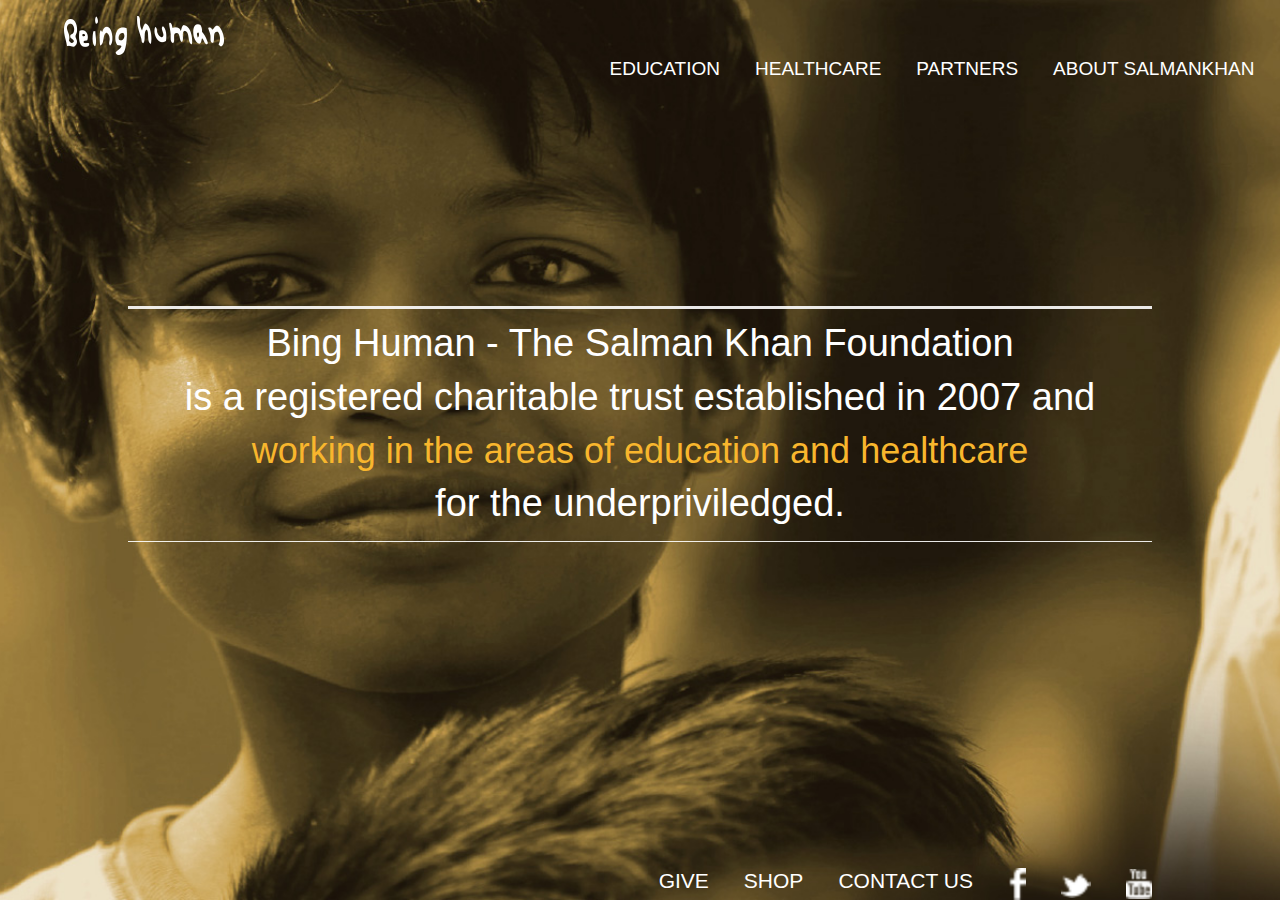
<file: index.html>
<!DOCTYPE html>
<html lang="en">

<head>
  <meta charset="UTF-8">
  <meta http-equiv="X-UA-Compatible" content="IE=edge">
  <meta name="viewport" content="width=device-width, initial-scale=1.0">
  <title>Being Human Foundation</title>
  <!-- link -->
  <link href="https://cdn.jsdelivr.net/npm/bootstrap@5.2.3/dist/css/bootstrap.min.css" rel="stylesheet">

  <!-- Latest compiled JavaScript -->
  <script src="https://cdn.jsdelivr.net/npm/bootstrap@5.2.3/dist/js/bootstrap.bundle.min.js"></script>
  <link rel="stylesheet" href="style.css">
  <link rel="stylesheet" href="stylem.css">
  <link rel="stylesheet" href="style1.css">

  <link rel="stylesheet" href="https://maxcdn.bootstrapcdn.com/bootstrap/3.4.1/css/bootstrap.min.css">

  <link rel="stylesheet" href="https://cdnjs.cloudflare.com/ajax/libs/jquery/3.7.0/jquery.min.js">

</head>

<body>

<!-- navigation -->
  <div class="navigation">
    <!-- logo -->
    <div class="logo">
      <a href="index.html"> <img src="img/logo.png" alt="beinghuman" width="" height="">
      </a>
    </div>

    <div class="nav_icon">


      <img src="img/home_nav.png" type="button bg-" data-bs-toggle="offcanvas" data-bs-target="#demo" alt="" height="24"
        width="22">

    </div>
    <nav class="topnav">
      <a href="education.html" class="link1">EDUCATION</a>
      &nbsp; &nbsp; &nbsp; &nbsp;
      <a href="healthcare.html" class="link1" title="HEALTHCARE">HEALTHCARE</a>
      &nbsp; &nbsp; &nbsp; &nbsp;
      <a href="partners.html" class="link1" title="PARTNERS">PARTNERS</a>
      &nbsp; &nbsp; &nbsp; &nbsp;
      <a href="aboutsalman.html" class="link1" title="ABOUT SALMAN KHAN">ABOUT SALMANKHAN</a>
      <br><br>

    </nav>
    <!-- mobile navigation -->

    <div class="offcanvas offcanvas-top bg-dark  " id="demo">
      <div class="offcanvas-header ">
        <div class="logo ">
          <a href="index.html"> <img src="img/logo.png" alt="beinghuman" width="" height="">
          </a>
        </div>

        <h1 class="offcanvas-title  "></h1>
        <button type="button" class="btn-close bg-white" data-bs-dismiss="offcanvas"></button>
      </div>
      <div class="offcanvas-body ">
        <div class="mobile" style="display: block; ">
          <a href="education.html" class="link4" title="EDUCATION">EDUCATION</a><br>

          <a href="healthcare.html" class="link4" title="HEALTHCARE">HEALTHCARE</a><br>

          <a href="partners.html" class="link4" title="PARTNERS">PARTNERS</a><br>

          <a href="aboutsalman.html" class="link4" title="ABOUT SALMAN KHAN">ABOUT SALMAN KHAN</a><br>
        </div>

        <!--     
        <button class="btn btn-secondary" type="button">A Button</button> -->
      </div>
    </div>
    <footer>
      <a href="give.html" title="GIVE" class="link2">GIVE</a>
      &nbsp; &nbsp; &nbsp; &nbsp;
      <a href=" shop.html" title="SHOP" class="link2">SHOP</a>
      &nbsp; &nbsp; &nbsp; &nbsp;
      <a href="contact.html" title="CONTACT US" class="link2">CONTACT US</a>
      &nbsp; &nbsp; &nbsp; &nbsp;
      <a href="https://www.facebook.com/BeingHumanOnline" target="_blank">
        <img src="img/fb_icon.png" alt="" width="18" height="32">
      </a>
      &nbsp; &nbsp; &nbsp; &nbsp;
      <a href="https://twitter.com/tweetbeinghuman" target="_blank">
        <img src="img/twitter_icon.png" alt="" width="30" height="28">
      </a>
      &nbsp; &nbsp; &nbsp; &nbsp;
      <a href="https://www.youtube.com/channel/UC7eKam6URdsicf2hbmh9dHg" target="_blank">
        <img src="img/yt_icon.png" alt="" width="26" height="30">
      </a>

    </footer>
  </div>
  <!-- section home -->
  <div class="section_home">

    <div class="main_contain">
      <img src="img/divider.png" alt="" width="100%" height="1%">
      <br>
      <span class="text1">
        Bing Human - The Salman Khan Foundation <br> is a registered charitable trust established in 2007 and
      </span>
      <br>
      <span class="text2">
        working in the areas of education and healthcare
      </span>
      <br>
      <span class="text1">
        for the underpriviledged.

      </span>
      <br>
      <img src="img/divider.png" alt="" width="100%" height="1">
    </div>
  </div>



</body>



</html>
</file>
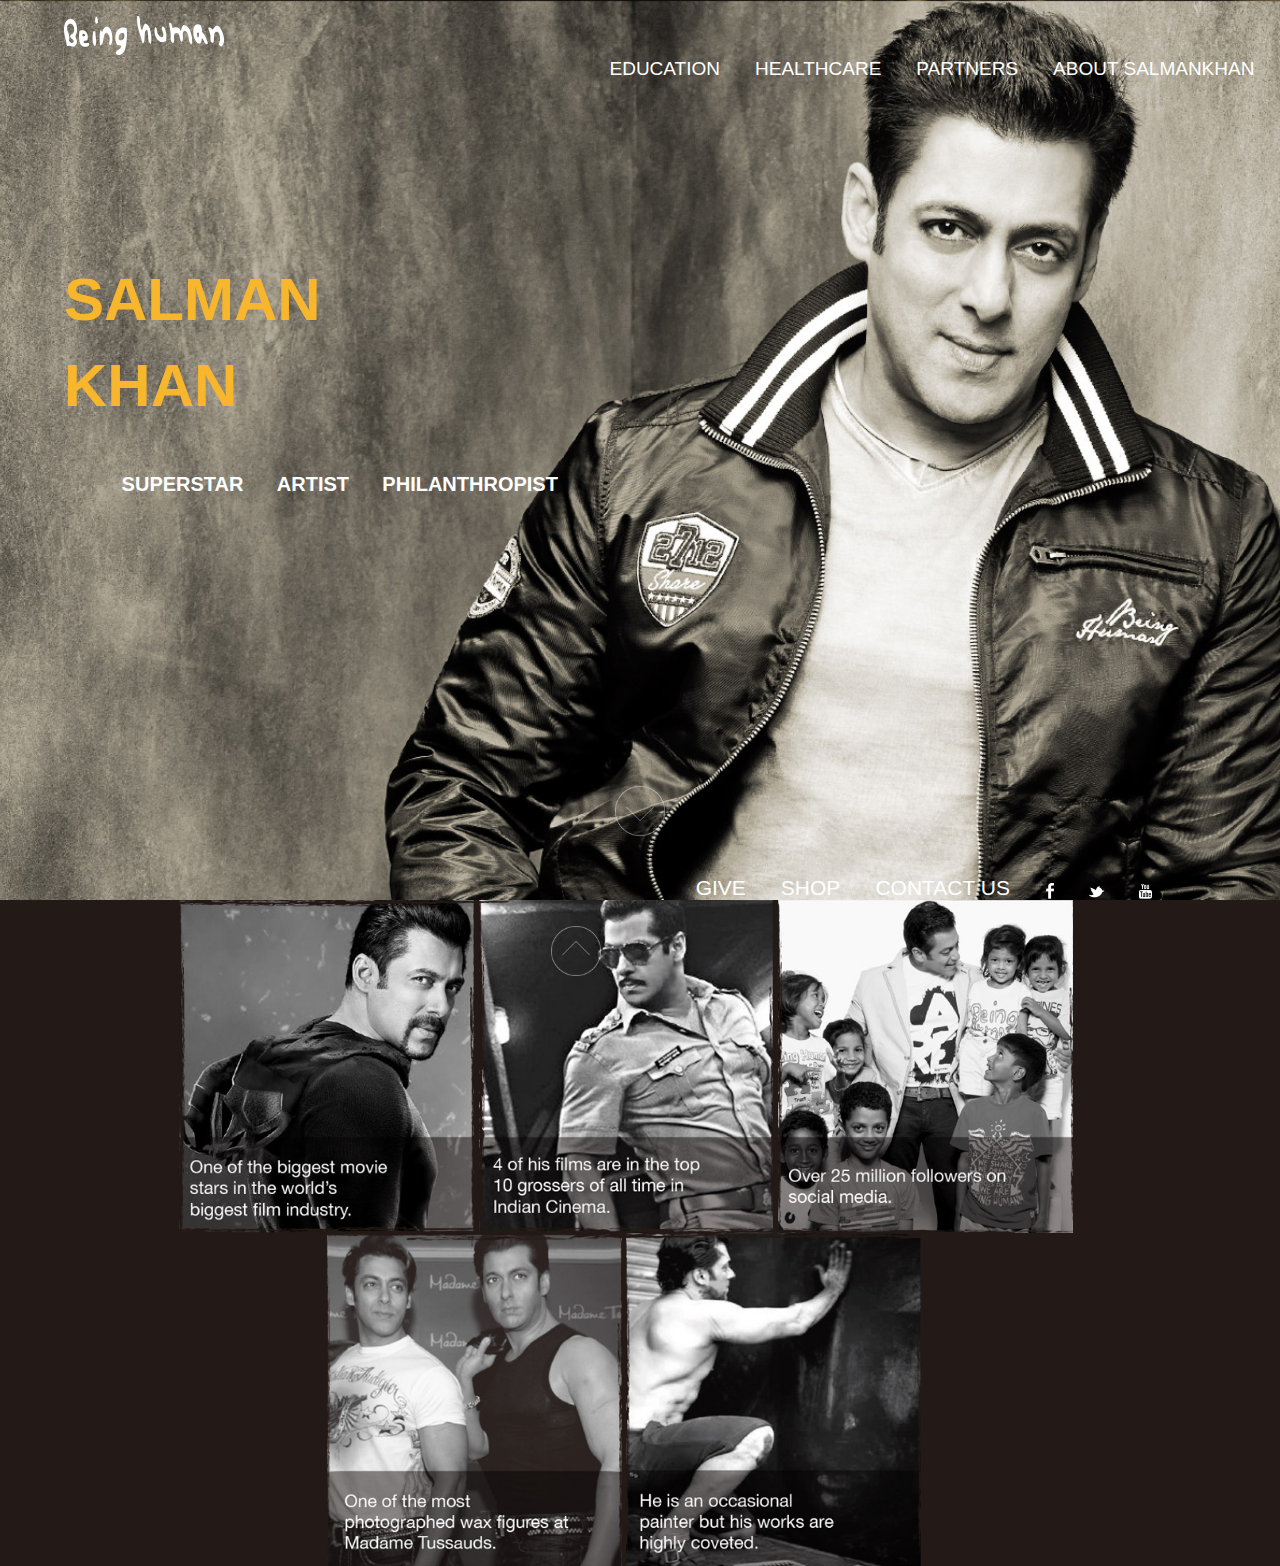
<file: aboutsalman.html>
<!DOCTYPE html>
<html lang="en">

<head>
    <meta charset="UTF-8">
    <meta name="viewport" content="width=device-width, initial-scale=1.0">
    <title>Being Human Foundation</title>
    <!-- link -->
    <link href="https://cdn.jsdelivr.net/npm/bootstrap@5.2.3/dist/css/bootstrap.min.css" rel="stylesheet">

    <!-- Latest compiled JavaScript -->
    <script src="https://cdn.jsdelivr.net/npm/bootstrap@5.2.3/dist/js/bootstrap.bundle.min.js"></script>

    <link rel="stylesheet" href="style.css">
    <link rel="stylesheet" href="stylem.css">
    <link rel="stylesheet" href="style1.css">
    <link rel="stylesheet" href="https://maxcdn.bootstrapcdn.com/bootstrap/3.4.1/css/bootstrap.min.css">

</head>

<body>
<!-- navigation -->
    <div class="navigation">
        <!-- logo -->
        <div class="logo">
            <a href="index.html"> <img src="img/logo.png" alt="beinghuman" width="" height="">
            </a>
        </div>

        <div class="nav_icon">


            <img src="img/home_nav.png" type="button bg-" data-bs-toggle="offcanvas" data-bs-target="#demo" alt=""
                height="24" width="22">

        </div>
        <nav class="topnav">
            <a href="education.html" class="link1">EDUCATION</a>
            &nbsp; &nbsp; &nbsp; &nbsp;
            <a href="healthcare.html" class="link1" title="HEALTHCARE">HEALTHCARE</a>
            &nbsp; &nbsp; &nbsp; &nbsp;
            <a href="partners.html" class="link1" title="PARTNERS">PARTNERS</a>
            &nbsp; &nbsp; &nbsp; &nbsp;
            <a href="aboutsalman.html" class="link1" title="ABOUT SALMAN KHAN">ABOUT SALMANKHAN</a>
            <br><br>

        </nav>

        <!-- mobile navigation -->
        <div class="offcanvas offcanvas-top bg-dark  " id="demo">
            <div class="offcanvas-header ">
                <div class="logo ">
                    <a href="index.html"> <img src="img/logo.png" alt="beinghuman" width="" height="">
                    </a>
                </div>

                <h1 class="offcanvas-title  "></h1>
                <button type="button" class="btn-close bg-white" data-bs-dismiss="offcanvas"></button>
            </div>
            <div class="offcanvas-body ">
                <div class="mobile" style="display: block; ">
                    <a href="education.html" class="link4" title="EDUCATION">EDUCATION</a><br>

                    <a href="healthcare.html" class="link4" title="HEALTHCARE">HEALTHCARE</a><br>

                    <a href="partners.html" class="link4" title="PARTNERS">PARTNERS</a><br>

                    <a href="aboutsalman.html" class="link4" title="ABOUT SALMAN KHAN">ABOUT SALMAN KHAN</a><br>
                </div>

            </div>
        </div>
        <!-- footer -->
        <footer>
            <a href="give.html" title="GIVE" class="link2">GIVE</a>
            &nbsp; &nbsp; &nbsp; &nbsp;
            <a href=" shop.html" title="SHOP" class="link2">SHOP</a>
            &nbsp; &nbsp; &nbsp; &nbsp;
            <a href="contact.html" title="CONTACT US" class="link2">CONTACT US</a>
            &nbsp; &nbsp; &nbsp; &nbsp;
            <a href="https://www.facebook.com/BeingHumanOnline" target="_blank">
                <img src="img/fb_icon.png" alt="" width="9" height="16">
            </a>
            &nbsp; &nbsp; &nbsp; &nbsp;
            <a href="https://twitter.com/tweetbeinghuman" target="_blank">
                <img src="img/twitter_icon.png" alt="" width="15" height="14">
            </a>
            &nbsp; &nbsp; &nbsp; &nbsp;
            <a href="https://www.youtube.com/channel/UC7eKam6URdsicf2hbmh9dHg" target="_blank">
                <img src="img/yt_icon.png" alt="" width="13" height="15">
            </a>

        </footer>
    </div>
    <!-- first section -->
    <div class="section_about" id="about">
        <div class="main_cont_home">
            <div class="text_1about">
                SALMAN <br>
                KHAN <br>
                <span
                    class="small1">SUPERSTAR&nbsp;&nbsp;&nbsp;&nbsp;&nbsp;&nbsp;ARTIST&nbsp;&nbsp;&nbsp;&nbsp;&nbsp;&nbsp;PHILANTHROPIST</span>
            </div>
        </div>
        <div class="down_arrow_1about">
            <a href="#image" onclick="goToByScroll ('2')">
                <img src="img/down_arrow.png" alt="" border="0" height="50" width="50">
            </a>
        </div>
    </div>
    <!-- section2 -->
    <div class="section21" id="image">
        <div class="main_cont1">
            <div class="up_arrow">
                <a href="#about" onclick="goToByScroll ('1')">
                    <img src="img/up_arrow.png" alt="" height="50" width="50">
                </a>
            </div>
            <div class="image_holder6">
                <div class="upper">
                    <div class="img_1"><img src="img/img_1.jpg" alt="" width="100%" height=""></div>
                    <div class="img_1"><img src="img/img_2.jpg" alt="" width="100%"></div>
                    <div class="img_1"><img src="img/img_3.jpg" alt="" width="100%"></div>

                </div>
                <div class="lower">
                    <div class="img_1">
                        <img src="img/img_4.jpg" alt="" width="100%">
                    </div>
                    <div class="img_1"> <img src="img/img_5.jpg" alt="" width="100%"></div>
                </div>
            </div>
        </div>

</body>

</html>
</file>
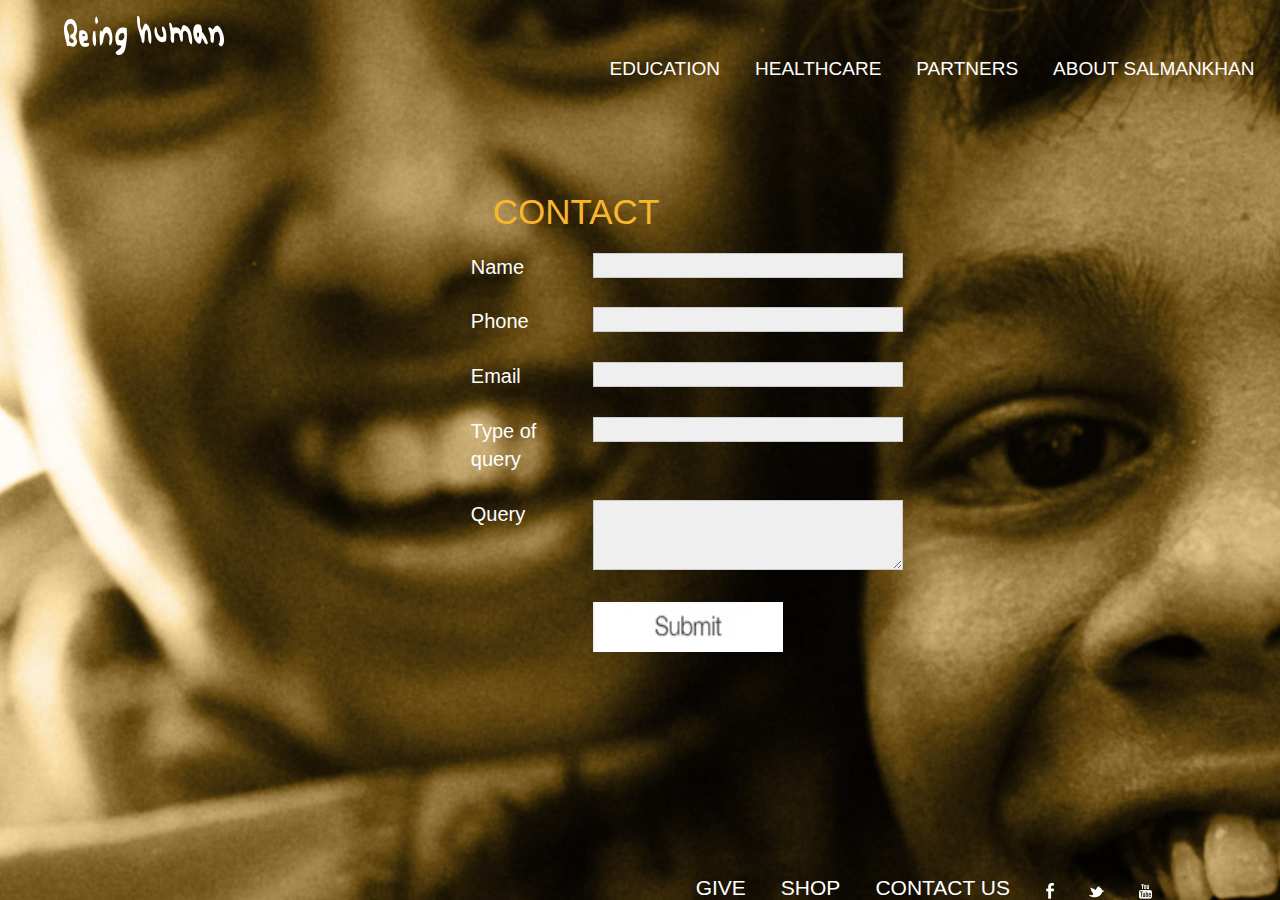
<file: contact.html>
<!DOCTYPE html>
<html lang="en">

<head>
    <meta charset="UTF-8">
    <meta http-equiv="X-UA-Compatible" content="IE=edge">
    <meta name="viewport" content="width=device-width, initial-scale=1.0">
    <title>Being Human Foundation</title>
    <!-- link -->
    <link href="https://cdn.jsdelivr.net/npm/bootstrap@5.2.3/dist/css/bootstrap.min.css" rel="stylesheet">

    <!-- Latest compiled JavaScript -->
    <script src="https://cdn.jsdelivr.net/npm/bootstrap@5.2.3/dist/js/bootstrap.bundle.min.js"></script>
    <link rel="stylesheet" href="style.css">
    <link rel="stylesheet" href="stylem.css">
    <link rel="stylesheet" href="style1.css">
    <link rel="stylesheet" href="https://maxcdn.bootstrapcdn.com/bootstrap/3.4.1/css/bootstrap.min.css">
    <link rel="stylesheet" href="https://cdnjs.cloudflare.com/ajax/libs/jquery/3.7.0/jquery.min.js">

</head>

<body>



    <!-- navigation -->
    <div class="navigation">
        <!-- logo -->
        <div class="logo">
            <a href="index.html"> <img src="img/logo.png" alt="beinghuman" width="" height="">
            </a>
        </div>

        <div class="nav_icon">
            <img src="img/home_nav.png" type="button bg-" data-bs-toggle="offcanvas" data-bs-target="#demo" alt=""
                height="24" width="22">

        </div>
        <nav class="topnav">
            <a href="education.html" class="link1">EDUCATION</a>
            &nbsp; &nbsp; &nbsp; &nbsp;
            <a href="healthcare.html" class="link1" title="HEALTHCARE">HEALTHCARE</a>
            &nbsp; &nbsp; &nbsp; &nbsp;
            <a href="partners.html" class="link1" title="PARTNERS">PARTNERS</a>
            &nbsp; &nbsp; &nbsp; &nbsp;
            <a href="aboutsalman.html" class="link1" title="ABOUT SALMAN KHAN">ABOUT SALMANKHAN</a>
            <br><br>
        </nav>
        <!-- mobile navigation -->
        <div class="offcanvas offcanvas-top bg-dark  " id="demo">
            <div class="offcanvas-header ">
                <div class="logo ">
                    <a href="index.html"> <img src="img/logo.png" alt="beinghuman" width="" height="">
                    </a>
                </div>

                <h1 class="offcanvas-title  "></h1>
                <button type="button" class="btn-close bg-white" data-bs-dismiss="offcanvas"></button>
            </div>
            <div class="offcanvas-body ">
                <div class="mobile" style="display: block; ">
                    <a href="education.html" class="link4" title="EDUCATION">EDUCATION</a><br>

                    <a href="healthcare.html" class="link4" title="HEALTHCARE">HEALTHCARE</a><br>

                    <a href="partners.html" class="link4" title="PARTNERS">PARTNERS</a><br>

                    <a href="aboutsalman.html" class="link4" title="ABOUT SALMAN KHAN">ABOUT SALMAN KHAN</a><br>
                </div>

            </div>
        </div>
        <footer>
            <a href="give.html" title="GIVE" class="link2">GIVE</a>
            &nbsp; &nbsp; &nbsp; &nbsp;
            <a href=" shop.html" title="SHOP" class="link2">SHOP</a>
            &nbsp; &nbsp; &nbsp; &nbsp;
            <a href="contact.html" title="CONTACT US" class="link2">CONTACT US</a>
            &nbsp; &nbsp; &nbsp; &nbsp;
            <a href="https://www.facebook.com/BeingHumanOnline" target="_blank">
                <img src="img/fb_icon.png" alt="" width="9" height="16">
            </a>
            &nbsp; &nbsp; &nbsp; &nbsp;
            <a href="https://twitter.com/tweetbeinghuman" target="_blank">
                <img src="img/twitter_icon.png" alt="" width="15" height="14">
            </a>
            &nbsp; &nbsp; &nbsp; &nbsp;
            <a href="https://www.youtube.com/channel/UC7eKam6URdsicf2hbmh9dHg" target="_blank">
                <img src="img/yt_icon.png" alt="" width="13" height="15">
            </a>

        </footer>
    </div>
    <div class="section_contact" id="1">
        <form method="POST" name="contactform" action="contact-form-handler.php" onsubmit="return ValidData()">
            <div class="maindiv">
                <div class="textc1">CONTACT</div>
                <div class="textc2">
                    <div class="input">
                        <div class="name_txt">Name</div>
                        <div class="inp_txt">
                            <input name="name" class="inp" type="text" id="name">
                        </div>
                    </div>
                    <div class="input">
                        <div class="name_txt">Phone</div>
                        <div class="inp_txt">
                            <input name="phone" class="inp" type="text" id="phone">
                        </div>
                    </div>
                    <div class="input">
                        <div class="name_txt">Email</div>
                        <div class="inp_txt">
                            <input name="email" class="inp" type="text" id="email">
                        </div>
                    </div>
                    <div class="input">
                        <div class="name_txt">Type of query</div>
                        <div class="inp_txt">
                            <input name="" class="inp" type="text" id="query1">
                        </div>
                    </div>
                    <div class="input">
                        <div class="name_txt">Query</div>
                        <div class="inp_txt">
                            <textarea name="message" cols="" rows="" class="inp_are" id="query2"></textarea>
                        </div>
                    </div>
                    <div class="input">
                        <div class="name_txt">&nbsp;</div>
                        <div class="inp_txt">
                            <input src="img/submit_btn.jpg" type="image" name="Submit" id="Submit" value="Submit"
                                width="190" height="50">
                        </div>
                    </div>
                </div>
            </div>
        </form>
    </div>
    <script language="JavaScript">
        function ValidData() {
            var email = document.getElementById('email').value;
            if (email == "") {
                alert("Please Provide your email")
                document.getElementById('email').focus();
                return false;
            }
            var name = document.getElementById('name').value;
            if (name == "") {
                alert("Please Provide your name")
                document.getElementById('name').focus();
                return false;
            }
            var phone = document.getElementById('phone').value;
            if (phone == "") {
                alert("Please Provide your contact number")
                document.getElementById('number').focus();
                return false;
            }
            var query1 = document.getElementById('query1').value;
            if (query1 == "") {
                alert("Please enter your query")
                document.getElementById('query1').focus();
                return false;
            }
            var query2 = document.getElementById('query2').value;
            if (query2 == "") {
                alert("Please enter your query")
                document.getElementById('query2').focus();
                return false;
            }


        }


    </script>
</body>

</html>
</file>
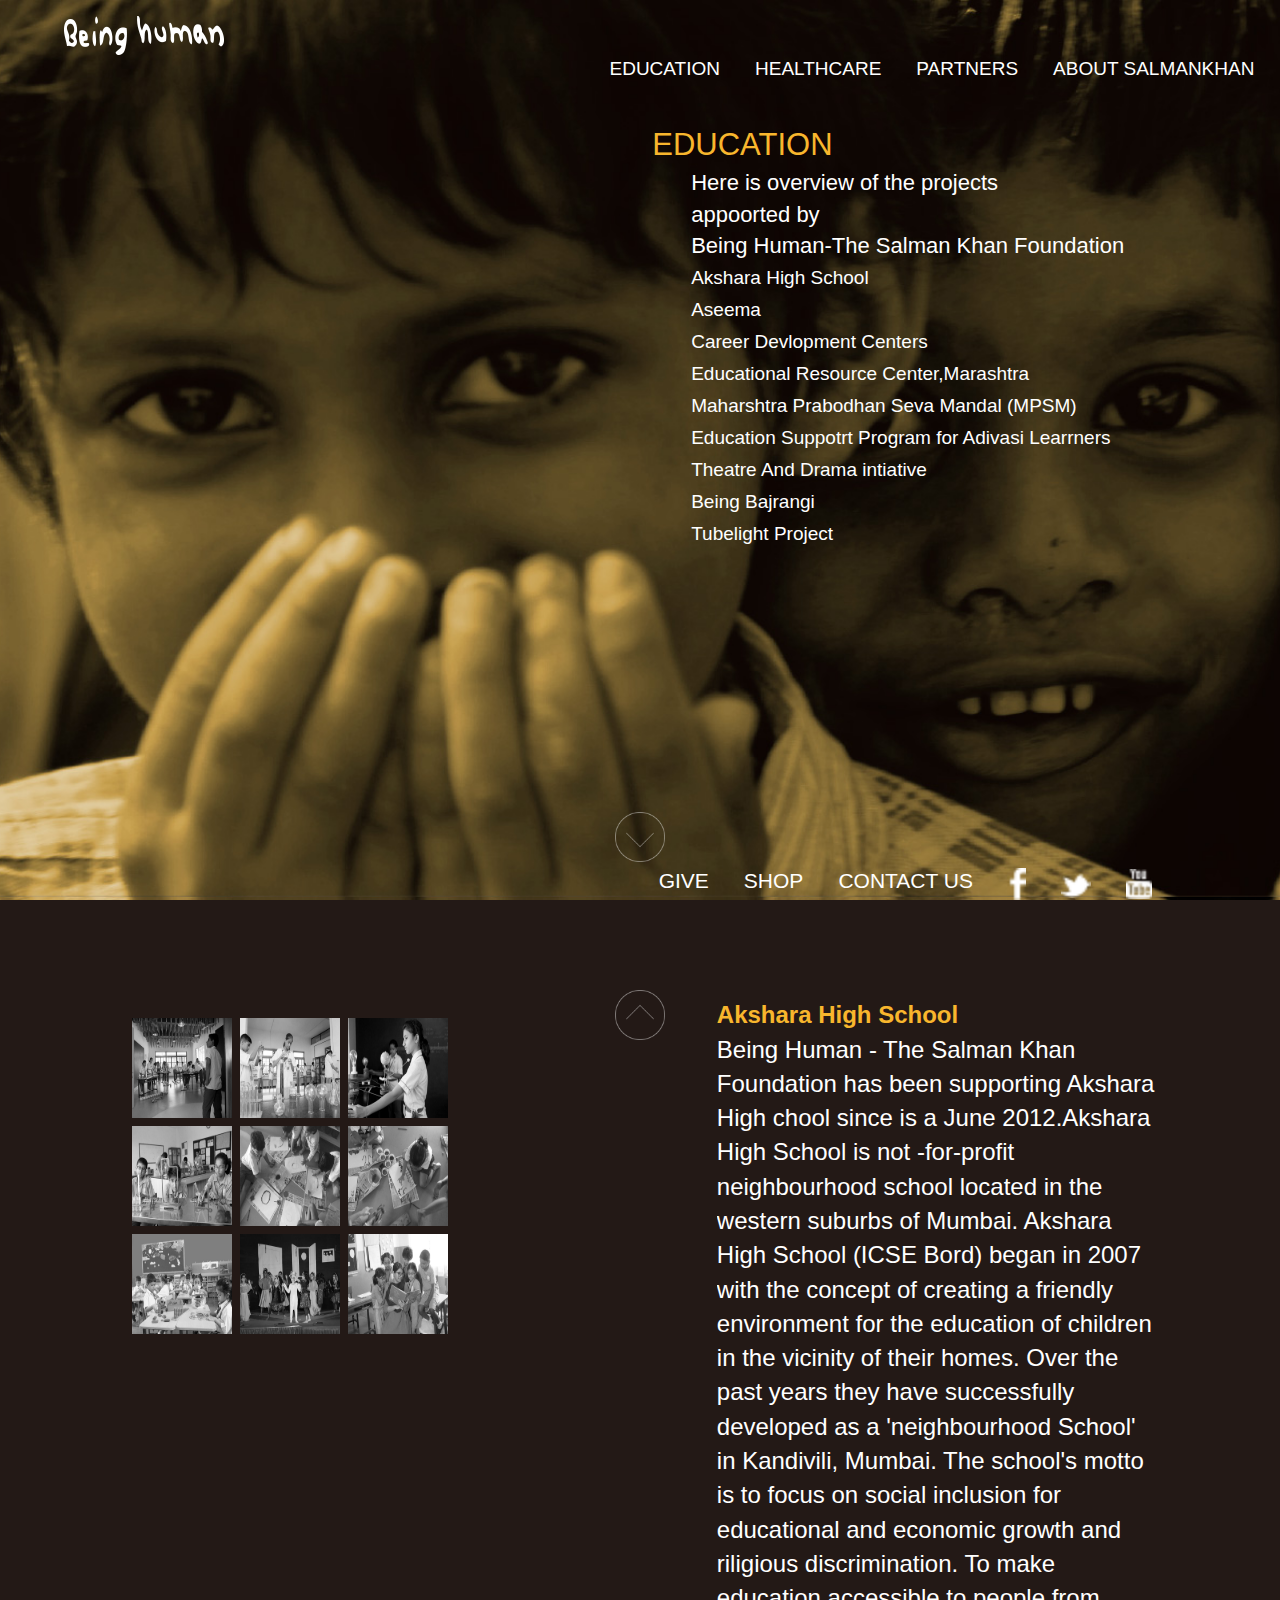
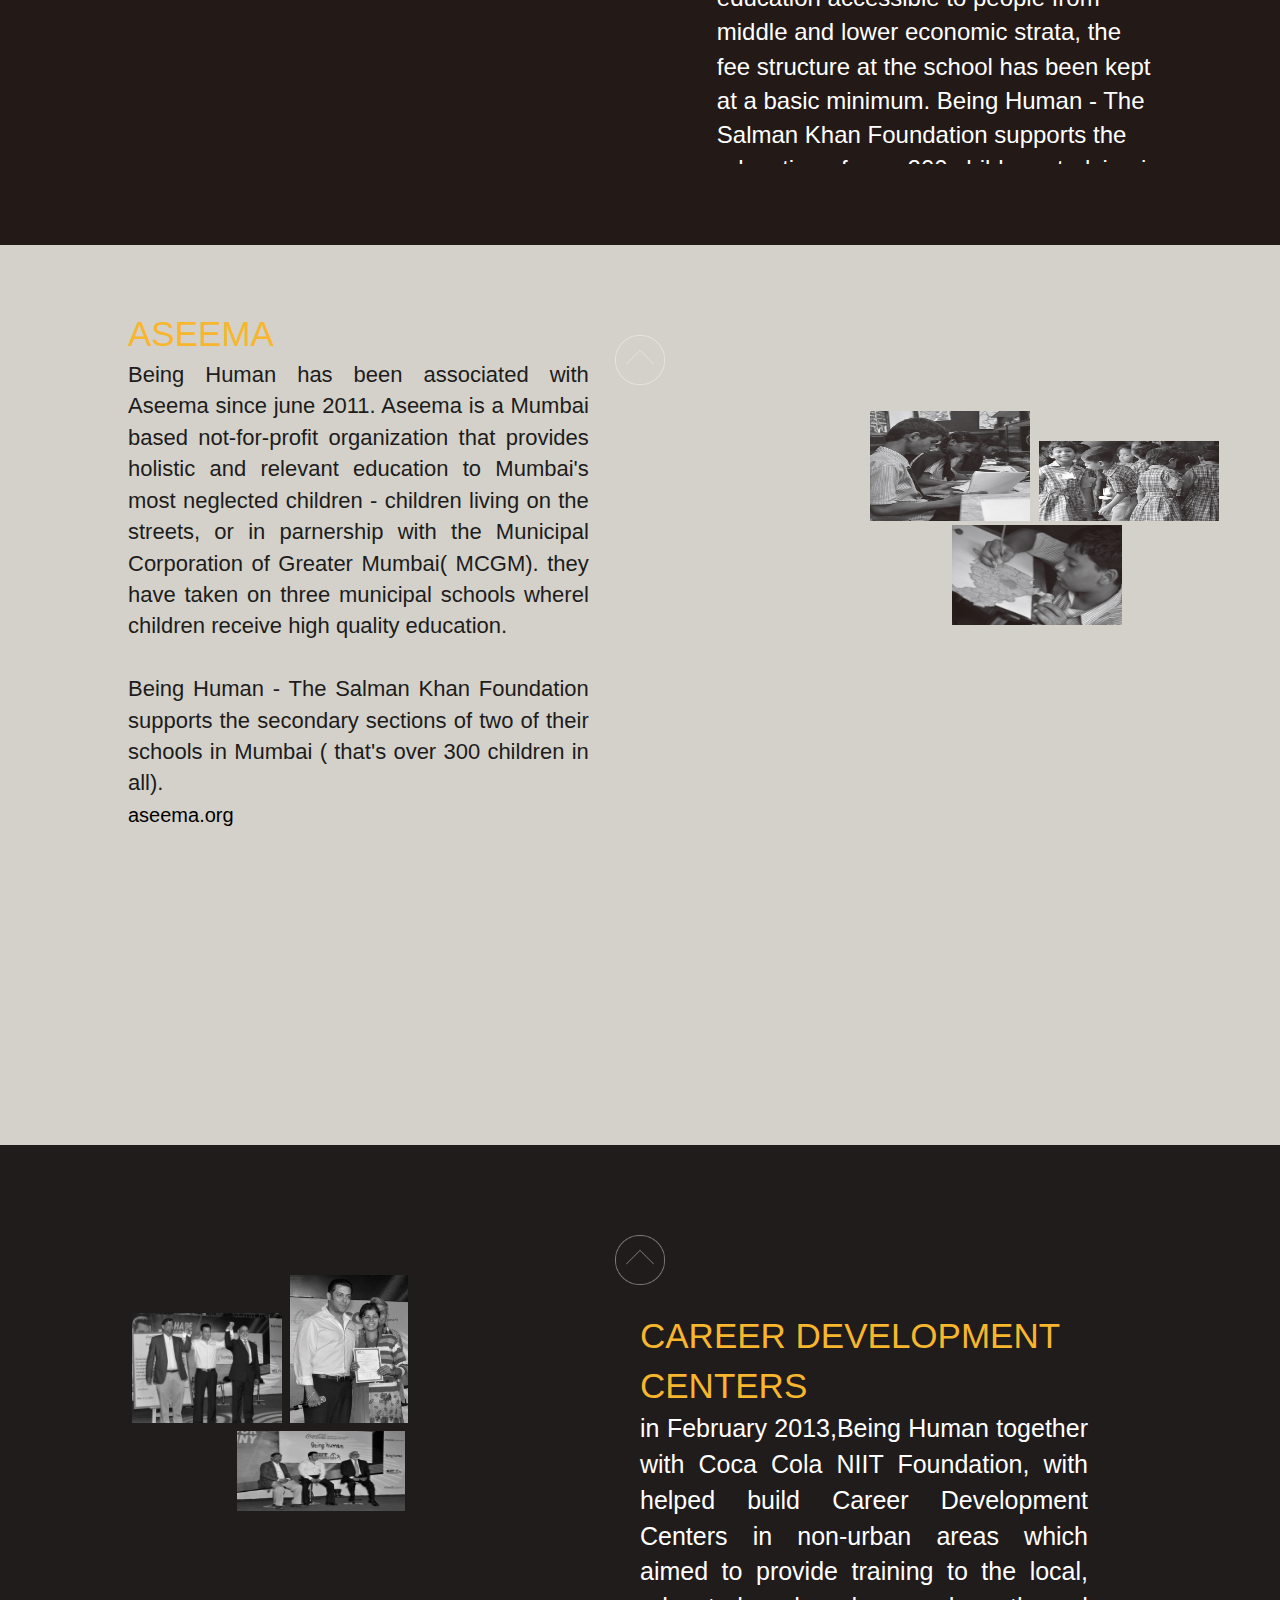
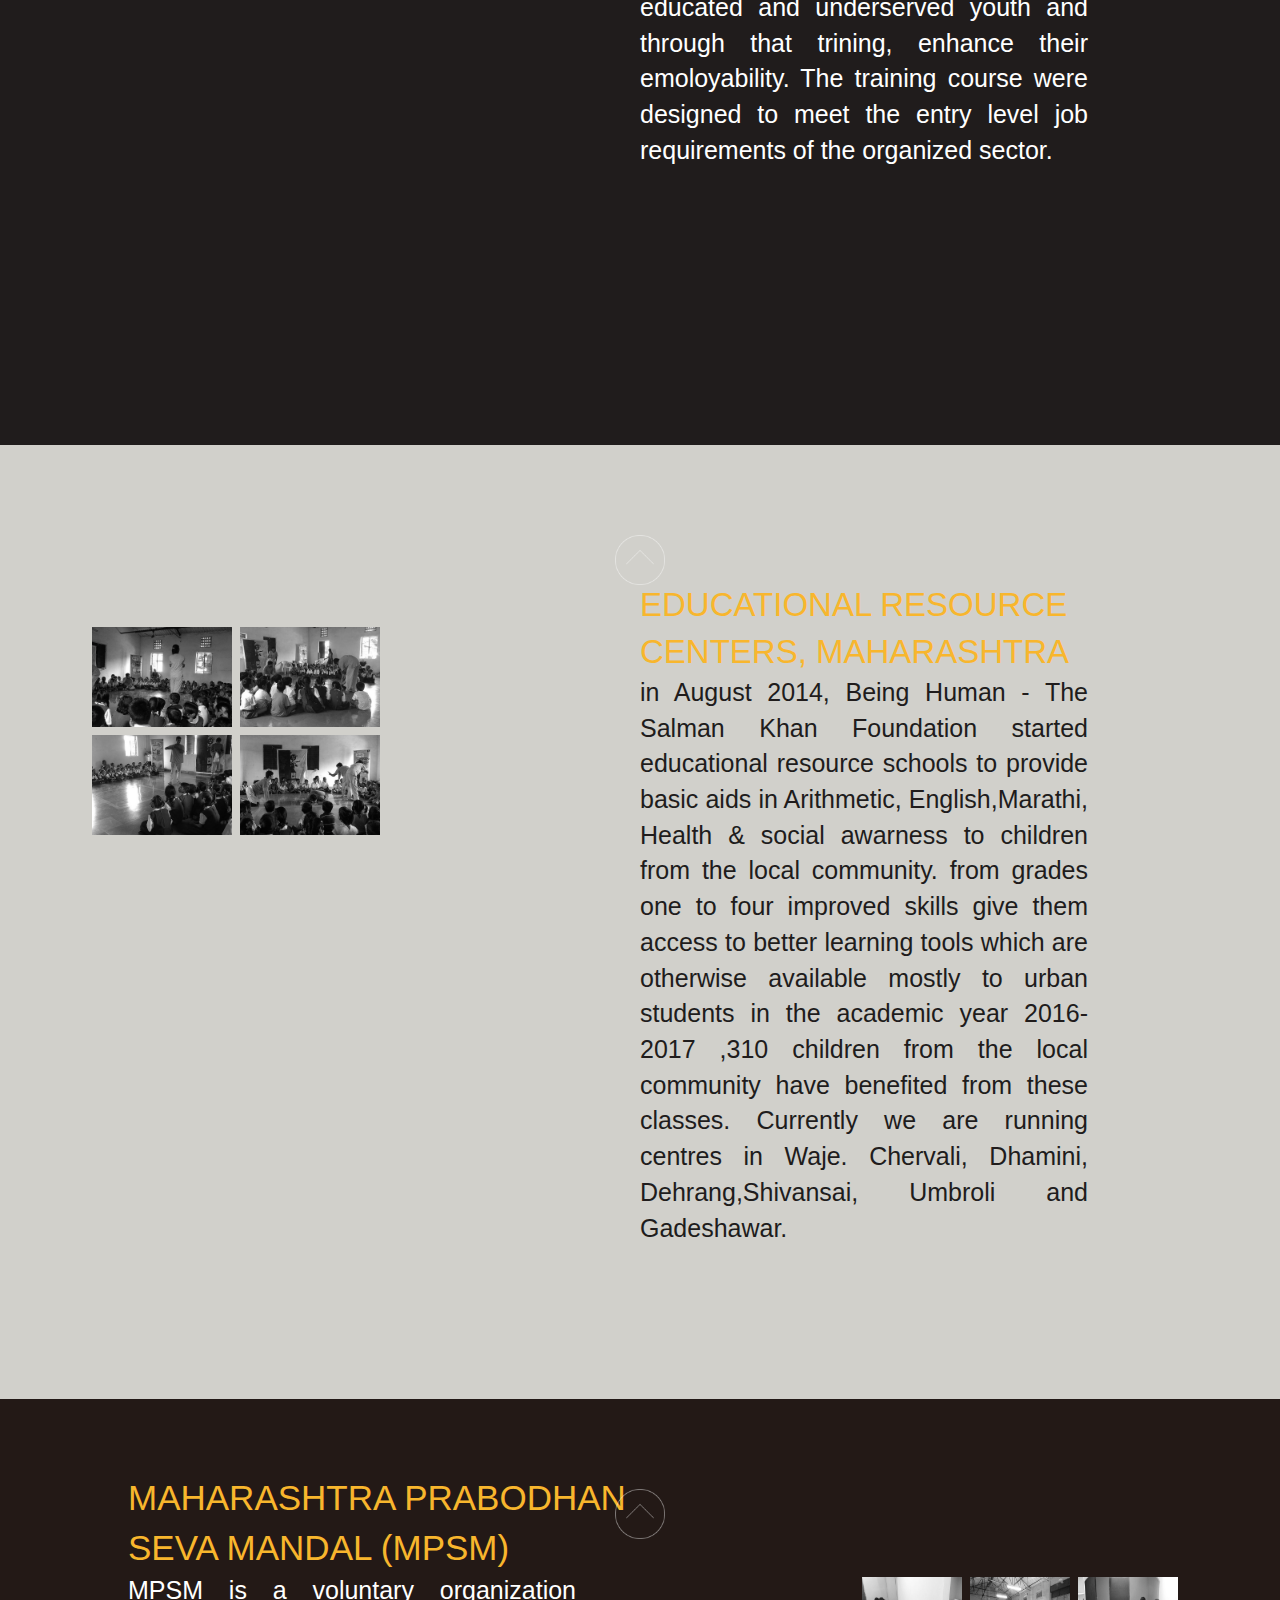
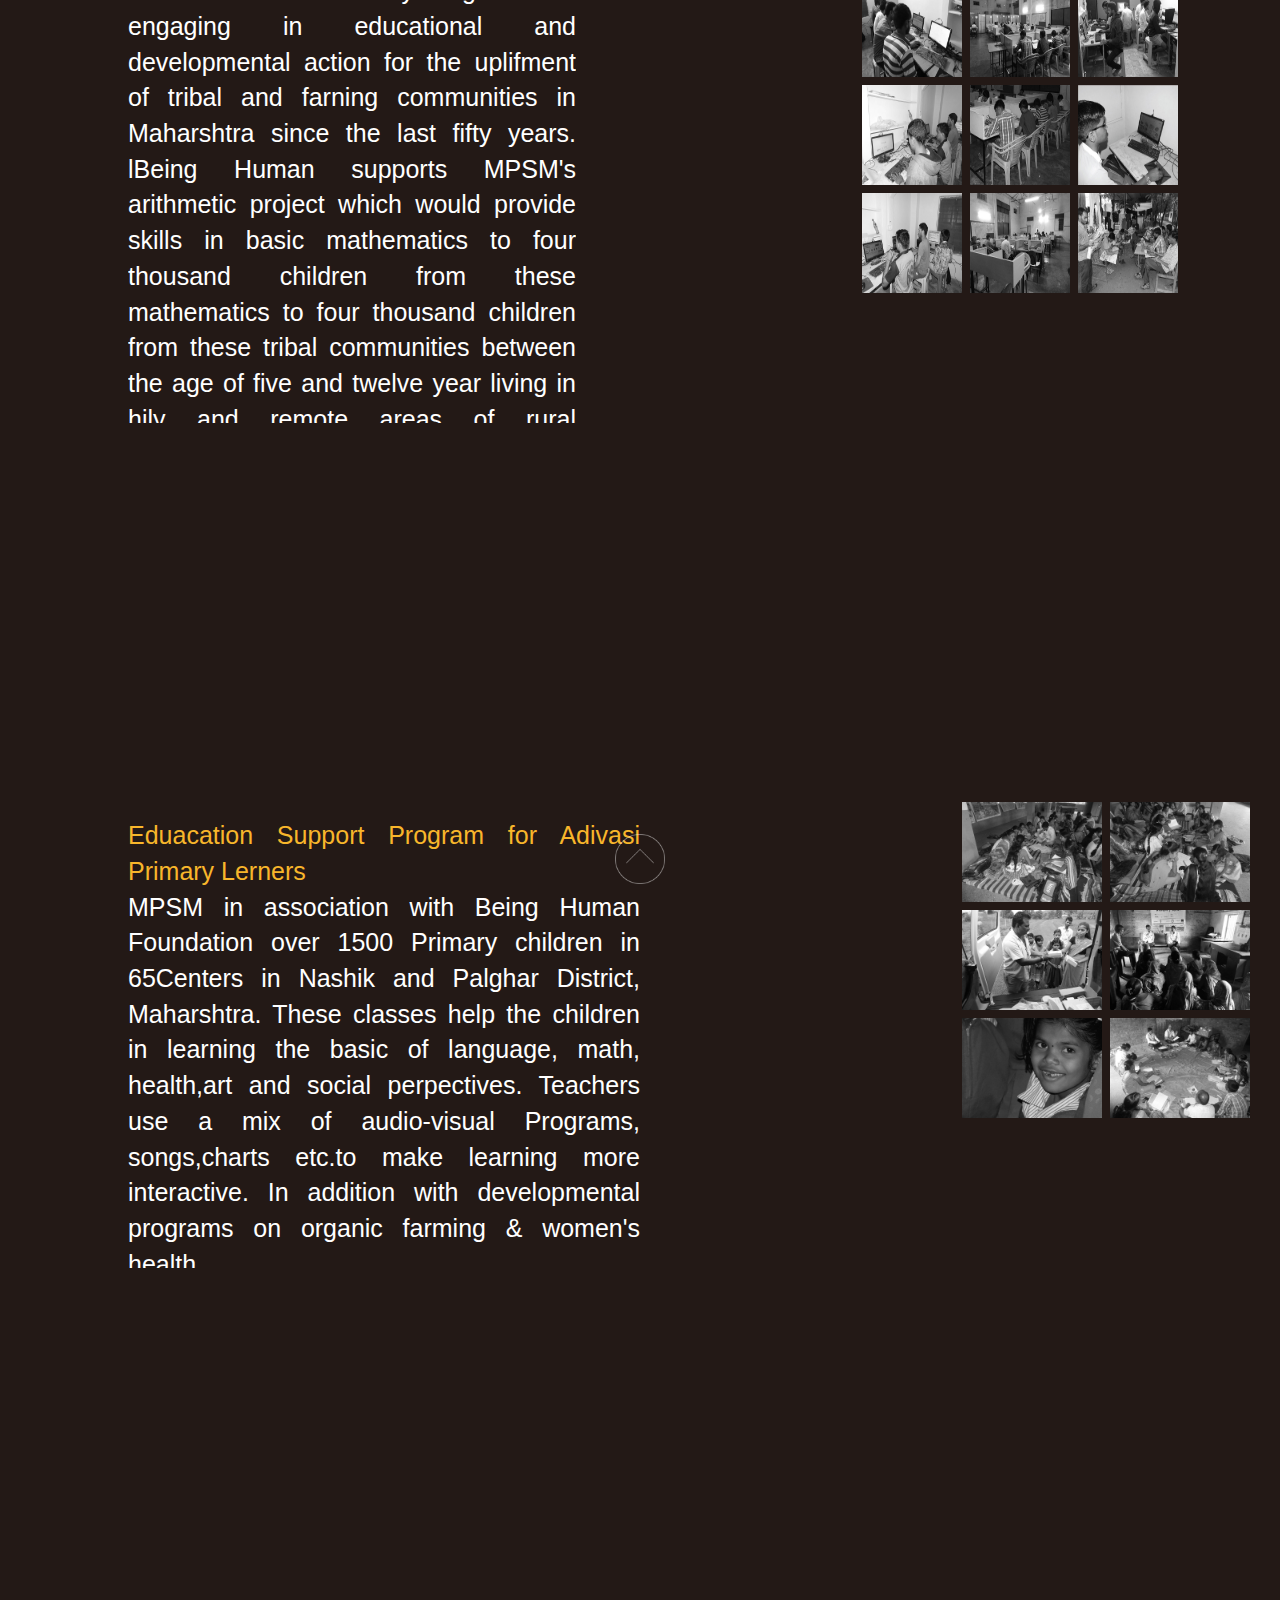
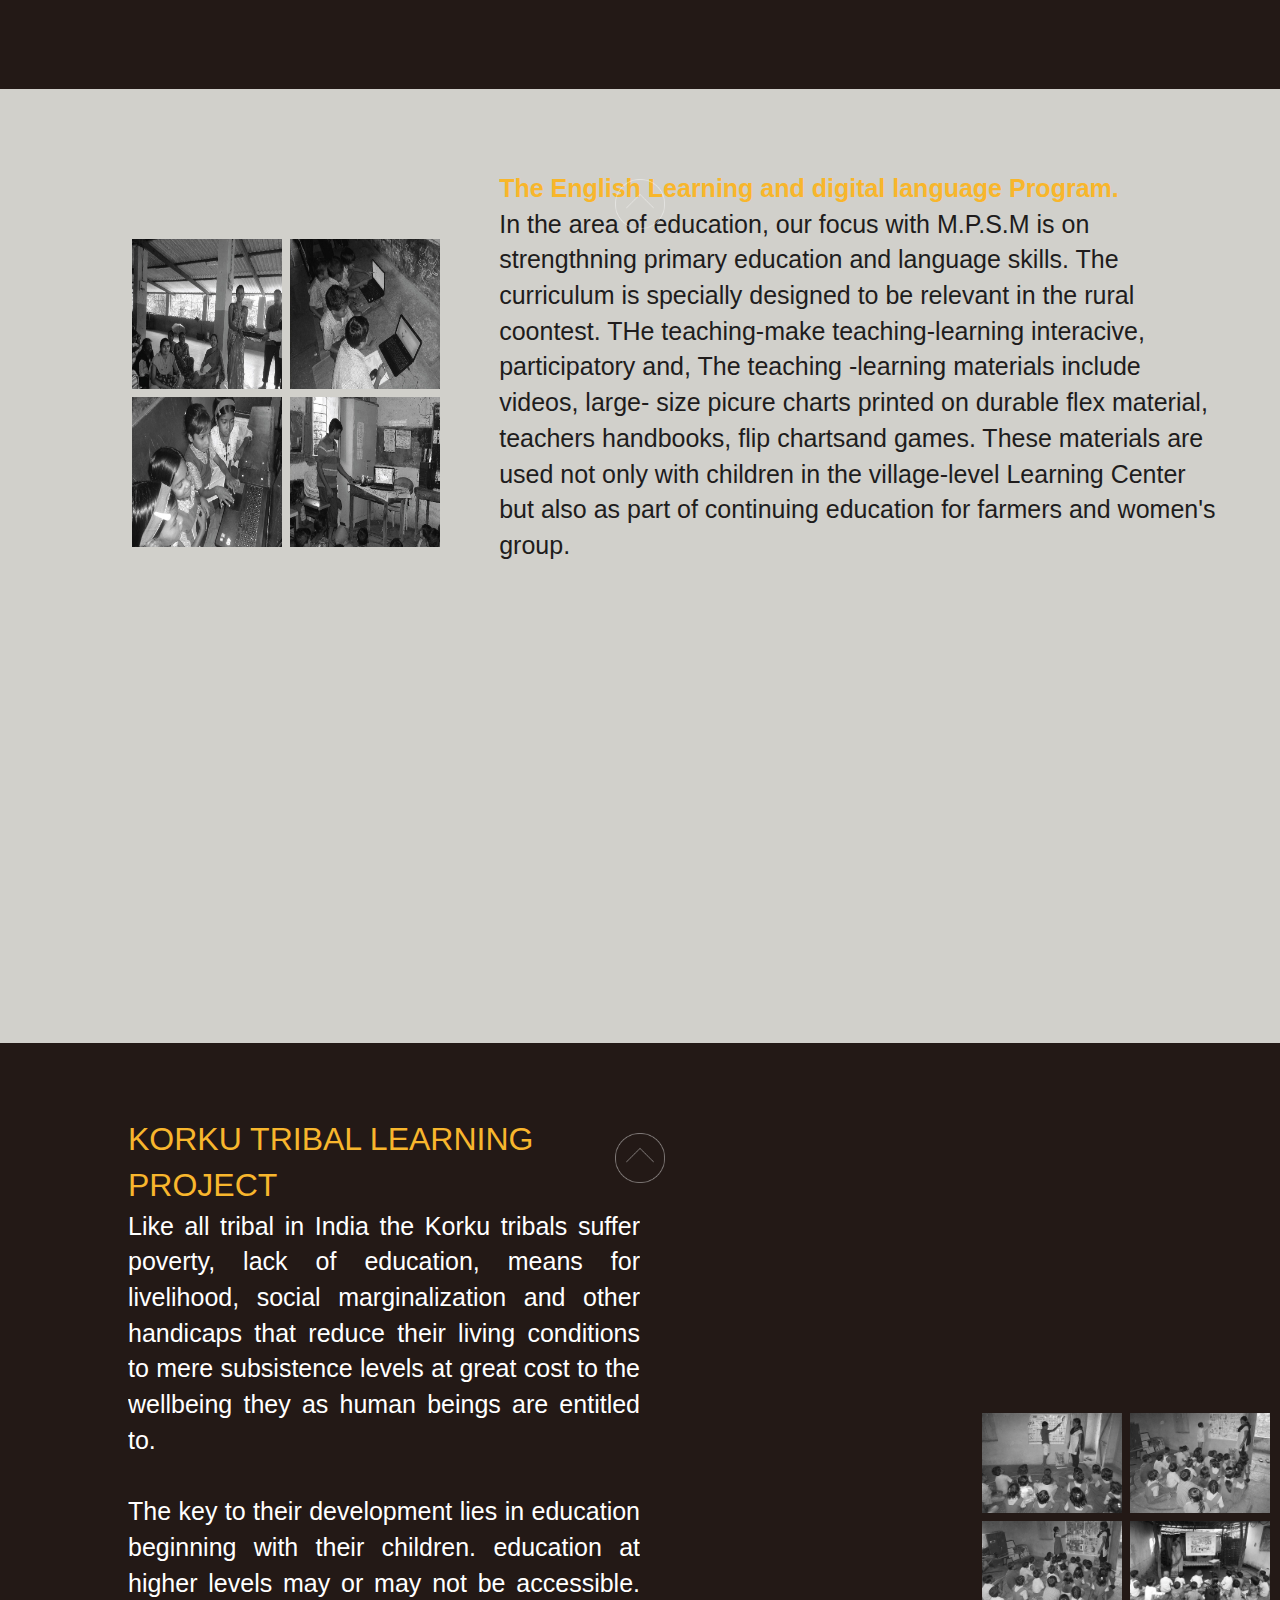
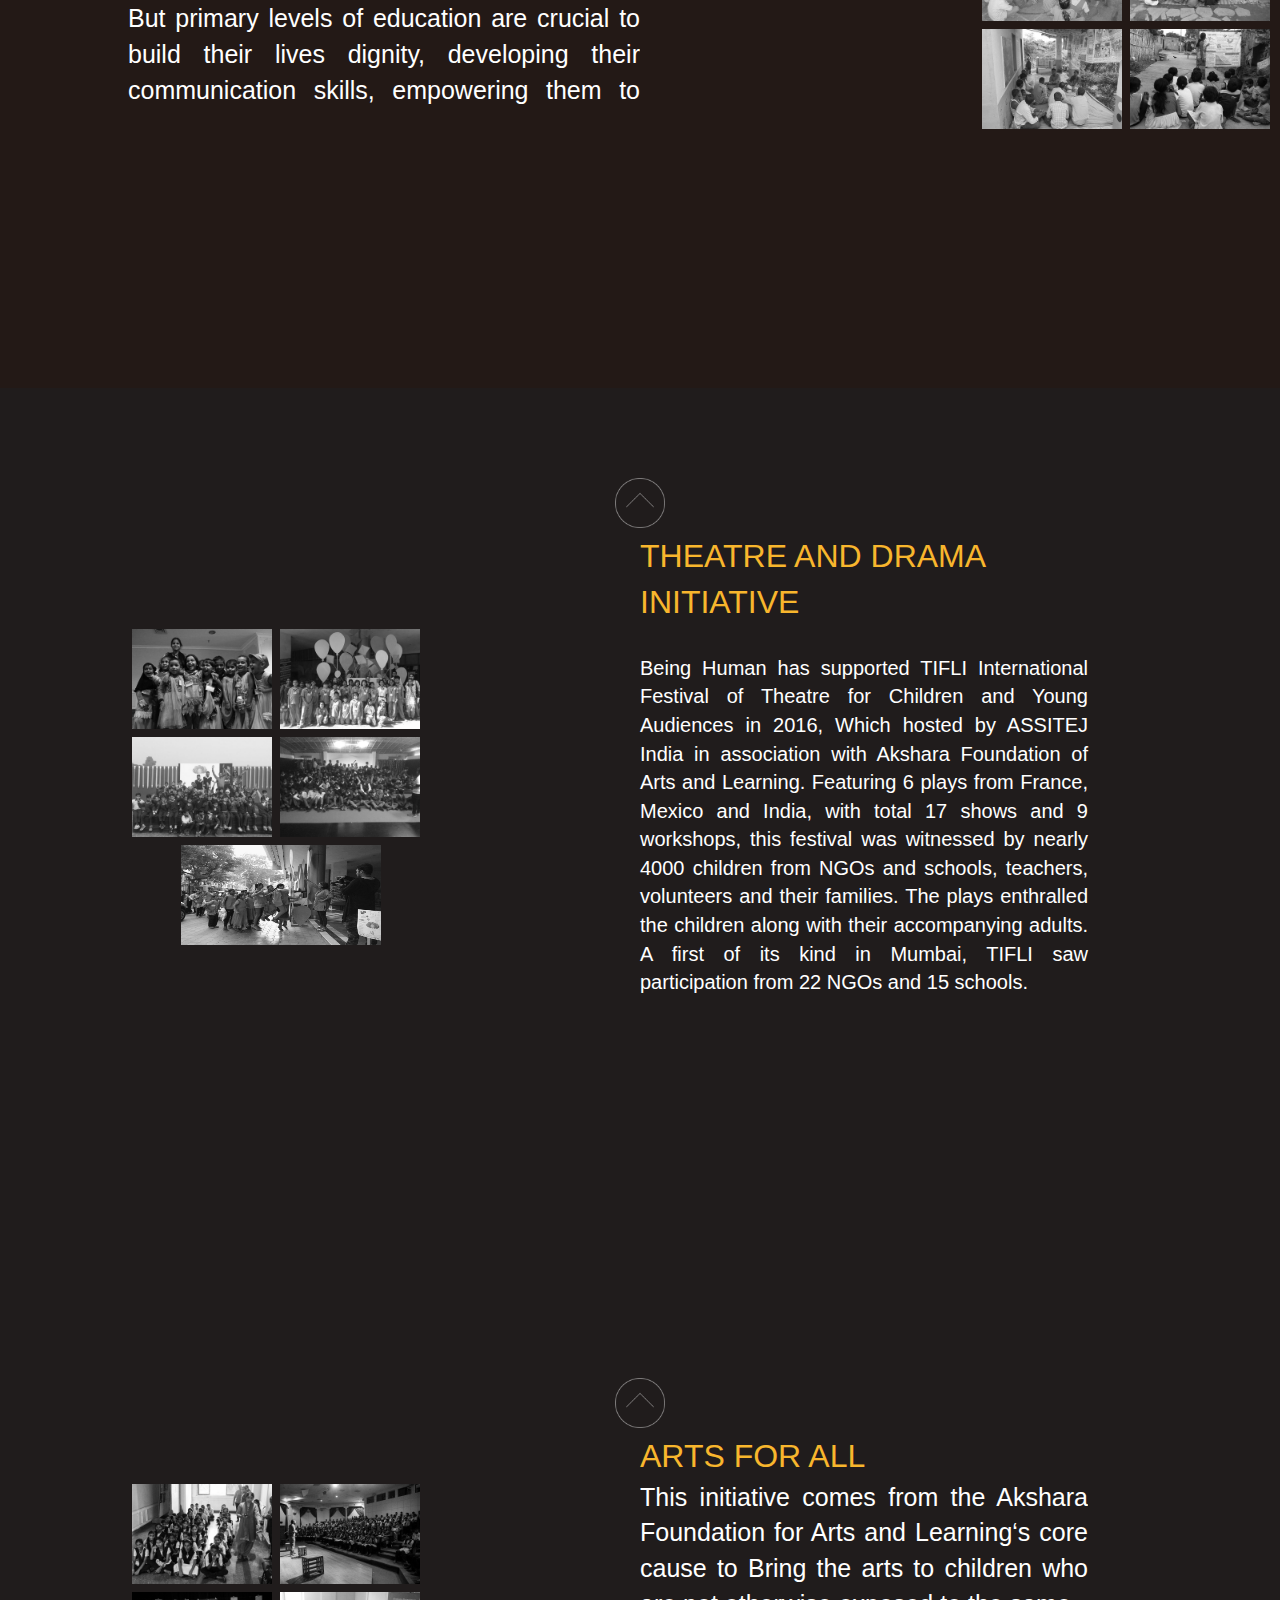
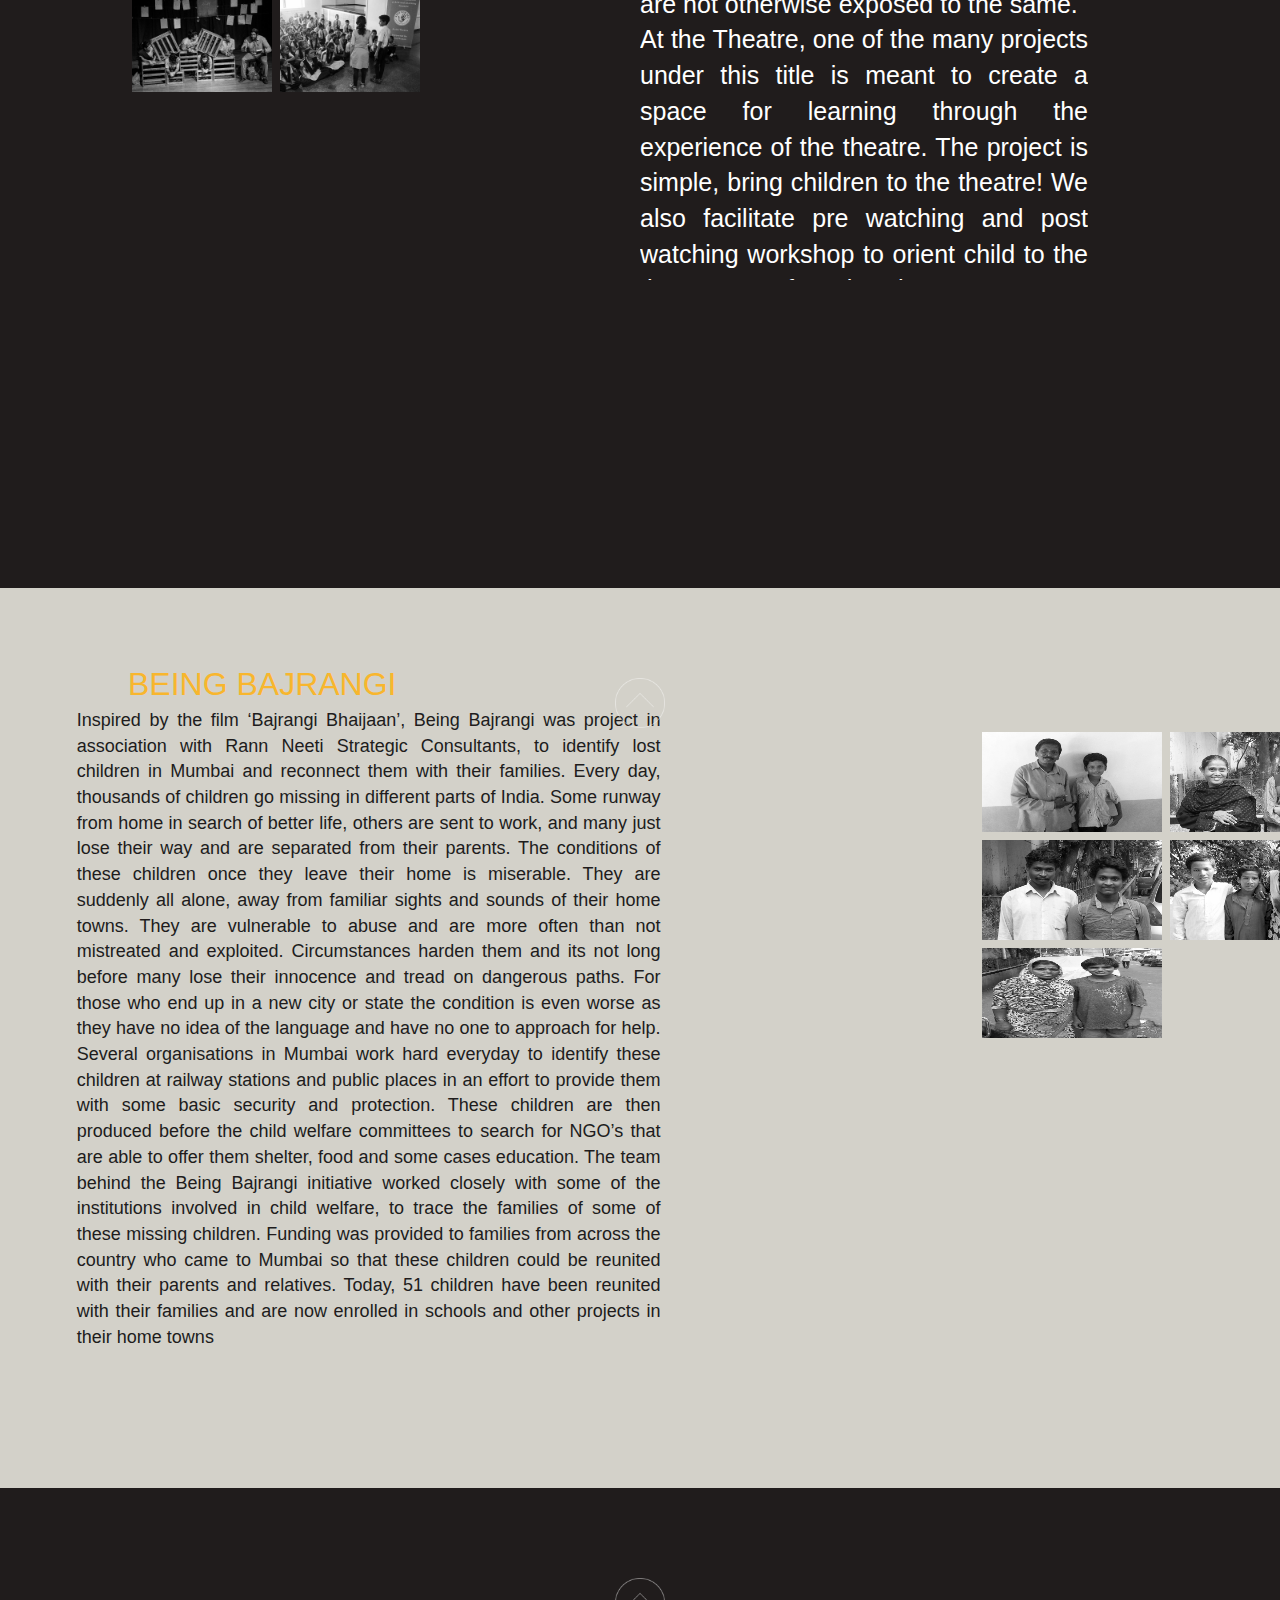
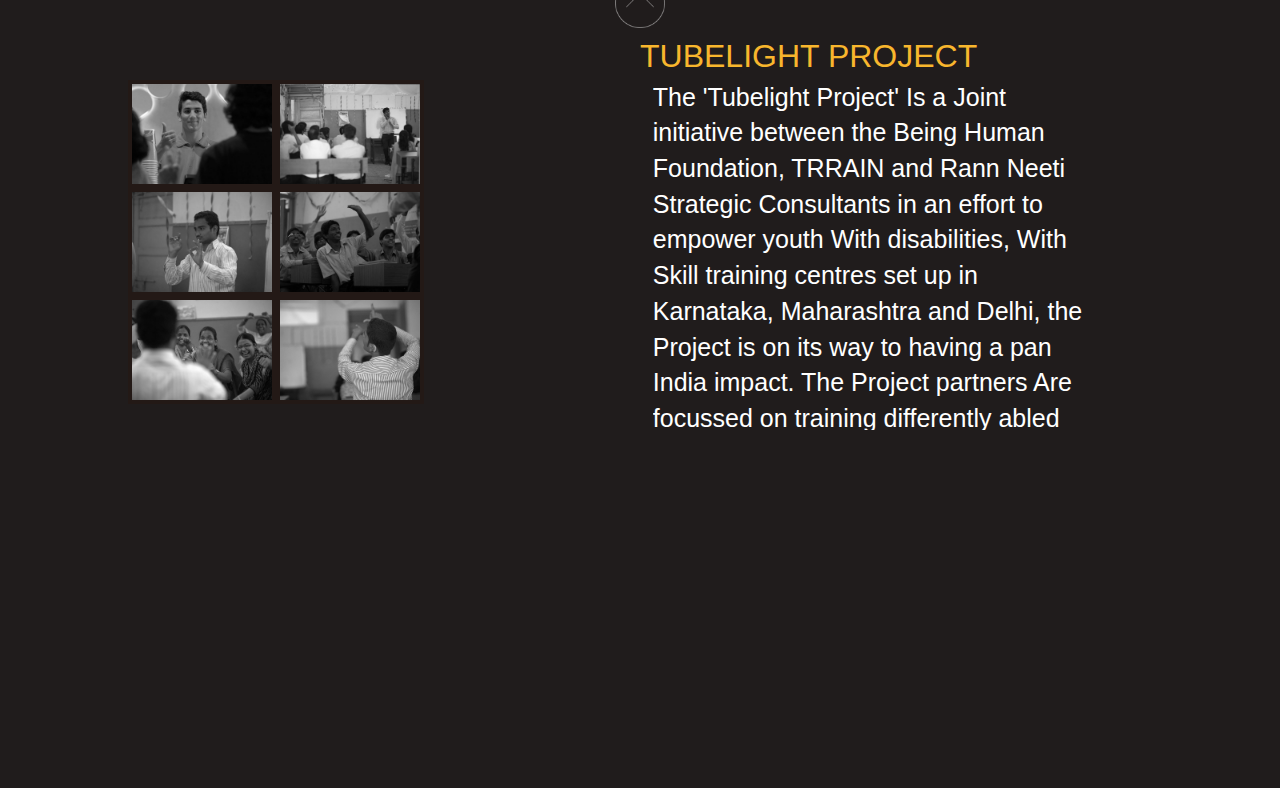
<file: education.html>
<!DOCTYPE html>
<html lang="en">

<head>
  <meta charset="UTF-8">
  <meta http-equiv="X-UA-Compatible" content="IE=edge">
  <meta name="viewport" content="width=device-width, initial-scale=1.0">
  <title>Being Human Foundation</title>
  <!-- link -->
  <link href="https://cdn.jsdelivr.net/npm/bootstrap@5.2.3/dist/css/bootstrap.min.css" rel="stylesheet">

  <!-- Latest compiled JavaScript -->
  <script src="https://cdn.jsdelivr.net/npm/bootstrap@5.2.3/dist/js/bootstrap.bundle.min.js"></script>

  <link rel="stylesheet" href="style.css">
  <link rel="stylesheet" href="stylem.css">
  <link rel="stylesheet" href="style1.css">
  <link rel="stylesheet" href="https://cdnjs.cloudflare.com/ajax/libs/jquery/3.7.0/jquery.min.js">
  <link rel="stylesheet" href="https://maxcdn.bootstrapcdn.com/bootstrap/3.4.1/css/bootstrap.min.css">
</head>

<body>
  <!-- navigation -->
  <div class="navigation">
    <!-- logo -->
    <div class="logo">
      <a href="index.html"> <img src="img/logo.png" alt="beinghuman" width="" height="">
      </a>
    </div>

    <div class="nav_icon">

      <img src="img/home_nav.png" type="button bg-" data-bs-toggle="offcanvas" data-bs-target="#demo" alt="" height="24"
        width="22">

    </div>
    <nav class="topnav">
      <a href="education.html" class="link1">EDUCATION</a>
      &nbsp; &nbsp; &nbsp; &nbsp;
      <a href="healthcare.html" class="link1" title="HEALTHCARE">HEALTHCARE</a>
      &nbsp; &nbsp; &nbsp; &nbsp;
      <a href="partners.html" class="link1" title="PARTNERS">PARTNERS</a>
      &nbsp; &nbsp; &nbsp; &nbsp;
      <a href="aboutsalman.html" class="link1" title="ABOUT SALMAN KHAN">ABOUT SALMANKHAN</a>
      <br><br>

    </nav>

    <!-- mobile navigation -->
    <div class="offcanvas offcanvas-top bg-dark  " id="demo">
      <div class="offcanvas-header ">
        <div class="logo ">
          <a href="index.html"> <img src="img/logo.png" alt="beinghuman" width="" height="">
          </a>
        </div>

        <h1 class="offcanvas-title  "></h1>
        <button type="button" class="btn-close bg-white" data-bs-dismiss="offcanvas"></button>
      </div>
      <div class="offcanvas-body">
        <div class="mobile" style="display: block;">
          <a href="education.html" class="link4" title="EDUCATION">EDUCATION</a><br>

          <a href="healthcare.html" class="link4" title="HEALTHCARE">HEALTHCARE</a><br>

          <a href="partners.html" class="link4" title="PARTNERS">PARTNERS</a><br>

          <a href="aboutsalman.html" class="link4" title="ABOUT SALMAN KHAN">ABOUT SALMAN KHAN</a><br>
        </div>
      </div>
    </div>
                      <!-- footer -->
    <footer>
      <a href="give.html" title="GIVE" class="link2">GIVE</a>
      &nbsp; &nbsp; &nbsp; &nbsp;
      <a href=" shop.html" title="SHOP" class="link2">SHOP</a>
      &nbsp; &nbsp; &nbsp; &nbsp;
      <a href="contact.html" title="CONTACT US" class="link2">CONTACT US</a>
      &nbsp; &nbsp; &nbsp; &nbsp;
      <a href="https://www.facebook.com/BeingHumanOnline" target="_blank">
        <img src="img/fb_icon.png" alt="" width="18" height="32">
      </a>
      &nbsp; &nbsp; &nbsp; &nbsp;
      <a href="https://twitter.com/tweetbeinghuman" target="_blank">
        <img src="img/twitter_icon.png" alt="" width="30" height="28">
      </a>
      &nbsp; &nbsp; &nbsp; &nbsp;
      <a href="https://www.youtube.com/channel/UC7eKam6URdsicf2hbmh9dHg" target="_blank">
        <img src="img/yt_icon.png" alt="" width="26" height="30">
      </a>

    </footer>
  </div>
  <!-- section1  -->
  <div class="section1" id="1">
    <div class="maincontain2">
      <div class="bold"> EDUCATION </div>
      <div class="text_3">Here is overview of the projects <br> appoorted by <br> Being Human-The Salman Khan Foundation
        <br>
        <a href="#akshara" class="link3" onclick="goToByScroll ('2')">Akshara High School </a>
        <br>
        <a href="#aseema" class="link3" onclick="goToByScroll ('3')">Aseema</a> <br>
        <a href="#career" class="link3" onclick="goToByScroll ('4')">Career Devlopment Centers</a>
        <br>
        <a href="#educational" class="link3" onclick="goToByScroll ('5')">Educational Resource Center,Marashtra</a>
        <br>
        <a href="#maharashtra" class="link3" onclick="goToByScroll ('6')">Maharshtra Prabodhan Seva Mandal
          (MPSM)</a>
        <br>
        <a href="#education" class="link3" onclick="goToByScroll ('7')"> Education Suppotrt Program for Adivasi
          Learrners</a>
        <br>
        <a href="#theatre" class="link3" onclick="goToByScroll ('8')"> Theatre And Drama intiative</a>
        <br>
        <a href="#being" class="link3" onclick="goToByScroll ('9')">Being Bajrangi</a> <br>
        <a href="#tubelight" class="link3" onclick="goToByScroll ('12')">Tubelight Project</a>

      </div>
      <div class="down_arrow" id="">
        <a href="#akshara" onclick="goToByScroll ('2')">
          <img src="img/down_arrow.png" alt="" border="0" height="50" width="50">
        </a>
      </div>
    </div>
  </div>
  <!-- section2 -->
  <div class="section2" id="akshara">
    <div class="maincontain3">
      <div class="up_arrow">
        <a href="" onclick="goToByScroll ('1')">
          <img src="img/up_arrow.png" alt="" height="50" width="50">
        </a>
      </div>
      <!-- scrolltext -->
      <div class="text_10"> <br>
        <strong class="akshara">Akshara High School</strong> <br>
        Being Human - The Salman Khan Foundation has been supporting Akshara High chool since is a June 2012.Akshara
        High
        School is not -for-profit neighbourhood school located in the western suburbs of Mumbai.
        Akshara High School (ICSE Bord) began in 2007 with the concept of creating a friendly environment for the
        education of children in the
        vicinity of their homes. Over the past years they have successfully developed as a 'neighbourhood School' in
        Kandivili, Mumbai. The school's motto is to focus on social inclusion for educational and economic growth and
        riligious discrimination. To
        make education accessible to people from middle and lower economic strata, the fee structure at the school has
        been kept at a basic minimum.
        Being Human - The Salman Khan Foundation supports the education of over 200 children studying in Akshara High
        School <br>
        <strong class="akshara"> Art at Akshara</strong> <br>
        This year Being Human - The Salman Khan Foundation is supporting the art programme at Akshara High School. The
        programme is conducted under the
        guidance of artists and aims to help thinkers become confident and progressive thinkers through a visual arts
        curriculm and teacher training programme.
        To enhance the expirence and give the children the ideal environment to learn art and Art Lab has been built in
        Akshara High School by Being Human -
        The Salman Khan Foundation. <br>
        <strong class="akshara"> Agastya at Akshara</strong>
        With an aim to spark curiosity. nurture creavity and build condfidence among economically disadvantaged
        children, Akshara High School in collaboration with
        the renowned Agastya Foundation has set up a unique Science Centre. This is the first of its kind Science Centre
        in the city of Mumbai. Children will get to perform
        experiments. learn to make simple models with easily available low-cost materials and paricipate in team-based
        projects. Agastya at Akshara will be open to all children
        from State Bord schools and aims to reach 4000 children in its first year. Being Human The Salman Khan
        Foundation supporting Agastya at Akshara
        since its inception in October 2017.
        <a href="http://aksharaschool.org/" class="link3" target="_blank">aksharaschool.org</a>

      </div>
      <!-- grid -->
      <div class="grid">
        <div class="div">
          <div class="two" id="one"> <img src="img/ed_54_big.jpg" alt="" height="100px" width="100px"></div>
          <div class="two" id="two"><img src="img/ed_55_big.jpg" alt="" height="100px" width="100px"></div>
          <div class="two" id="three"><img src="img/ed_56_big.jpg" alt="" height="100px" width="100px"></div>
          <div class="two" id="four"><img src="img/ed_57_big.jpg" alt="" height="100px" width="100px"></div>
          <div class="two" id="five"><img src="img/ed_58_big.jpg" alt="" height="100px" width="100px"></div>
          <div class="two" id="six"> <img src="img/ed_59_big.jpg" alt="" height="100px" width="100px"></div>
          <div class="two" id="seven"><img src="img/ed_60_big.jpg" alt="" height="100px" width="100px"></div>
          <div class="two" id="eight"> <img src="img/ed_61_big.jpg" alt="" height="100px" width="100px"></div>
          <div class="two" id="nine"><img src="img/ed_62_big.jpg" alt="" height="100px" width="100px"></div>
        </div>
      </div>
    </div>
  </div>
  <!-- section3 -->
  <div class="section3" id="aseema">
    <div class="maincontain3">
      <div class="up_arrow">
        <a href="" onclick="goToByScroll ('1')">
          <img src="img/up_arrow.png" alt="" height="50" width="50">
        </a>
      </div>
      <div class="aseema">ASEEMA</div>
      <div class="text_5">
        Being Human has been associated with Aseema since june 2011. Aseema is a Mumbai based not-for-profit
        organization
        that provides holistic and relevant education to Mumbai's most neglected children - children living on the
        streets, or
        in parnership with the Municipal Corporation of Greater Mumbai( MCGM). they have taken on three municipal
        schools wherel children
        receive high quality education.
        <br> <br>
        Being Human - The Salman Khan Foundation supports the secondary sections of two of their schools in Mumbai (
        that's over 300 children
        in all). <br>
        <a href="https://aseema.org/" class="link5" target="_blank">aseema.org</a>

      </div>
      <!-- grid -->
      <div class="grid2">
        <div class="div1">
          <div class="three" id="one1"><img src="img/ed_4_big.jpg" alt="" height="110px" width="160px"></div>
          <div class="three" id="two2"><img src="img/ed_5_big.jpg" alt="" height="80px" width="180px"></div>
          <div class="three" id="three3"><img src="img/ed_6_big.jpg" alt="" height="100px" width="170px"></div>
          <!-- <div class="three" id="four4">4</div> -->
        </div>
      </div>
    </div>
  </div>
  <!-- section4 -->
  <div class="section4" id="career">
    <div class="maincontain3">
      <div class="up_arrow">
        <a href="" onclick="goToByScroll ('1')">
          <img src="img/up_arrow.png" alt="" height="50" width="50">
        </a>
      </div>
      <div class="career">CAREER DEVELOPMENT <br> CENTERS</div>
      <div class="text_6career">
        in February 2013,Being Human together with Coca Cola NIIT Foundation, with helped build Career Development
        Centers
        in non-urban areas which aimed to provide training to the local, educated and underserved youth and through that
        trining,
        enhance their emoloyability. The training course were designed to meet the entry level job requirements of the
        organized
        sector.
      </div>
      <!-- grid -->
      <div class="grid3">
        <div class="div2">
          <div class="four" id="first"><img src="img/ed_9_big.jpg" alt="" height="110px" width="150px"></div>
          <div class="four" id="second"><img src="img/ed_7_big.jpg" alt="" height="148px" width="118px"></div>
          <div class="four" id="third"><img src="img/ed_8_big.jpg" alt="" height="80px" width="168px"></div>

        </div>
      </div>
      <div>

      </div>

    </div>
  </div>
  <!-- section5 -->
  <div class="section5" id="educational">
    <div class="maincontain3">
      <div class="up_arrow">
        <a href="" onclick="goToByScroll ('1')">
          <img src="img/up_arrow.png" alt="" height="50" width="50">
        </a>
      </div>
      <div class="edu">EDUCATIONAL RESOURCE CENTERS, MAHARASHTRA</div>
      <div class="text_7edu">in August 2014, Being Human - The Salman Khan Foundation started educational resource
        schools
        to provide
        basic aids in Arithmetic, English,Marathi, Health & social awarness to children from the local community. from
        grades one to four improved skills give them access to better learning tools which are otherwise available
        mostly
        to urban students in the academic year 2016-2017 ,310 children from the local community have benefited from
        these classes.
        Currently we are running centres in Waje. Chervali, Dhamini, Dehrang,Shivansai, Umbroli and Gadeshawar.
      </div>
      <div class="grid4">
        <div class="div3">
          <div class="five" id="first1"><img src="img/ed_24_big.jpg" alt="" height="100px"></div>
          <div class="five" id="second2"><img src="img/ed_25_big.jpg" alt="" height="100px" width=""></div>
          <div class="five" id="third3"><img src="img/ed_26_big.jpg" alt="" height="100px" width="px"></div>
          <div class="five" id="fourth4"><img src="img/ed_27_big.jpg" alt="" height="100px"></div>

        </div>
      </div>

    </div>
  </div>
                     <!-- section2 -->
  <div class="section2" id="maharashtra">
    <div class="maincontain3">
      <div class="up_arrow">
        <a href="" onclick="goToByScroll ('1')">
          <img src="img/up_arrow.png" alt="" height="50" width="50">
        </a>
      </div>
      <div class="maha">MAHARASHTRA PRABODHAN <br> SEVA MANDAL (MPSM)</div>
      <div class="text_4m">MPSM is a voluntary organization engaging in educational and developmental action for the
        uplifment of tribal and farning communities in Maharshtra since the last fifty years. lBeing Human supports
        MPSM's
        arithmetic project which would provide skills in basic mathematics to four thousand children from these
        mathematics to four
        thousand children from these tribal communities between the age of five and twelve year living in hily and
        remote areas of rural
        Maharshtra, who attend one of the 200 Learning Centers that use the educational supports of MPSM's educational
        wing,in the districts
        of Nashik, Thane, Raigad, Dhule and Nandurbar.
        <br> <br>
        <span class="yellow">Computer program</span>
        <br>
        Being Human foundation supports the computer program Human at Maharshtra Prabodhan Seva Mandal,Nashik. In the
        campus there is hostel
        built for young tribal students who are either students in the neighboring colleges or are preparing for
        public competitive exams.
        Per batch around 180 students are part of this program, all belonging to the scheduled Tribe communities in
        villages
        spread over 6 talukas of palghar, Nandurbar, Dhule, and Nashik districts the tribal students who have no
        access to information
        technology and other supports for learning are helped at this facility.

      </div>
      <div class="grid5">
        <div class="div4">
          <div class="six" id="one11"> <img src="img/ed_14_big.jpg" alt="" height="100px" width="100px"></div>
          <div class="six" id="two11"><img src="img/ed_15_big.jpg" alt="" height="100px" width="100px"></div>
          <div class="six" id="three11"><img src="img/ed_16_big.jpg" alt="" height="100px" width="100px"></div>
          <div class="six" id="four11"><img src="img/ed_17_big.jpg" alt="" height="100px" width="100px"></div>
          <div class="six" id="five11"><img src="img/ed_18_big.jpg" alt="" height="100px" width="100px"></div>
          <div class="six" id="six11"> <img src="img/ed_21a_big.jpg" alt="" height="100px" width="100px"></div>
          <div class="six" id="seven11"><img src="img/ed_19_big.jpg" alt="" height="100px" width="100px"></div>
          <div class="six" id="eight11"> <img src="img/ed_20_big.jpg" alt="" height="100px" width="100px"></div>
          <div class="six" id="nine11"><img src="img/ed_21_big.jpg" alt="" height="100px" width="100px"></div>
        </div>
      </div>
    </div>
  </div>
               <!-- section 2 education -->
  <div class="section2" id="education">
    <div class="maincontain3">
      <div class="up_arrow">
        <a href="" onclick="goToByScroll ('1')">
          <img src="img/up_arrow.png" alt="" height="50" width="50">
        </a>
      </div>
      <div class="bold1"></div>
      <div class="text_4e">
        <span class="yellow">Eduacation Support Program for Adivasi Primary Lerners</span>
        <br>
        MPSM in association with Being Human Foundation over 1500 Primary children in 65Centers in Nashik and Palghar
        District,
        Maharshtra. These classes help the children in learning the basic of language, math, health,art and social
        perpectives.
        Teachers use a mix of audio-visual Programs, songs,charts etc.to make learning more interactive. In addition
        with developmental
        programs on organic farming & women's health. <br>
        The Adivasi children belong to basically 5 clans like Katkari, Mahadev Koli, Wari,Thakur and Kokana. Each clan
        has its own approach
        to educational systems based on its socio-economic Situation. <br>
        The educational interventions based on regular supervision and monitring by experienced project Staff ensure
        that these
        socio-ecinomic Situation. <br>
        The educational interventions based on regular supervision and monitring by experienced project Staff ensure
        taht three socio-ecinomic
        factors are continually assessed and suitable course atterations made so that the classes and their linked
        activities
        of Development countinue to make an impact on the learning lkof Adivasi childeren and the wider awareness
        building on
        education and Development of their communities.
        <br> <a href="https://mpsm.in/" class="link3" target="_blank" title="mpsm.in">www.mpsm.in</a>
      </div>
      <div class="grid6">
        <div class="div5">
          <div class="seven" id="seven1"><img src="img/ed_69_big.jpg" alt="" height="100px"></div>
          <div class="seven" id="seven2"><img src="img/ed_70_big.jpg" alt="" height="100px" width=""></div>
          <div class="seven" id="seven3"><img src="img/ed_71_big.jpg" alt="" height="100px" width="px"></div>
          <div class="seven" id="seven4"><img src="img/ed_72_big.jpg" alt="" height="100px"></div>
          <div class="seven" id="seven5"><img src="img/ed_73_big.jpg" alt="" height="100px"></div>
          <div class="seven" id="seven6"><img src="img/ed_74_big.jpg" alt="" height="100px"></div>
        </div>
      </div>
    </div>
  </div>
  <div class="section5" id="english">
    <div class="maincontain3">
      <div class="up_arrow">
        <a href="" onclick="goToByScroll ('1')">
          <img src="img/up_arrow.png" alt="" height="50" width="50">
        </a>
      </div>
      <div class="bold2"></div>
      <div class="text_7english1">
        <span class="yellow"> <strong>The English Learning and digital language Program.</strong></span>
        <br>
        In the area of education, our focus with M.P.S.M is on strengthning primary education and language skills. The
        curriculum is specially designed to be relevant in the rural coontest. THe teaching-make teaching-learning
        interacive, participatory
        and, The teaching -learning materials include videos, large- size picure charts printed on durable flex
        material, teachers handbooks, flip chartsand games. These
        materials are used not only with children in the village-level Learning Center but also as part of continuing
        education for farmers and women's group. <br> <br>
        Having created a foundation for English Teaching-Learning, we have now built on it and taken it to the next
        level.
        <strong> We have scripted, designed and produced a set of 19 animated video capsules along with a guide for
          facilitators.</strong>
        The systematic use of these educational materials will help meet the following objectives: introduce English
        sentences – speaking and writing; extend the learners’ English vocabulary – speaking and reading and enable
        the learners’ to use basic English in everyday life. Each of the 19 video capsules will be about 5 minutes in
        duration and will have simple 2-D animation with a voice-over. <br> <br>
        <strong>500 DVD copies of the video capsules are produced and distributed to the village-level Learning
          Centres in 9 districts of Maharashtra. In this way thousands of children will benefit from these
          teaching-learning materials.</strong> In addition, the materials will also be shared with a network of
        primary schools and children’s boarding’s in the 9 districts.
      </div>
      <div class="grid7">
        <div class="div6">
          <div class="eight" id="eight1"><img src="img/ed_75_big.jpg" alt="" height="150px" width="150px"></div>
          <div class="eight" id="eight2"><img src="img/ed_76_big.jpg" alt="" height="150px" width="150px"></div>
          <div class="eight" id="eight3"><img src="img/ed_77_big.jpg" alt="" height="150px" width="150px"></div>
          <div class="eight" id="eight4"><img src="img/ed_78_big.jpg" alt="" height="150px" width="150px"></div>

        </div>
      </div>
    </div>

  </div>
  <div class="section2" id="korku">
    <div class="maincontain3">
      <div class="up_arrow">
        <a href="" onclick="goToByScroll ('1')">
          <img src="img/up_arrow.png" alt="" height="50" width="50">
        </a>
      </div>


      <div class="bold1k">KORKU TRIBAL LEARNING <br>
        PROJECT </div>

      <div class="text_44">

        Like all tribal in India the Korku tribals suffer poverty, lack of education, means for livelihood, social
        marginalization and other handicaps that reduce their living conditions to mere subsistence levels at great
        cost to the wellbeing they as human beings are entitled to. <br> <br>

        The key to their development lies in education beginning with their children. education at higher levels may
        or may not be accessible. But primary levels of education are crucial to build their lives dignity, developing
        their communication skills, empowering them to access further skills and higher levels of learning. <br> <br>

        Hence this project aims at strengthening the process of primary education which the government provides
        through zila parishad schools but which needs qualitative inputs in order that the Korku learner optimally
        benefits from the educational processes. <br> <br>

        Through the use of attractive charts developed for a rural and more so tribal context the contents of learning
        are made more familiar and intelligible to the tribal child. This charts cover keys syllabus: viz. English,
        Marathi and Math's basics along with Health and Social Education. <br> <br>

        The key insight into this supplementary educational support is to give Korku child an opportunity to learn and
        thus grow in confidence that such learning is possible at subsequent stages of its growth. <br> <br>

        The learning of the Korku child is of great significance to the family, the community and the clan. When the
        child learns the family looks at this breakthrough as an assertion of the worth of tribal culture, capacity
        for growth, confidence in the future. So when the Korku child learns Korku tribal society develops an identity
        of greater self-confidence, hope in the tribal capacity to cope with a changing world with all its diversity.
        There is strengthening of the human spirit to be oneself and to relate to other human beings without a sense
        of inferiority or of prejudice from ignorance. <br> <br>

        We see education as the prime process of moving ahead
      </div>
      <div class="grid8">
        <div class="div7">

          <div class="nine" id="nine1"><img src="img/ed_42_big.jpg" alt="" height="100px"></div>
          <div class="nine" id="nine2"><img src="img/ed_43_big.jpg" alt="" height="100px" width=""></div>
          <div class="nine" id="nine3"><img src="img/ed_44_big.jpg" alt="" height="100px" width="px"></div>
          <div class="nine" id="nine4"><img src="img/ed_45_big.jpg" alt="" height="100px"></div>
          <div class="nine" id="nine5"><img src="img/ed_46_big.jpg" alt="" height="100px"></div>
          <div class="nine" id="nine6"><img src="img/ed_47_big.jpg" alt="" height="100px"></div>

        </div>
      </div>

    </div>
                                  <!-- section 4 theatre -->
  </div>
  <div class="section4" id="theatre">
    <div class="maincontain3">
      <div class="up_arrow">
        <a href="" onclick="goToByScroll ('1')">
          <img src="img/up_arrow.png" alt="" height="50" width="50">
        </a>
      </div>
      <div class="bold2">THEATRE AND DRAMA <br>
        INITIATIVE</div>
      <div class="text_6"> <br>
        Being Human has supported TIFLI International Festival of Theatre for Children and Young Audiences in 2016,
        Which hosted by ASSITEJ India in association with Akshara Foundation of Arts and Learning. Featuring 6 plays
        from France, Mexico and India, with total 17 shows and 9 workshops, this festival was witnessed by nearly 4000
        children from NGOs and schools, teachers, volunteers and their families. The plays enthralled the children
        along with their accompanying adults. A first of its kind in Mumbai, TIFLI saw participation from 22 NGOs and
        15 schools.

      </div>
      <div class="grid9">
        <div class="div8">

          <div class="ten" id="ten1"><img src="img/ed_28_big.jpg" alt="" height="100px"></div>
          <div class="ten" id="ten2"><img src="img/ed_29_big.jpg" alt="" height="100px" width=""></div>
          <div class="ten" id="ten3"><img src="img/ed_30_big.jpg" alt="" height="100px" width="px"></div>
          <div class="ten" id="ten4"><img src="img/ed_31_big.jpg" alt="" height="100px"></div>
          <div class="ten" id="ten5"><img src="img/ed_32_big.jpg" alt="" height="100px" width="200px"></div>

        </div>
      </div>
    </div>
  </div>
                                    <!-- section 4 -->
  <div class="section4" id="arts">
    <div class="maincontain3">
      <div class="up_arrow">
        <a href="" onclick="goToByScroll ('1')">
          <img src="img/up_arrow.png" alt="" height="50" width="50">
        </a>
      </div>
      <div class="bold2">ARTS FOR ALL</div>
      <div class="text_6a">

        This initiative comes from the Akshara Foundation for Arts and Learning‘s core cause to Bring the arts to
        children who are not otherwise exposed to the same. <br>

        At the Theatre, one of the many projects under this title is meant to create a space for learning through the
        experience of the theatre. The project is simple, bring children to the theatre! We also facilitate pre
        watching and post watching workshop to orient child to the theatre, as often they have not seen a play. This
        is to help open their eyes to look for a meaning, to be open to experience and spark their own imagination
        that the theatre helps fuel. In the post play workshop, we open up dialogues around individual perspective,
        how we look at things differently, how we feel differently and how we experience a moment as a community while
        in theatre. <br>

        The objective is an experience with and through the arts, learning is embedded in the experience itself. Art
        is not a vehicle to learn about worldly things, ours is an effort to give value to the form, to the art, to
        the experience of it. The learning is from what that experience does to mind, body and senses. <br>

        We are also working on curating children’s play at venues across the city, our calendar will run through
        2017-18. Our dream is to have no specific season of children’s theatre this may even encourage theatre
        companies to think alike and perhaps even convert more players to making works for children. <br>

        In the future, Arts for All will also bring community libraries, immersive experience with books, pottery and
        visual art engagements for children.
      </div>
      <div class="grid10">
        <div class="div9">

          <div class="eleven" id="eleven1"><img src="img/ed_38_big.jpg" alt="" height="100px"></div>
          <div class="eleven" id="eleven2"><img src="img/ed_39_big.jpg" alt="" height="100px" width=""></div>
          <div class="eleven" id="eleven3"><img src="img/ed_40_big.jpg" alt="" height="100px" width="px"></div>
          <div class="eleven" id="eleven4"><img src="img/ed_41_big.jpg" alt="" height="100px"></div>

        </div>
      </div>
    </div>
  </div>
  <div class="section3" id="being">
    <div class="maincontain3">
      <div class="up_arrow">
        <a href="" onclick="goToByScroll ('1')">
          <img src="img/up_arrow.png" alt="" height="50" width="50">
        </a>
      </div>
      <div class="bold1">BEING BAJRANGI</div>
      <div class="text_81">

        Inspired by the film ‘Bajrangi Bhaijaan’, Being Bajrangi was project in association with Rann Neeti Strategic
        Consultants, to identify lost children in Mumbai and reconnect them with their families. Every day, thousands
        of children go missing in different parts of India. Some runway from home in search of better life, others are
        sent to work, and many just lose their way and are separated from their parents. The conditions of these
        children once they leave their home is miserable. They are suddenly all alone, away from familiar sights and
        sounds of their home towns. They are vulnerable to abuse and are more often than not mistreated and exploited.
        Circumstances harden them and its not long before many lose their innocence and tread on dangerous paths. For
        those who end up in a new city or state the condition is even worse as they have no idea of the language and
        have no one to approach for help. Several organisations in Mumbai work hard everyday to identify these
        children at railway stations and public places in an effort to provide them with some basic security and
        protection. These children are then produced before the child welfare committees to search for NGO’s that are
        able to offer them shelter, food and some cases education. The team behind the Being Bajrangi initiative
        worked closely with some of the institutions involved in child welfare, to trace the families of some of these
        missing children. Funding was provided to families from across the country who came to Mumbai so that these
        children could be reunited with their parents and relatives. Today, 51 children have been reunited with their
        families and are now enrolled in schools and other projects in their home towns
      </div>
      <div class="grid11">
        <div class="div10">

          <div class="twelve" id="twelve1"><img src="img/ed_33_big.jpg" alt="" height="100px" width="180px"></div>
          <div class="twelve" id="twelve2"><img src="img/ed_34_big.jpg" alt="" height="100px" width="180px"></div>
          <div class="twelve" id="ttwelve"><img src="img/ed_35_big.jpg" alt="" height="100px" width="180px"></div>
          <div class="twelve" id="twelve4"><img src="img/ed_36_big.jpg" alt="" height="100px" width="180px"></div>
          <div class="twelve" id="twelve5"><img src="img/ed_37_big.jpg" alt="" height="90px" width="180px"></div>

        </div>
      </div>
    </div>
  </div>
  <div class="section4" id="tubelight">
    <div class="maincontain3">
      <div class="up_arrow">
        <a href="" onclick="goToByScroll ('1')">
          <img src="img/up_arrow.png" alt="" height="50" width="50">
        </a>
      </div>
      <div class="bold2">TUBELIGHT PROJECT</div>
      <div class="text_111t">

        The 'Tubelight Project' Is a Joint initiative between the Being Human Foundation, TRRAIN and Rann Neeti
        Strategic Consultants in an effort to empower youth With disabilities, With Skill training centres set up in
        Karnataka, Maharashtra and Delhi, the Project is on its way to having a pan India impact. The Project partners
        Are focussed on training differently abled youth to be employable in the retail Sector. With a 100% placement
        success from our Karnataka and Delhi batch, the Project will soon take off in other states as well. The 60 day
        training programme Enables participants to obtain government certification based on which job Interviews are
        lined up and participants are absorbed into roles matching their Interests and Abilities in retail. Thought
        the Tube light Project. We hope to touch The lives of those young adults who had given up the hope of ever
        being Financially independent. We hope to instil confidence in our participants and Empower them to have a
        brighter and better future.
      </div>
      <div class="grid12">
        <div class="div11">

          <div class="thirty" id="thirty1"><img src="img/ed_63_big.jpg" alt="" height="100px"></div>
          <div class="thirty" id="thirty2"><img src="img/ed_64_big.jpg" alt="" height="100px" width=""></div>
          <div class="thirty" id="thirty3"><img src="img/ed_65_big.jpg" alt="" height="100px" width="px"></div>
          <div class="thirty" id="thirty4"><img src="img/ed_66_big.jpg" alt="" height="100px"></div>
          <div class="thirty" id="thirty5"><img src="img/ed_67_big.jpg" alt="" height="100px"></div>
          <div class="thirty" id="thirty6"><img src="img/ed_68_big.jpg" alt="" height="100px"></div>

        </div>
      </div>
    </div>
  </div>
  <!-- body end -->
</body>

</html>
</file>
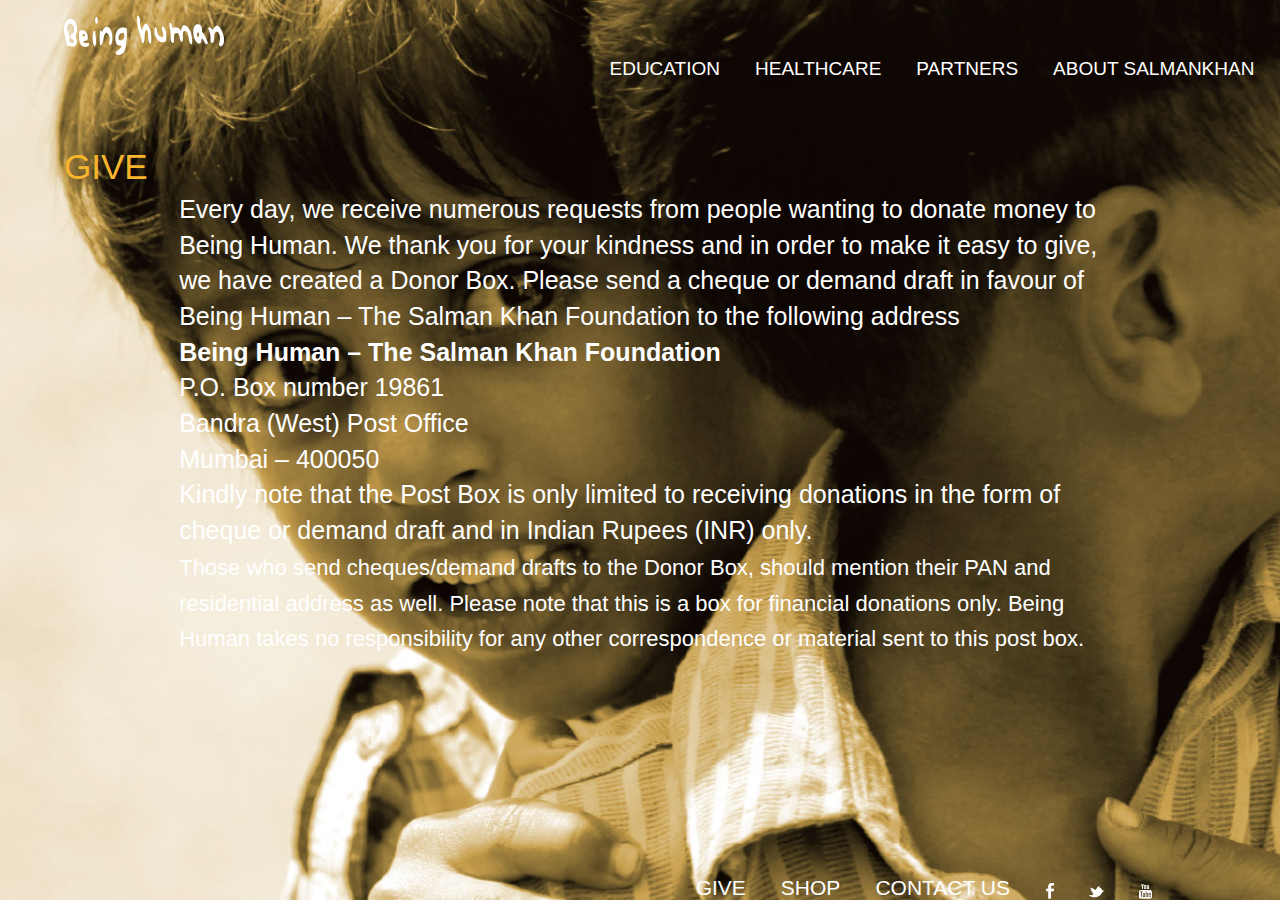
<file: give.html>
<!DOCTYPE html>
<html lang="en">

<head>
  <meta charset="UTF-8">
  <meta name="viewport" content="width=device-width, initial-scale=1.0">
  <title>Being Human Foundation</title>
  <!-- link -->
  <link href="https://cdn.jsdelivr.net/npm/bootstrap@5.2.3/dist/css/bootstrap.min.css" rel="stylesheet">

  <!-- Latest compiled JavaScript -->
  <script src="https://cdn.jsdelivr.net/npm/bootstrap@5.2.3/dist/js/bootstrap.bundle.min.js"></script>

  <link rel="stylesheet" href="style.css">
  <link rel="stylesheet" href="stylem.css">
  <link rel="stylesheet" href="style1.css">
  <link rel="stylesheet" href="https://maxcdn.bootstrapcdn.com/bootstrap/3.4.1/css/bootstrap.min.css">

</head>

<body>
  <!-- navigation -->
  <div class="navigation">
    <!-- logo -->
    <div class="logo">
      <a href="index.html"> <img src="img/logo.png" alt="beinghuman" width="" height="">
      </a>
    </div>
    <div class="nav_icon">
      <img src="img/home_nav.png" type="button bg-" data-bs-toggle="offcanvas" data-bs-target="#demo" alt="" height="24"
        width="22">

    </div>
    <nav class="topnav">
      <a href="education.html" class="link1">EDUCATION</a>
      &nbsp; &nbsp; &nbsp; &nbsp;
      <a href="healthcare.html" class="link1" title="HEALTHCARE">HEALTHCARE</a>
      &nbsp; &nbsp; &nbsp; &nbsp;
      <a href="partners.html" class="link1" title="PARTNERS">PARTNERS</a>
      &nbsp; &nbsp; &nbsp; &nbsp;
      <a href="aboutsalman.html" class="link1" title="ABOUT SALMAN KHAN">ABOUT SALMANKHAN</a>
      <br><br>

    </nav>

    <!-- mobile navigation -->
    <div class="offcanvas offcanvas-top bg-dark  " id="demo">
      <div class="offcanvas-header ">
        <div class="logo ">
          <a href="index.html"> <img src="img/logo.png" alt="beinghuman" width="" height="">
          </a>
        </div>

        <h1 class="offcanvas-title  "></h1>
        <button type="button" class="btn-close bg-white" data-bs-dismiss="offcanvas"></button>
      </div>
      <div class="offcanvas-body ">
        <div class="mobile" style="display: block; ">
          <a href="education.html" class="link4" title="EDUCATION">EDUCATION</a><br>

          <a href="healthcare.html" class="link4" title="HEALTHCARE">HEALTHCARE</a><br>

          <a href="partners.html" class="link4" title="PARTNERS">PARTNERS</a><br>

          <a href="aboutsalman.html" class="link4" title="ABOUT SALMAN KHAN">ABOUT SALMAN KHAN</a><br>
        </div>

      </div>
    </div>

    <!-- footer -->
    <footer>
      <a href="give.html" title="GIVE" class="link2">GIVE</a>
      &nbsp; &nbsp; &nbsp; &nbsp;
      <a href=" shop.html" title="SHOP" class="link2">SHOP</a>
      &nbsp; &nbsp; &nbsp; &nbsp;
      <a href="contact.html" title="CONTACT US" class="link2">CONTACT US</a>
      &nbsp; &nbsp; &nbsp; &nbsp;
      <a href="https://www.facebook.com/BeingHumanOnline" target="_blank">
        <img src="img/fb_icon.png" alt="" width="9" height="16">
      </a>
      &nbsp; &nbsp; &nbsp; &nbsp;
      <a href="https://twitter.com/tweetbeinghuman" target="_blank">
        <img src="img/twitter_icon.png" alt="" width="15" height="14">
      </a>
      &nbsp; &nbsp; &nbsp; &nbsp;
      <a href="https://www.youtube.com/channel/UC7eKam6URdsicf2hbmh9dHg" target="_blank">
        <img src="img/yt_icon.png" alt="" width="13" height="15">
      </a>

    </footer>
  </div>
  <div class="section_give">
    <div class="main_cont_home">
      <div class="text_1g">GIVE</div>
      <div class="text_2g">

        Every day, we receive numerous requests from people wanting to
        donate money to Being Human. We thank you for your kindness and
        in order to make it easy to give, we have created a Donor Box.
        Please send a cheque or demand draft in favour of
        Being Human – The Salman Khan Foundation to the following address
        <br>
        <strong> Being Human – The Salman Khan Foundation</strong> <br>
        P.O. Box number 19861 <br>
        Bandra (West) Post Office <br>

        Mumbai – 400050 <br>
        Kindly note that the Post Box is only limited to receiving
        donations in the form of cheque or demand draft and in
        Indian Rupees (INR) only. <br>
        <span class="textnew">
          Those who send cheques/demand drafts to the Donor Box, should mention their
          PAN and residential address as well.
          Please note that this is a box for financial donations only. Being Human takes no
          responsibility for any other correspondence or material sent to this post box.
        </span>
      </div>
    </div>
  </div>

</body>

</html>
</file>
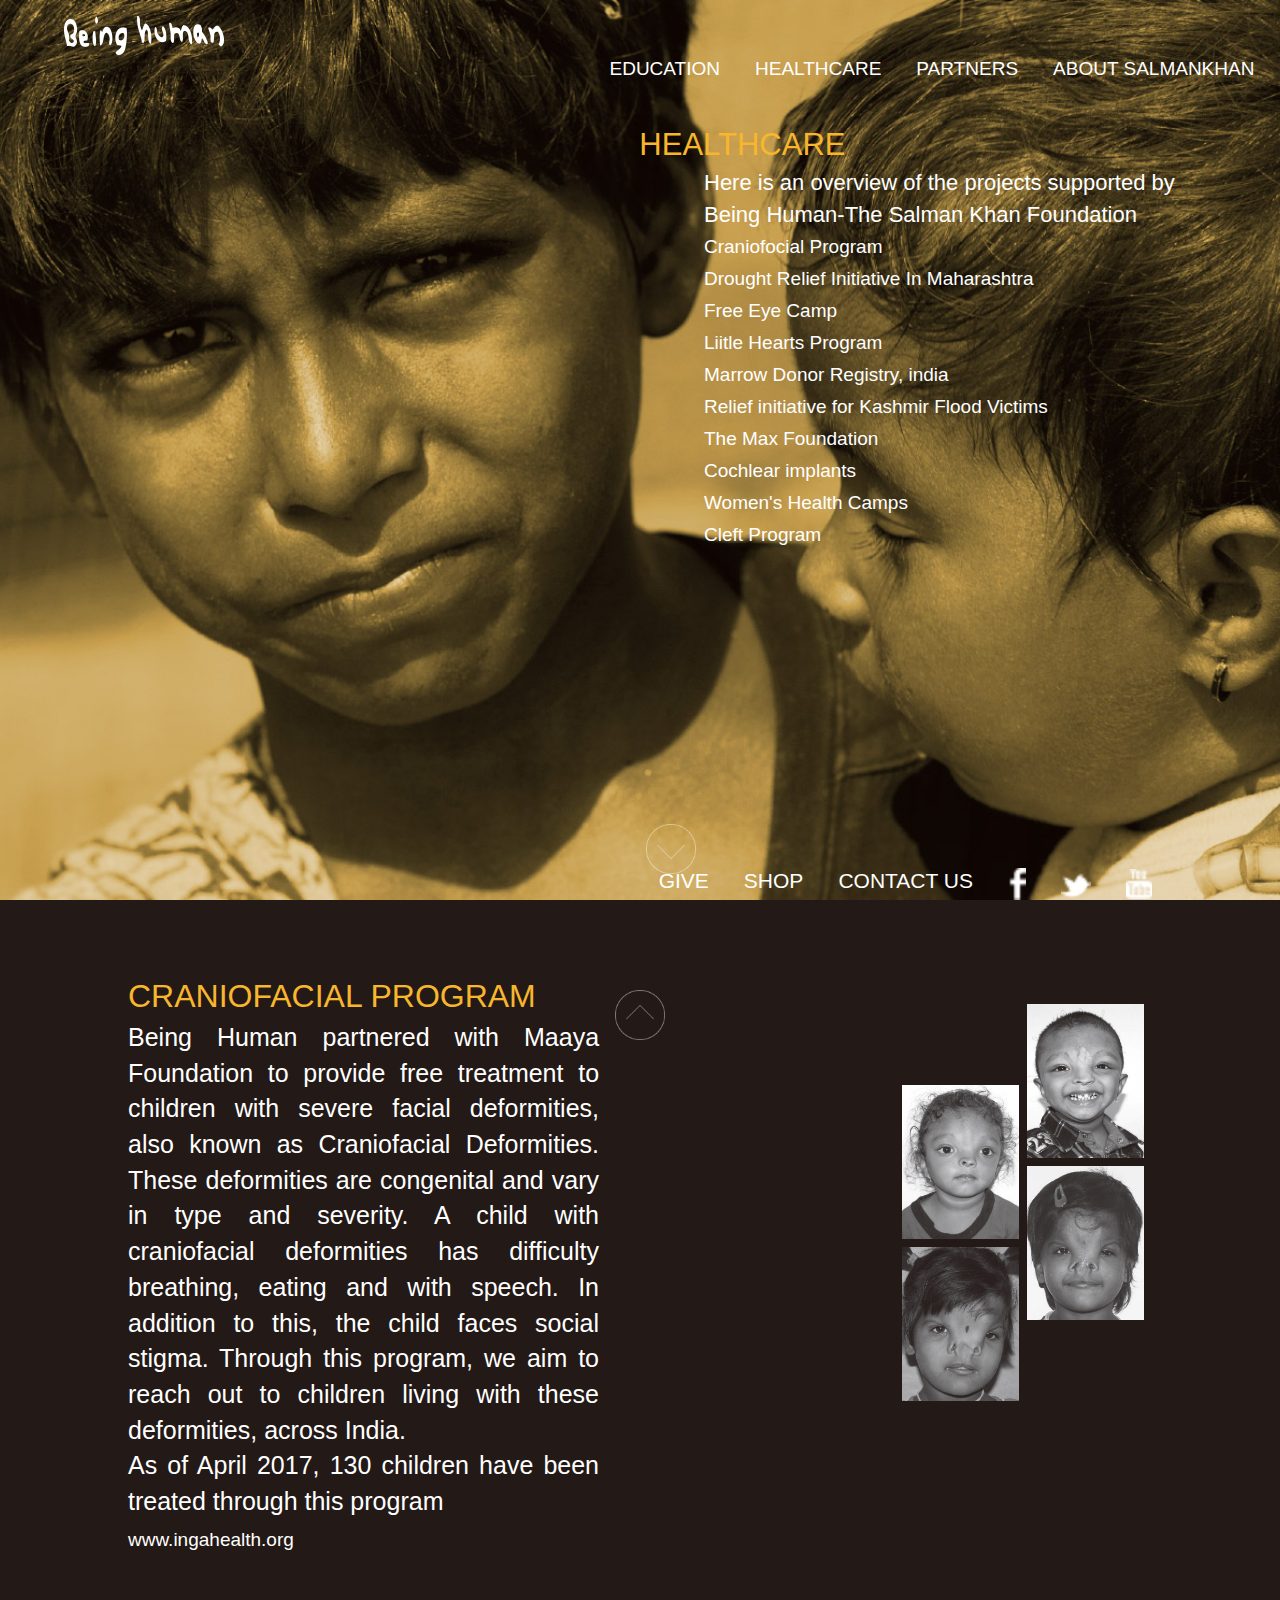
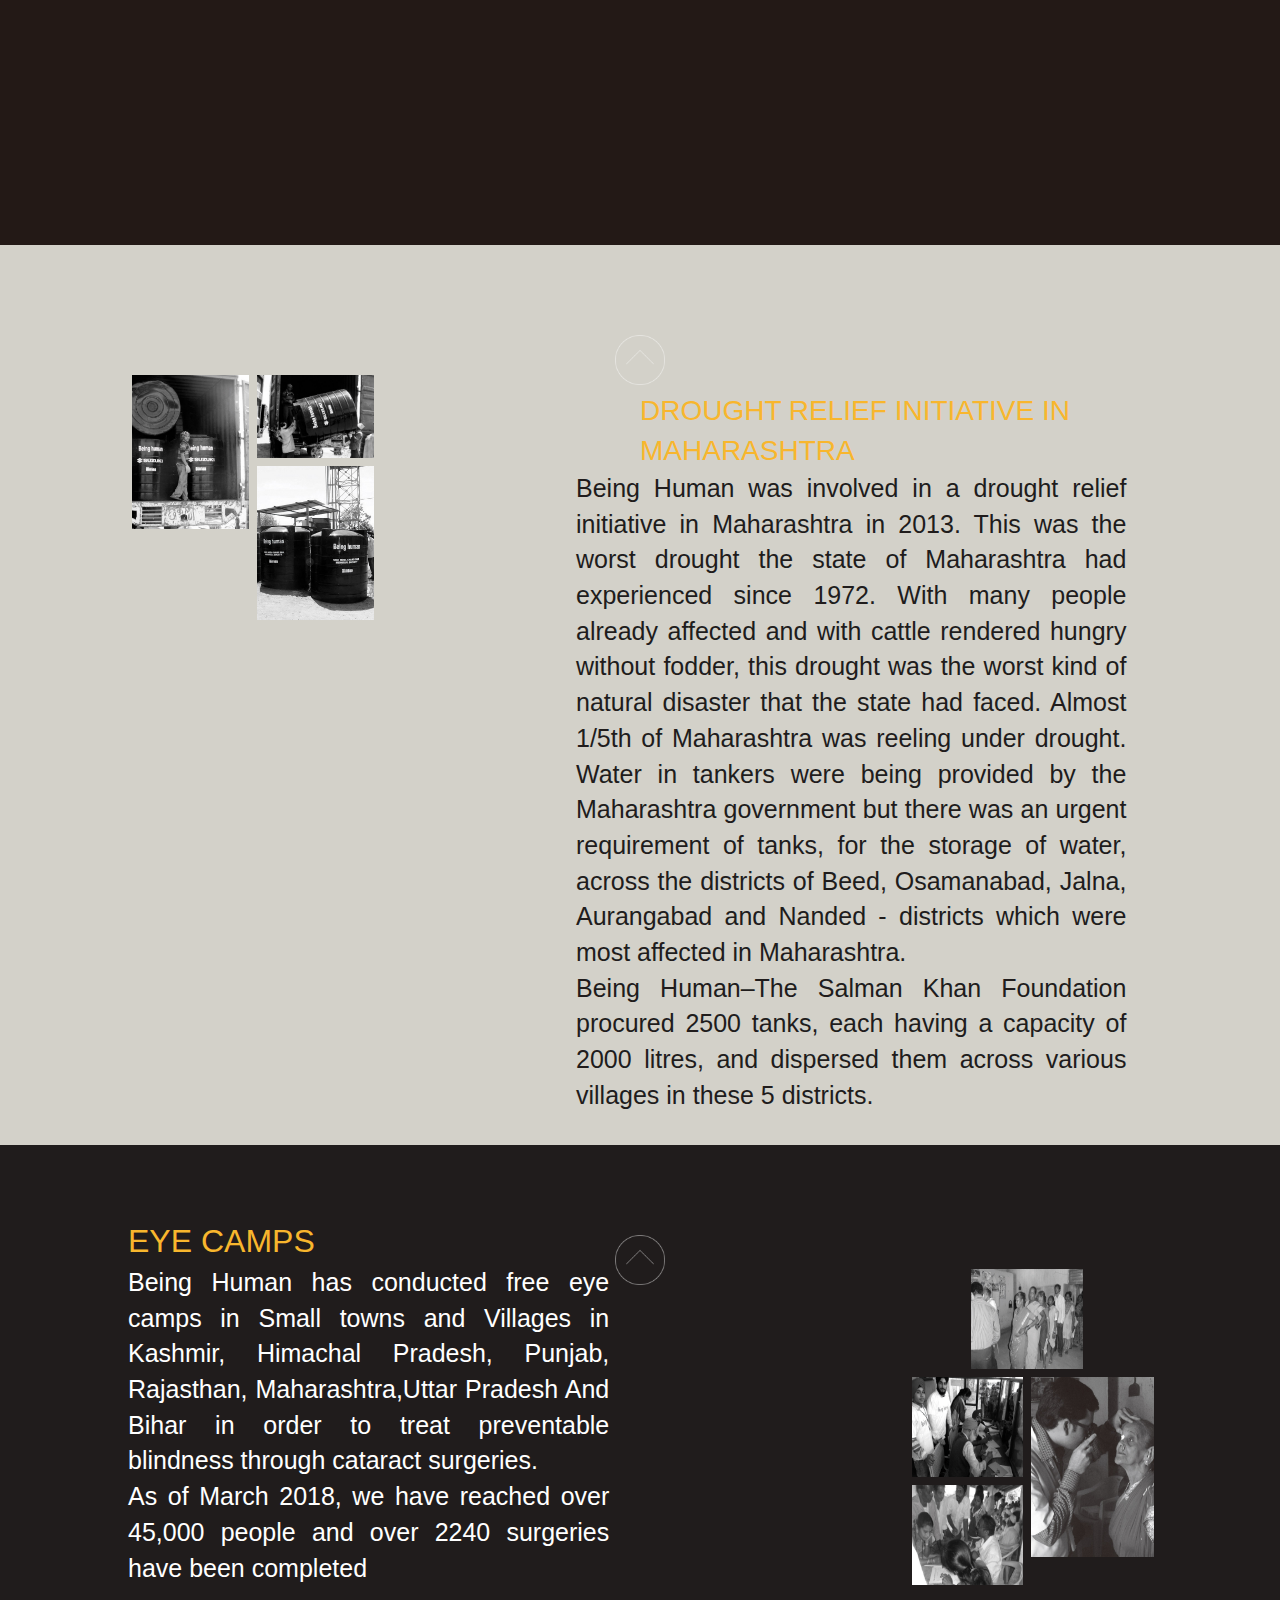
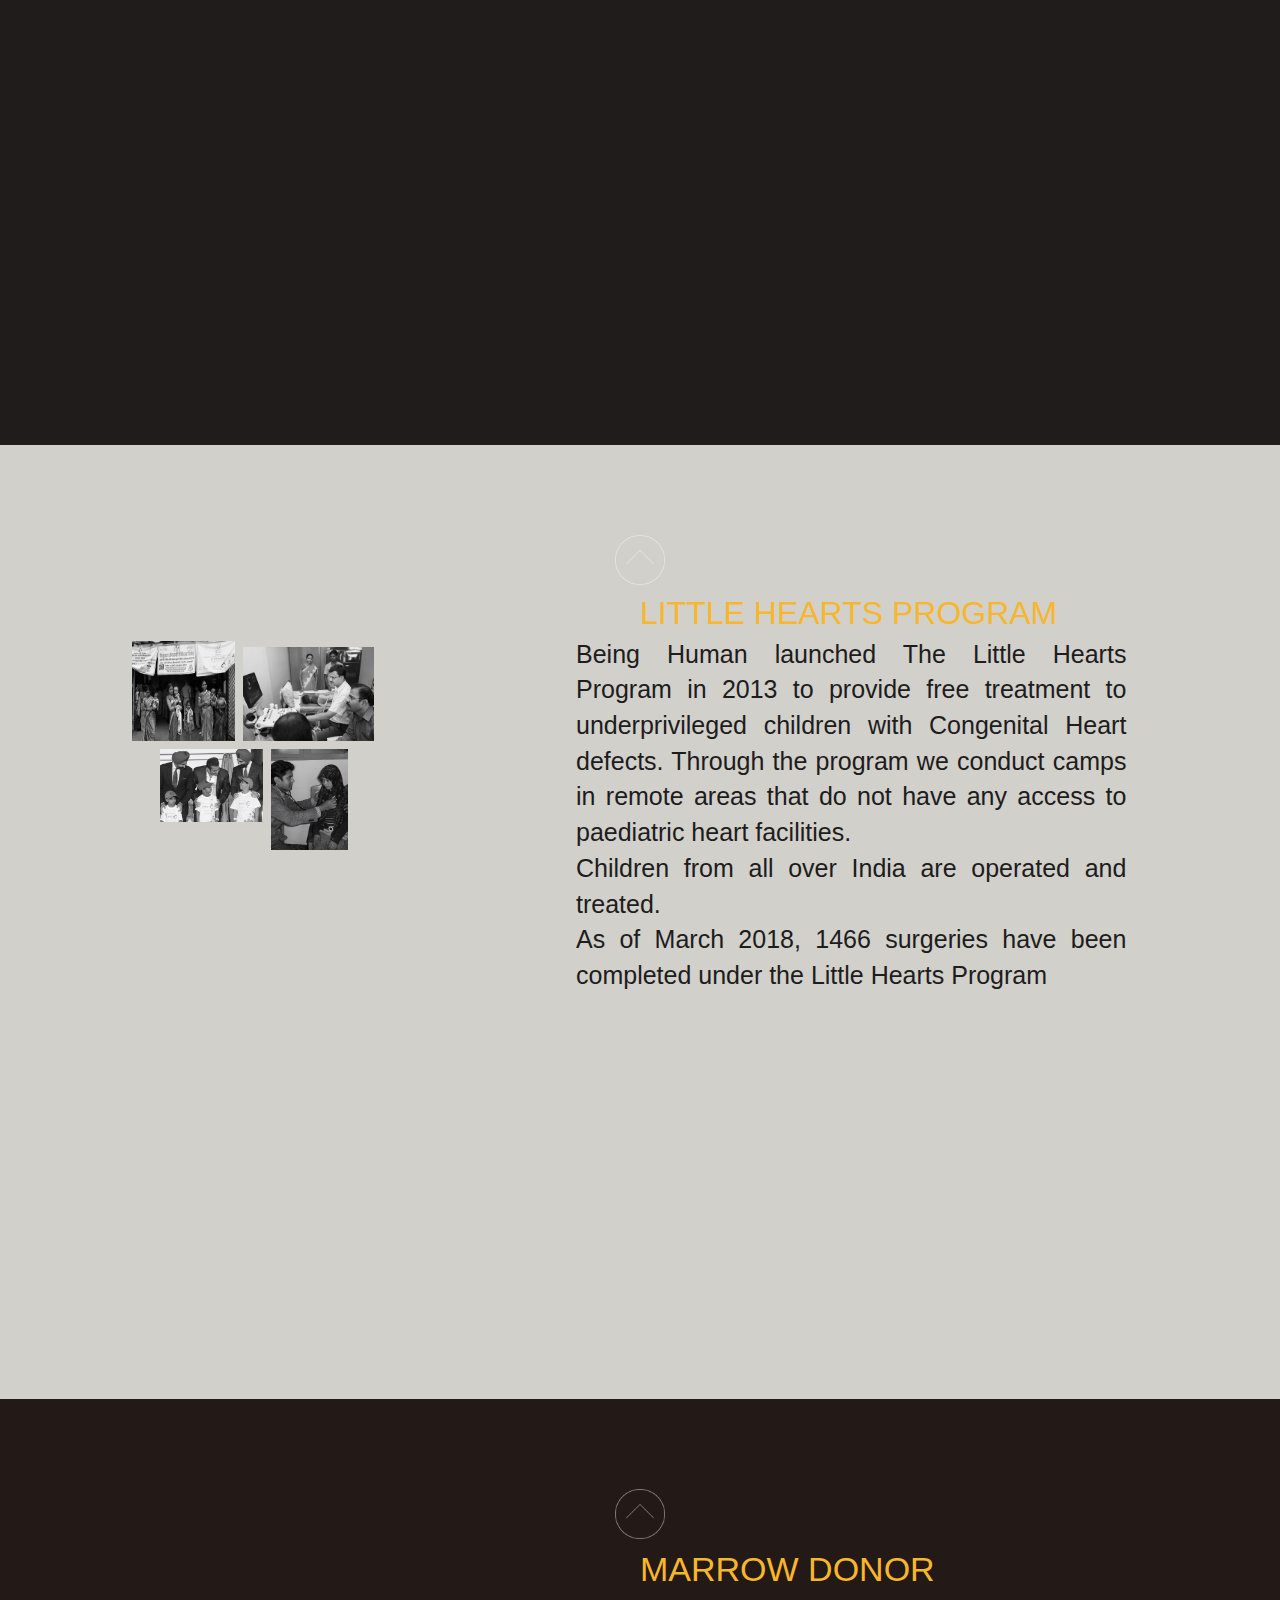
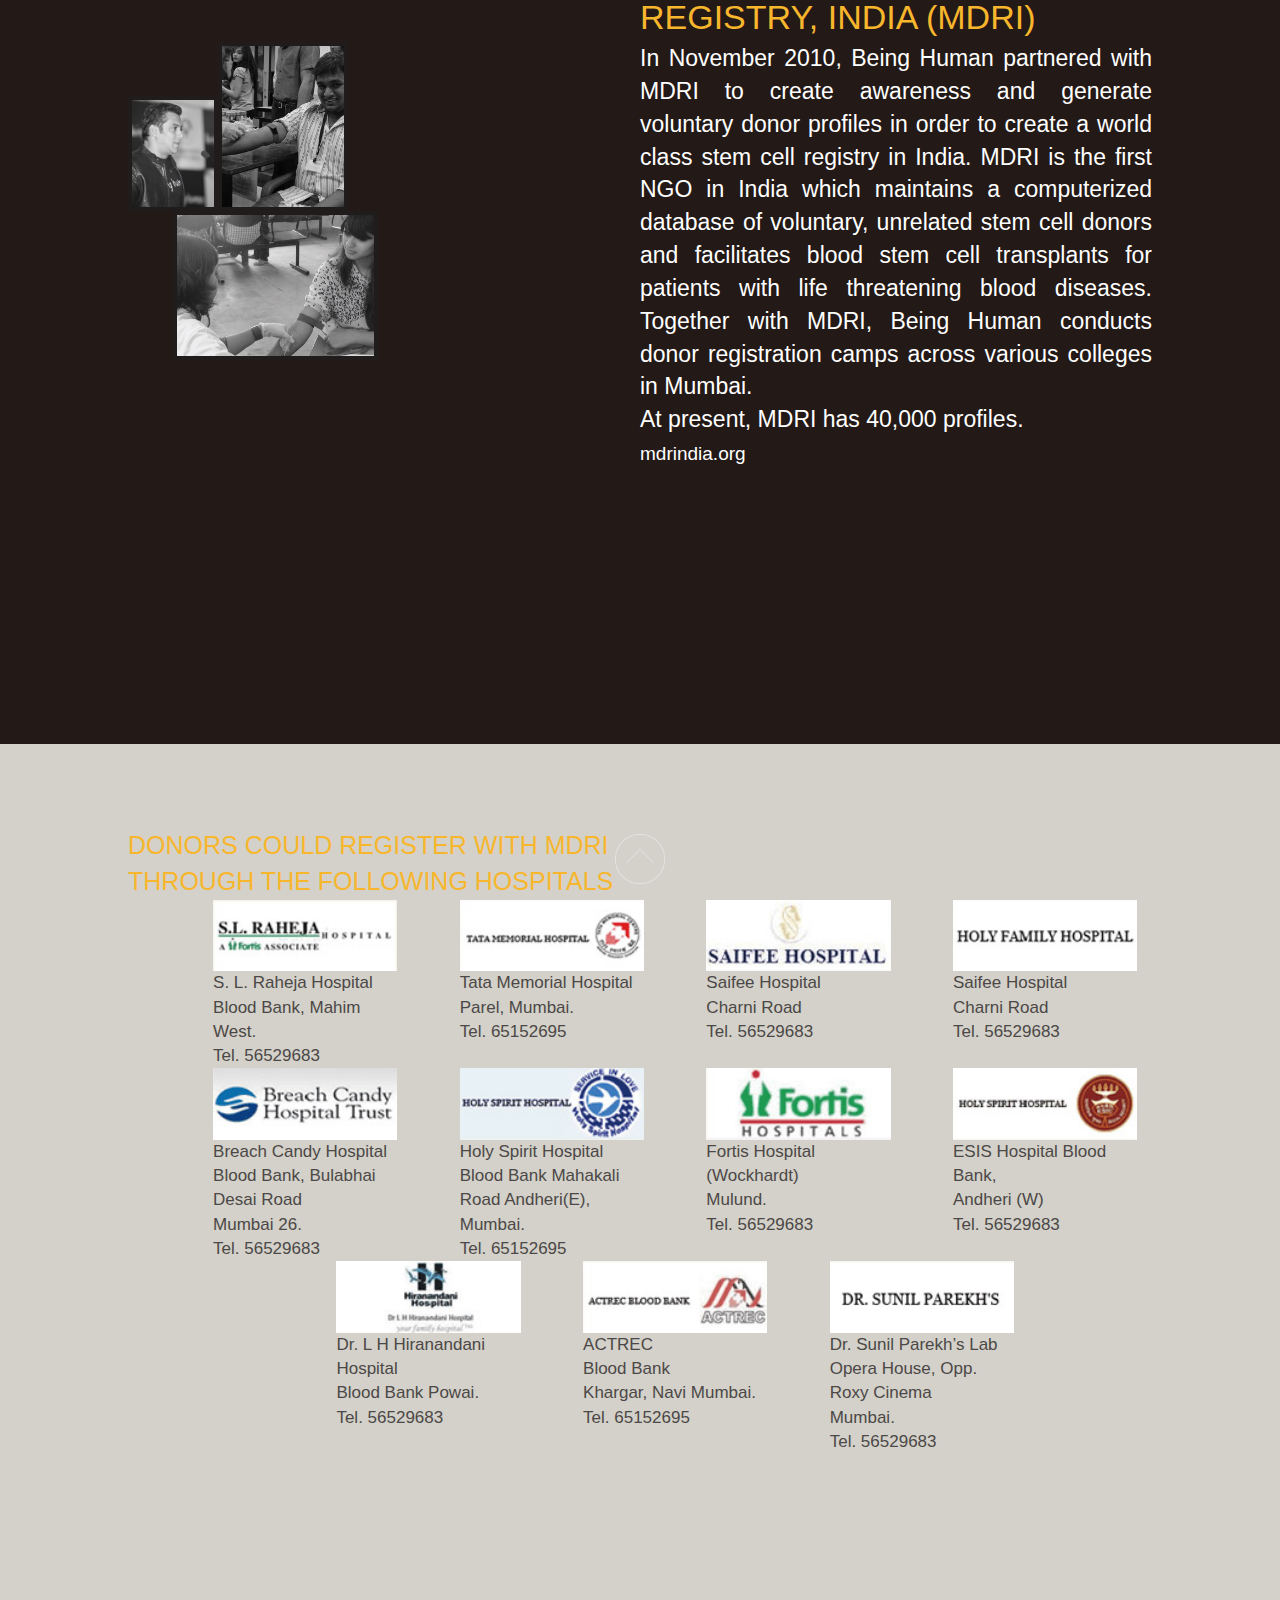
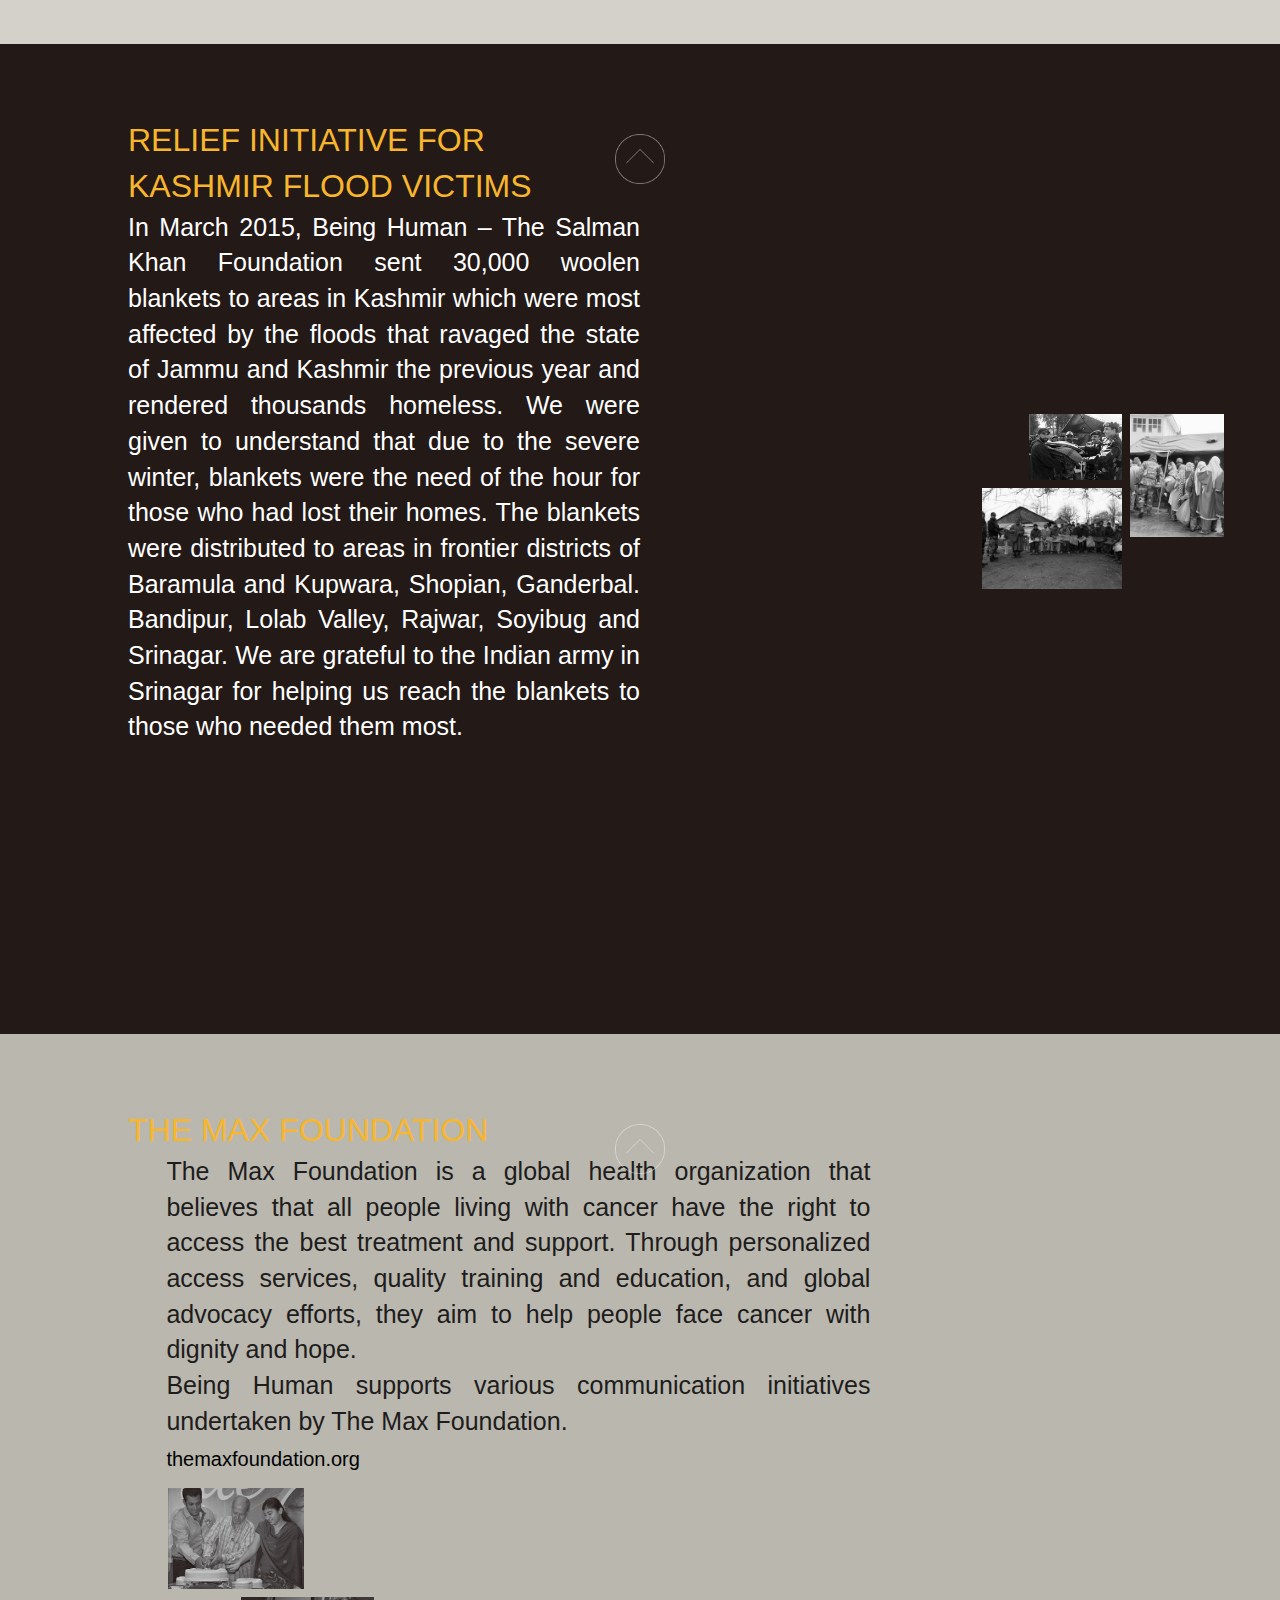
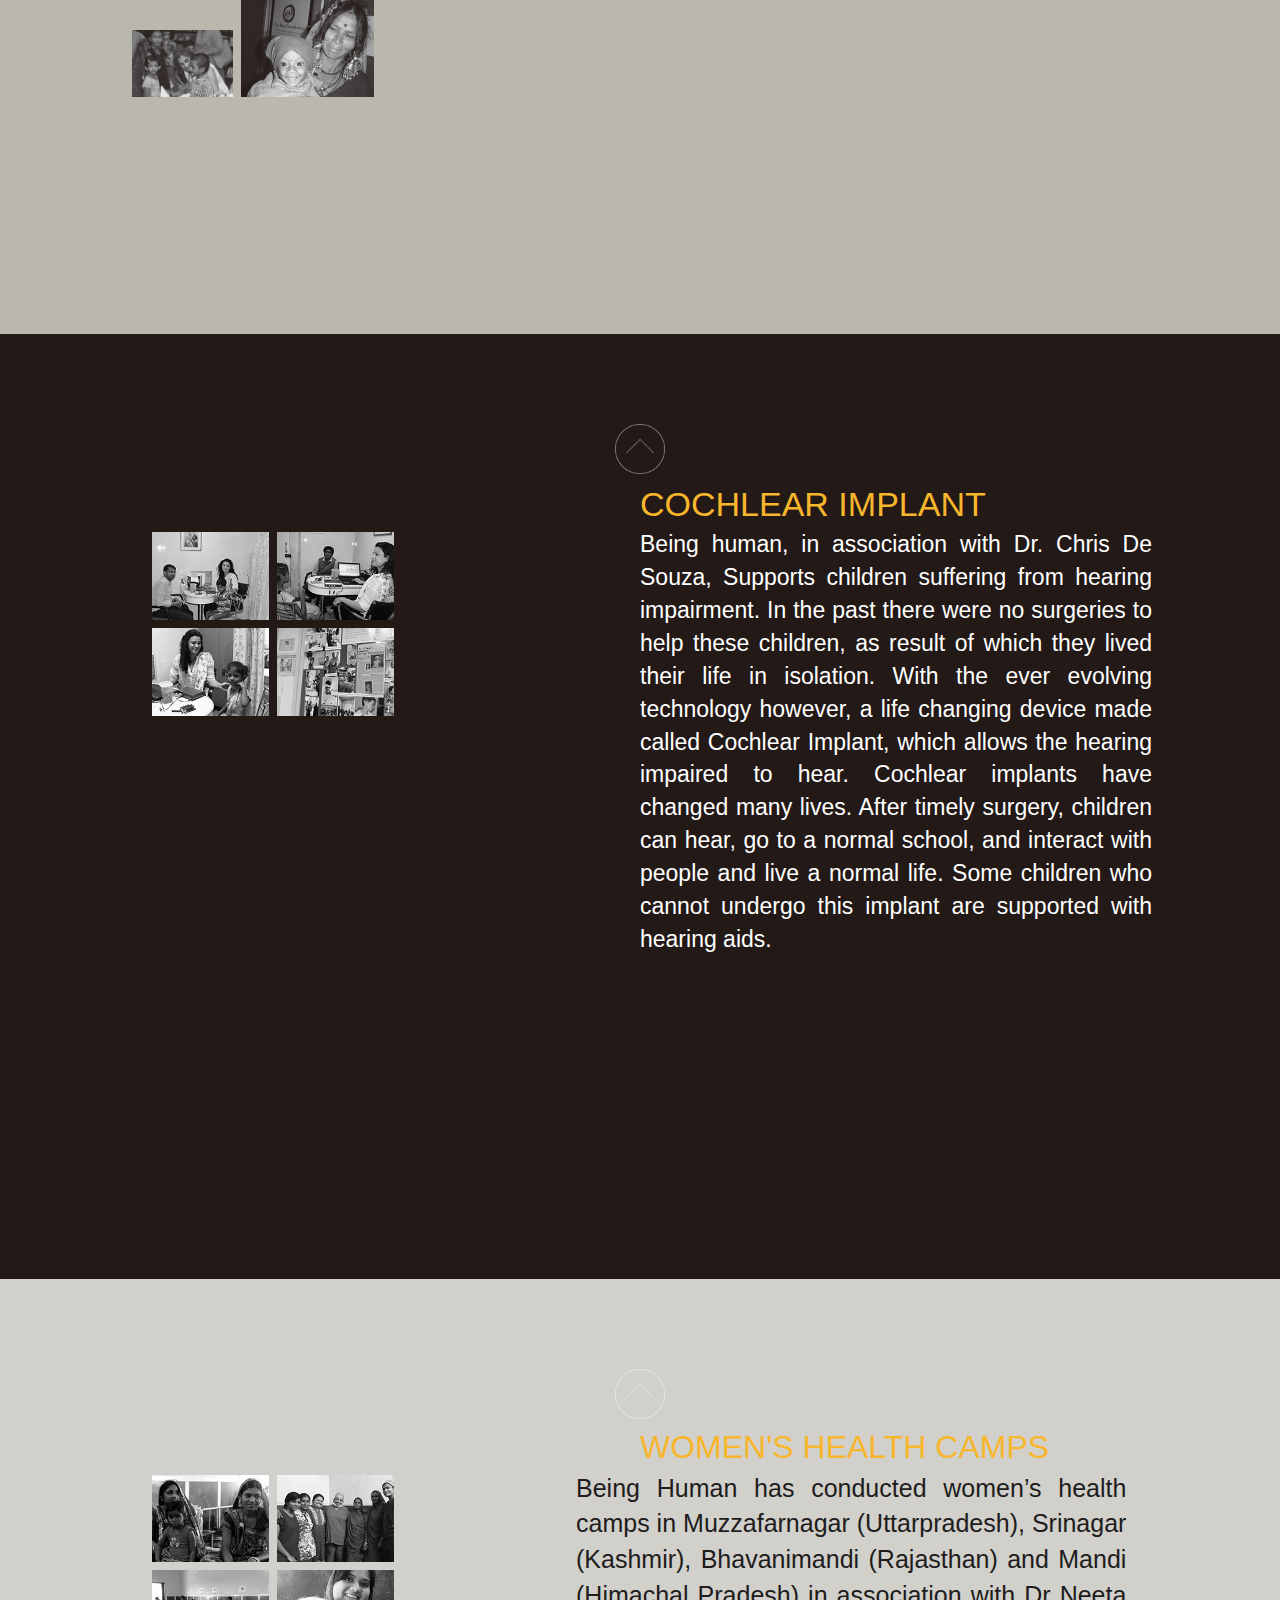
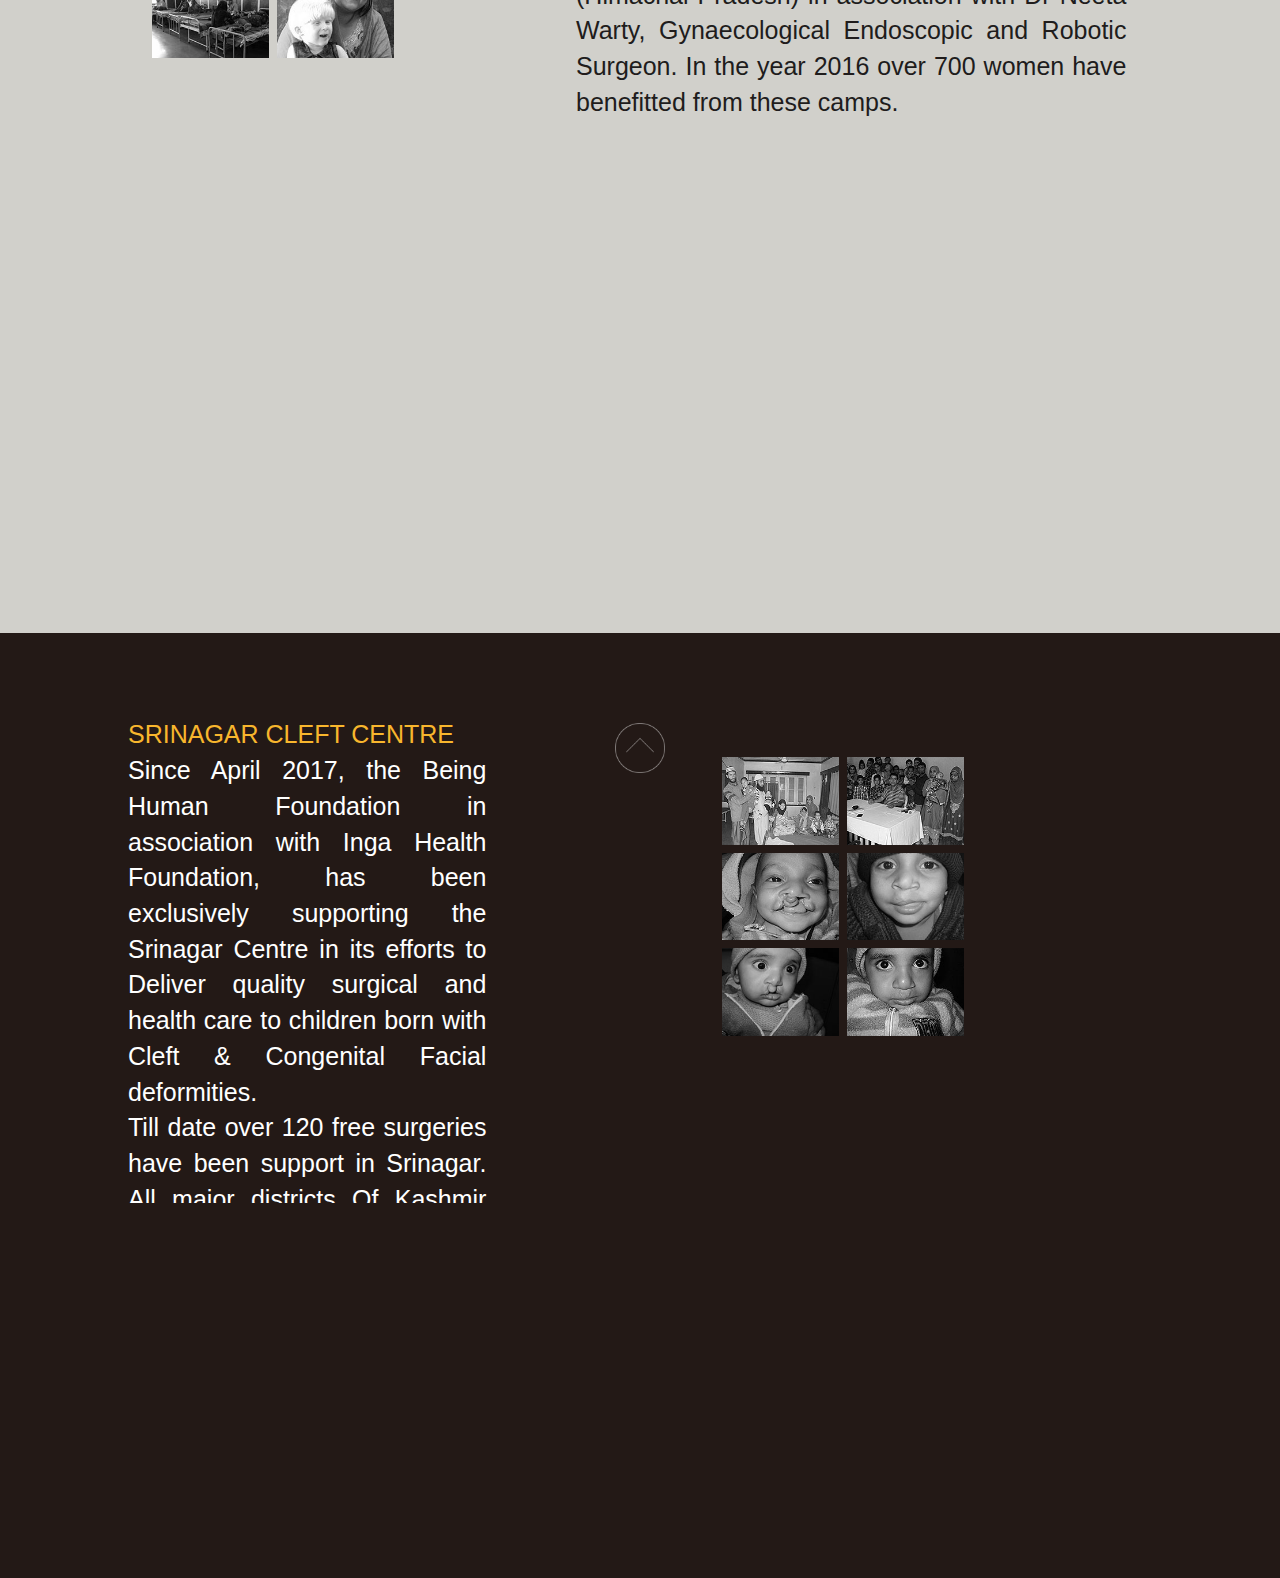
<file: healthcare.html>
<!DOCTYPE html>
<html lang="en">

<head>
  <meta charset="UTF-8">
  <meta name="viewport" content="width=device-width, initial-scale=1.0">
  <title>Being Human Foundation</title>
  <!-- link -->
  <link href="https://cdn.jsdelivr.net/npm/bootstrap@5.2.3/dist/css/bootstrap.min.css" rel="stylesheet">

  <!-- Latest compiled JavaScript -->
  <script src="https://cdn.jsdelivr.net/npm/bootstrap@5.2.3/dist/js/bootstrap.bundle.min.js"></script>

  <link rel="stylesheet" href="style.css">
  <link rel="stylesheet" href="stylem.css">
  <link rel="stylesheet" href="style1.css">
  <link rel="stylesheet" href="https://maxcdn.bootstrapcdn.com/bootstrap/3.4.1/css/bootstrap.min.css">
</head>

<body>

  <!-- navigation -->
  <div class="navigation">
    <!-- logo -->
    <div class="logo">
      <a href="index.html"> <img src="img/logo.png" alt="beinghuman" width="" height="">
      </a>
    </div>
    <div class="nav_icon">
      <img src="img/home_nav.png" type="button bg-" data-bs-toggle="offcanvas" data-bs-target="#demo" alt="" height="24"
        width="22">

    </div>
    <nav class="topnav">
      <a href="education.html" class="link1">EDUCATION</a>
      &nbsp; &nbsp; &nbsp; &nbsp;
      <a href="healthcare.html" class="link1" title="HEALTHCARE">HEALTHCARE</a>
      &nbsp; &nbsp; &nbsp; &nbsp;
      <a href="partners.html" class="link1" title="PARTNERS">PARTNERS</a>
      &nbsp; &nbsp; &nbsp; &nbsp;
      <a href="aboutsalman.html" class="link1" title="ABOUT SALMAN KHAN">ABOUT SALMANKHAN</a>
      <br><br>

    </nav>

    <!-- mobile navigation -->
    <div class="offcanvas offcanvas-top bg-dark  " id="demo">
      <div class="offcanvas-header ">
        <div class="logo ">
          <a href="index.html"> <img src="img/logo.png" alt="beinghuman" width="" height="">
          </a>
        </div>

        <h1 class="offcanvas-title  "></h1>
        <button type="button" class="btn-close bg-white" data-bs-dismiss="offcanvas"></button>
      </div>
      <div class="offcanvas-body">
        <div class="mobile" style="display: block;">
          <a href="education.html" class="link4" title="EDUCATION">EDUCATION</a><br>

          <a href="healthcare.html" class="link4" title="HEALTHCARE">HEALTHCARE</a><br>

          <a href="partners.html" class="link4" title="PARTNERS">PARTNERS</a><br>

          <a href="aboutsalman.html" class="link4" title="ABOUT SALMAN KHAN">ABOUT SALMAN KHAN</a><br>
        </div>

        <!--     
        <button class="btn btn-secondary" type="button">A Button</button> -->
      </div>
    </div>
    <!-- footer -->
    <footer>
      <a href="give.html" title="GIVE" class="link2">GIVE</a>
      &nbsp; &nbsp; &nbsp; &nbsp;
      <a href=" shop.html" title="SHOP" class="link2">SHOP</a>
      &nbsp; &nbsp; &nbsp; &nbsp;
      <a href="contact.html" title="CONTACT US" class="link2">CONTACT US</a>
      &nbsp; &nbsp; &nbsp; &nbsp;
      <a href="https://www.facebook.com/BeingHumanOnline" target="_blank">
        <img src="img/fb_icon.png" alt="" width="18" height="32">
      </a>
      &nbsp; &nbsp; &nbsp; &nbsp;
      <a href="https://twitter.com/tweetbeinghuman" target="_blank">
        <img src="img/twitter_icon.png" alt="" width="30" height="28">
      </a>
      &nbsp; &nbsp; &nbsp; &nbsp;
      <a href="https://www.youtube.com/channel/UC7eKam6URdsicf2hbmh9dHg" target="_blank">
        <img src="img/yt_icon.png" alt="" width="26" height="30">
      </a>

    </footer>
  </div>
  <!-- sectionhealth1 -->
  <div class="section1health" id="1">
    <div class="maincontain2">
      <div class="bold">HEALTHCARE</div>
    </div>
    <div class="text_3">

      Here is an overview of the projects supported by <br>
      Being Human-The Salman Khan Foundation <br>

      <a href="#program" class="link3" onclick="goToByScroll ('2')" id="">Craniofocial Program </a>
      <br>

      <a href="#drought" class="link3" onclick="goToByScroll ('3')" id="">Drought Relief Initiative In
        Maharashtra</a> <br>

      <a href="#eye" class="link3" onclick="goToByScroll ('4')" id="free">Free Eye Camp</a> <br>

      <a href="#little" class="link3" onclick="goToByScroll ('5')" id=""> Liitle Hearts Program</a>
      <br>

      <a href="#marrow" class="link3" onclick="goToByScroll ('6')" id="">Marrow Donor Registry, india
      </a> <br>

      <a href="#relief" class="link3" onclick="goToByScroll ('9')" id="">Relief initiative for Kashmir
        Flood Victims</a> <br>

      <a href="#the" class="link3" onclick="goToByScroll ('8')" id="">The Max Foundation</a> <br>

      <a href="#cochlear" class="link3" onclick="goToByScroll ('10')" id="">Cochlear implants</a> <br>

      <a href="#women" class="link3" onclick="goToByScroll ('11')" id="">Women's Health Camps </a> <br>

      <a href="#srinagar" class="link3" onclick="goToByScroll ('12')" id="">Cleft Program</a> <br>
    </div>
    <div class="down_arrow2">
      <a href="#program" onclick="goToByScroll ('2')">
        <img src="img/down_arrow.png" alt="" border="0" height="50" width="50">
      </a>
    </div>
  </div>
  <!-- section2 -->
  <div class="section2" id="program">
    <div class="maincontain3">
      <div class="up_arrow">
        <a href="" onclick="goToByScroll ('1')">
          <img src="img/up_arrow.png" alt="" height="50" width="50">
        </a>
      </div>
      <div class="bold1"> CRANIOFACIAL PROGRAM</div>
      <div class="text_4ca">

        Being Human partnered with Maaya Foundation
        to provide free treatment to children with severe
        facial deformities, also known as Craniofacial
        Deformities. These deformities are congenital and
        vary in type and severity. A child with craniofacial
        deformities has difficulty breathing, eating and
        with speech. In addition to this, the child faces
        social stigma. Through this program, we aim to
        reach out to children living with these deformities,
        across India. <br>

        As of April 2017, 130 children have been treated through this program <br>
        <a href="https://ingahealth.org/" target="_blank" class="link3">www.ingahealth.org</a>

      </div>
      <div class="gridsec2ca">
        <div class="firstdiv">
          <div class="first" id="grid1"><img src="img/hl_1_big.jpg" alt="" height="100%" width="100%"></div>
          <div class="first" id="grid2"><img src="img/hl_2_big.jpg" alt="" height="" width="100%"></div>
          <div class="first" id="grid3"><img src="img/hl_4_big.jpg" alt="" height="" width="100%"></div>
          <div class="first" id="grid4"><img src="img/hl_3_big.jpg" alt="" height="" width="100%"></div>

        </div>
      </div>
    </div>
  </div>
  <!-- section3 -->
  <div class="section3" id="drought">
    <div class="maincontain3">
      <div class="up_arrow">
        <a href="" onclick="goToByScroll ('1')" id="">
          <img src="img/up_arrow.png" alt="" height="50" width="50">
        </a>
      </div>
      <div class="bold2_1">DROUGHT RELIEF INITIATIVE IN MAHARASHTRA</div>
      <div class="text_7">

        Being Human was involved in a drought relief initiative in Maharashtra in 2013. This was the
        worst drought the state of Maharashtra had experienced since 1972. With many people
        already affected and with cattle rendered hungry without fodder, this drought was
        the worst kind of natural disaster that the state had faced. Almost 1/5th of
        Maharashtra was reeling under drought. Water in tankers were being provided
        by the Maharashtra government but there was an urgent requirement of tanks,
        for the storage of water, across the districts of Beed, Osamanabad, Jalna,
        Aurangabad and Nanded - districts which were most affected in Maharashtra. <br>

        Being Human–The Salman Khan Foundation procured 2500 tanks, each having
        a capacity of 2000 litres, and dispersed them across various villages
        in these 5 districts.
      </div>
      <div class="gridsec3">
        <div class="seconddiv">
          <div class="second" id="gridone"><img src="img/hl_5_big.jpg" alt="" height="px" width="100%"></div>
          <div class="second" id="gridtwo"><img src="img/hl_6_big.jpg" alt="" height="px" width="100%"></div>
          <div class="second" id="gridthree"><img src="img/hl_7_big.jpg" alt="" height="px" width="100%"></div>

        </div>
      </div>
    </div>
  </div>
  </div>
  <!-- section4 -->

  <div class="section4" id="eye">
    <div class="maincontain3">
      <div class="up_arrow">
        <a href="" onclick="goToByScroll ('1')" id="">
          <img src="img/up_arrow.png" alt="" height="50" width="50">
        </a>
      </div>
      <div class="bold1">EYE CAMPS</div>
      <div class="text_4eye">
        Being Human has conducted free eye camps in Small towns and Villages in Kashmir, Himachal Pradesh, Punjab,
        Rajasthan, Maharashtra,Uttar Pradesh And Bihar in order to treat preventable blindness through cataract
        surgeries. <br>

        As of March 2018, we have reached over 45,000 people and over 2240 surgeries have been completed
      </div>
      <div class="gridsec4">
        <div class="thirddiv">
          <div class="third" id="gridbox1"><img src="img/hl_8_big.jpg" alt="" height="100px" width="100%"></div>
          <div class="third" id="gridbox2"><img src="img/hl_9_big.jpg" alt="" height="100px" width="100%"></div>
          <div class="third" id="gridbox3"><img src="img/hl_10_big.jpg" alt="" height="100px" width="100%"></div>
          <div class="third" id="gridbox4"><img src="img/hl_11_big.jpg" alt="" height="180px" width="100%"></div>

        </div>
      </div>
    </div>
  </div>
  <!-- section5 -->
  <div class="section5" id="little">
    <div class="maincontain3">
      <div class="up_arrow">
        <a href="" onclick="goToByScroll ('1')">
          <img src="img/up_arrow.png" alt="" height="50" width="50">
        </a>
      </div>
      <div class="bold2">LITTLE HEARTS PROGRAM</div>
      <div class="text_7">

        Being Human launched The Little Hearts Program in 2013 to provide free treatment to
        underprivileged children with Congenital Heart defects. Through the program we
        conduct camps in remote areas that do not have any access to paediatric heart facilities. <br>
        Children from all over India are operated and treated. <br>
        As of March 2018, 1466 surgeries have been completed under the Little Hearts Program
      </div>
      <div class="gridsec5">
        <div class="fourthdiv">
          <div class="fourth" id="grid21"><img src="img/hl_12_big.jpg" alt="" height="100px" width="100%"></div>
          <div class="fourth" id="grid22"><img src="img/hl_13_big.jpg" alt="" height="px" width="100%"></div>
          <div class="fourth" id="grid23"><img src="img/hl_14_big.jpg" alt="" height="px" width="100%"></div>
          <div class="fourth" id="grid24"><img src="img/hl_15_big.jpg" alt="" height="px" width="100%"></div>

        </div>
      </div>

    </div>
  </div>
  <!-- section2 -->
  <div class="section2" id="marrow">
    <div class="maincontain3">
      <div class="up_arrow">
        <a href="" onclick="goToByScroll ('1')">
          <img src="img/up_arrow.png" alt="" height="50" width="50">
        </a>
      </div>
      <div class="bold4">
        MARROW DONOR <br>
        REGISTRY, INDIA (MDRI)
      </div>
      <div class="text_8">

        In November 2010, Being Human partnered with
        MDRI to create awareness and generate voluntary
        donor profiles in order to create a world class
        stem cell registry in India. MDRI is the first NGO in
        India which maintains a computerized database of
        voluntary, unrelated stem cell donors and
        facilitates blood stem cell transplants for patients
        with life threatening blood diseases. Together with
        MDRI, Being Human conducts donor registration
        camps across various colleges in Mumbai. <br>

        At present, MDRI has 40,000 profiles. <br>
        <a href="http://mdrindia.org/" class="link3" target="_blank">mdrindia.org</a>

      </div>
      <div class="gridsec6">
        <div class="fifthdiv">
          <div class="fifth" id="grid31"><img src="img/hl_16_big.jpg" alt="" height="100%" width="100%"></div>
          <div class="fifth" id="grid32"><img src="img/hl_17_big.jpg" alt="" height="100%" width="100%"></div>
          <div class="fifth" id="grid33"><img src="img/hl_18_big.jpg" alt="" height="100%" width="100%"></div>
        </div>
      </div>
    </div>
  </div>
  <!-- section3 -->
  <div class="section3" id="donors">
    <div class="maincontain3">
      <div class="up_arrow">
        <a href="" onclick="goToByScroll ('1')">
          <img src="img/up_arrow.png" alt="" height="50" width="50">
        </a>
      </div>
      <div class="bold5">DONORS COULD REGISTER WITH MDRI <br>
        THROUGH THE FOLLOWING HOSPITALS</div>
      <div class="logo_sec">
        <div>
          <div class="logo_1">
            <img src="img/reheja_logo.jpg" alt="" width="100%">
            <br>
            S. L. Raheja Hospital <br>

            Blood Bank, Mahim West. <br>

            Tel. 56529683
          </div>
          <div class="logo_1">
            <img src="img/tata_logo.jpg" alt="" width="100%"> <br>

            Tata Memorial Hospital <br>

            Parel, Mumbai. <br>

            Tel. 65152695
          </div>
          <div class="logo_1">
            <img src="img/saifee_logo.jpg" alt="" width="100%"> <br>

            Saifee Hospital <br>

            Charni Road <br>

            Tel. 56529683
          </div>
          <div class="logo_1">
            <img src="img/holifamily_logo.jpg" alt="" width="100%">
            Saifee Hospital <br>

            Charni Road <br>

            Tel. 56529683

          </div>
          <div>
            <div class="logo_1">
              <img src="img/breachcandy_logo.jpg" alt="" width="100%">

              Breach Candy Hospital <br>

              Blood Bank, Bulabhai Desai Road <br>

              Mumbai 26. <br>

              Tel. 56529683
            </div>
            <div class="logo_1">
              <img src="img/holysprit_logo.jpg" alt="" width="100%">

              Holy Spirit Hospital
              Blood Bank Mahakali <br>

              Road Andheri(E), Mumbai. <br>

              Tel. 65152695
            </div>
            <div class="logo_1">
              <img src="img/fortis_logo.jpg" alt="" width="100%">
              Fortis Hospital (Wockhardt) <br>

              Mulund. <br>

              Tel. 56529683
            </div>
            <div class="logo_1">
              <img src="img/holifamily_1_logo.jpg" alt="" width="100%">

              ESIS Hospital Blood Bank, <br>

              Andheri (W) <br>

              Tel. 56529683
            </div>
          </div>
          <div>
            <div class="logo_1">
              <img src="img/hiranadani_logo.jpg" alt="" width="100%">

              Dr. L H Hiranandani Hospital <br>

              Blood Bank Powai. <br>
              Tel. 56529683
            </div>
            <div class="logo_1">
              <img src="img/actrec_logo.jpg" alt="" width="100%">

              ACTREC <br>

              Blood Bank <br>
              Khargar, Navi Mumbai. <br>

              Tel. 65152695
            </div>
            <div class="logo_1">
              <img src="img/sunil_logo.jpg" alt="" width="100%">

              Dr. Sunil Parekh’s Lab <br>

              Opera House, Opp. Roxy Cinema <br>

              Mumbai. <br>

              Tel. 56529683
            </div>
          </div>
        </div>
      </div>
    </div>
  </div>
  <div class="section6" id="relief">
    <div class="maincontain3">
      <div class="up_arrow">
        <a href="" onclick="goToByScroll ('1')">
          <img src="img/up_arrow.png" alt="" height="50" width="50">
        </a>
      </div>
      <div class="bold1">
        RELIEF INITIATIVE FOR <br>
        KASHMIR FLOOD VICTIMS
      </div>
      <div class="text_4re">

        In March 2015, Being Human – The Salman Khan
        Foundation sent 30,000 woolen blankets to
        areas in Kashmir which were most affected by
        the floods that ravaged the state of Jammu and
        Kashmir the previous year and rendered
        thousands homeless. We were given to
        understand that due to the severe winter, blankets
        were the need of the hour for those who had lost
        their homes. The blankets were distributed to
        areas in frontier districts of Baramula and
        Kupwara, Shopian, Ganderbal. Bandipur, Lolab
        Valley, Rajwar, Soyibug and Srinagar. We are
        grateful to the Indian army in Srinagar for helping
        us reach the blankets to those who needed them
        most.
      </div>
      <div class="gridsec7">
        <div class="sixthdiv">
          <div class="sixth" id="gridb1"><img src="img/hl_22_big.jpg" alt="" height="100%" width="100%"></div>
          <div class="sixth" id="gridb2"><img src="img/hl_24_big.jpg" alt="" height="" width="100%"></div>
          <div class="sixth" id="gridb3"><img src="img/hl_23_big.jpg" alt="" height="" width="100%"></div>
        </div>
      </div>
    </div>
  </div>
  <!-- section7 -->
  <div class="section7" id="the">
    <div class="maincontain3">
      <div class="up_arrow">
        <a href="" onclick="goToByScroll ('1')">
          <img src="img/up_arrow.png" alt="" height="50" width="50">
        </a>
      </div>
      <div class="bold1">THE MAX FOUNDATION</div>
      <div class="text_9">

        The Max Foundation is a global health
        organization that believes that all people living
        with cancer have the right to access the best
        treatment and support. Through personalized
        access services, quality training and education,
        and global advocacy efforts, they aim to help
        people face cancer with dignity and hope. <br>

        Being Human supports various communication
        initiatives undertaken by The Max Foundation. <br>
        <a href="https://themaxfoundation.org/" class="link5" target="_blank"> themaxfoundation.org</a>
      </div>

      <div class="gridsec8">
        <div class="eighthdiv">
          <div class="eighth" id="grid81"><img src="img/hl_19.jpg" alt="" height="100%" width="100%"></div>
          <div class="eighth" id="grid82"><img src="img/hl_20.jpg" alt="" height="100%" width="100%"></div>
          <div class="eighth" id="grid83"><img src="img/hl_21.jpg" alt="" height="100%" width="100%"></div>
        </div>
      </div>
    </div>
  </div>
  <!-- section8 -->
  <div class="section2" id="cochlear">
    <div class="maincontain3">
      <div class="up_arrow">
        <a href="" onclick="goToByScroll ('1')">
          <img src="img/up_arrow.png" alt="" height="50" width="50">
        </a>
      </div>
      <div class="bold4">
        COCHLEAR IMPLANT
      </div>
      <div class="text_8">

        Being human, in association with Dr. Chris De Souza, Supports children suffering from hearing impairment. In
        the past there were no surgeries to help these children, as result of which they lived their life in
        isolation. With the ever evolving technology however, a life changing device made called Cochlear Implant,
        which allows the hearing impaired to hear. Cochlear implants have changed many lives. After timely surgery,
        children can hear, go to a normal school, and interact with people and live a normal life. Some children who
        cannot undergo this implant are supported with hearing aids.

      </div>
      <div class="gridsec9">
        <div class="ninthdiv">
          <div class="ninth" id="grid91"><img src="img/hl_25.jpg" alt="" height="100%" width="100%"></div>
          <div class="ninth" id="grid92"><img src="img/hl_26.jpg" alt="" height="100%" width="100%"></div>
          <div class="ninth" id="grid93"><img src="img/hl_27.jpg" alt="" height="100%" width="100%"></div>
          <div class="ninth" id="grid94"><img src="img/hl_28.jpg" alt="" height="100%" width="100%"></div>
        </div>
      </div>
    </div>
  </div>
  <!-- section5 -->
  <div class="section5" id="women">
    <div class="maincontain3">
      <div class="up_arrow">
        <a href="" onclick="goToByScroll ('1')">
          <img src="img/up_arrow.png" alt="" height="50" width="50">
        </a>
      </div>
      <div class="bold2">WOMEN'S HEALTH CAMPS</div>
      <div class="text_7">

        Being Human has conducted women’s health camps in Muzzafarnagar (Uttarpradesh), Srinagar (Kashmir),
        Bhavanimandi (Rajasthan) and Mandi (Himachal Pradesh) in association with Dr Neeta Warty, Gynaecological
        Endoscopic and Robotic Surgeon. In the year 2016 over 700 women have benefitted from these camps.


      </div>
      <div class="gridsec10">
        <div class="tenthdiv">
          <div class="tenth" id="grid01"><img src="img/hl_29.jpg" alt="" height="100%" width="100%"></div>
          <div class="tenth" id="grid02"><img src="img/hl_30.jpg" alt="" height="100%" width="100%"></div>
          <div class="tenth" id="grid03"><img src="img/hl_31.jpg" alt="" height="100%" width="100%"></div>
          <div class="tenth" id="grid04"><img src="img/hl_32.jpg" alt="" height="100%" width="100%"></div>
        </div>
      </div>
    </div>
  </div>
  <!-- section2 -->
  <div class=" section2" id="srinagar">
    <div class="maincontain3">
      <div class="up_arrow">
        <a href="" onclick="goToByScroll ('1')">
          <img src="img/up_arrow.png" alt="" height="50" width="50">
        </a>
      </div>
      <div class="bold5">
        SRINAGAR CLEFT CENTRE
      </div>
      <div class="text_11">

        Since April 2017, the Being Human Foundation in association with Inga Health
        Foundation, has been exclusively supporting the Srinagar Centre in its efforts to
        Deliver quality surgical and health care to children born with Cleft &amp; Congenital
        Facial deformities. <br>

        Till date over 120 free surgeries have been support in Srinagar. All major districts
        Of Kashmir and Ladakh are covered in the project. <br>

        Due to the mountainous terrain, it is extremely difficult to identify and access
        Patients from various regions. Dedicated teams of field workers along with
        Dr.Shakeel conduct out reach programs in these remote regions to increase the
        Number of children that can gain access and treatment at the centre. <br>

        Speech therapy and orthodontics are given to patients who are in need of it at the
        Centre to enable them to get a comprehensive treatment.

      </div>
      <div class="gridsec11">
        <div class="eleventhdiv">
          <div class="eleventh" id="grid10"><img src="img/ed_48.jpg" alt="" height="100%" width="100%"></div>
          <div class="eleventh" id="grid20"><img src="img/ed_49.jpg" alt="" height="100%" width="100%"></div>
          <div class="eleventh" id="grid30"><img src="img/ed_50.jpg" alt="" height="100%" width="100%"></div>
          <div class="eleventh" id="grid40"><img src="img/ed_51.jpg" alt="" height="100%" width="100%"></div>
          <div class="eleventh" id="grid50"><img src="img/ed_52.jpg" alt="" height="100%" width="100%"></div>
          <div class="eleventh" id="grid60"><img src="img/ed_53.jpg" alt="" height="100%" width="100%"></div>
        </div>
      </div>
    </div>
  </div>
  <!-- body end -->
</body>

</html>
</file>
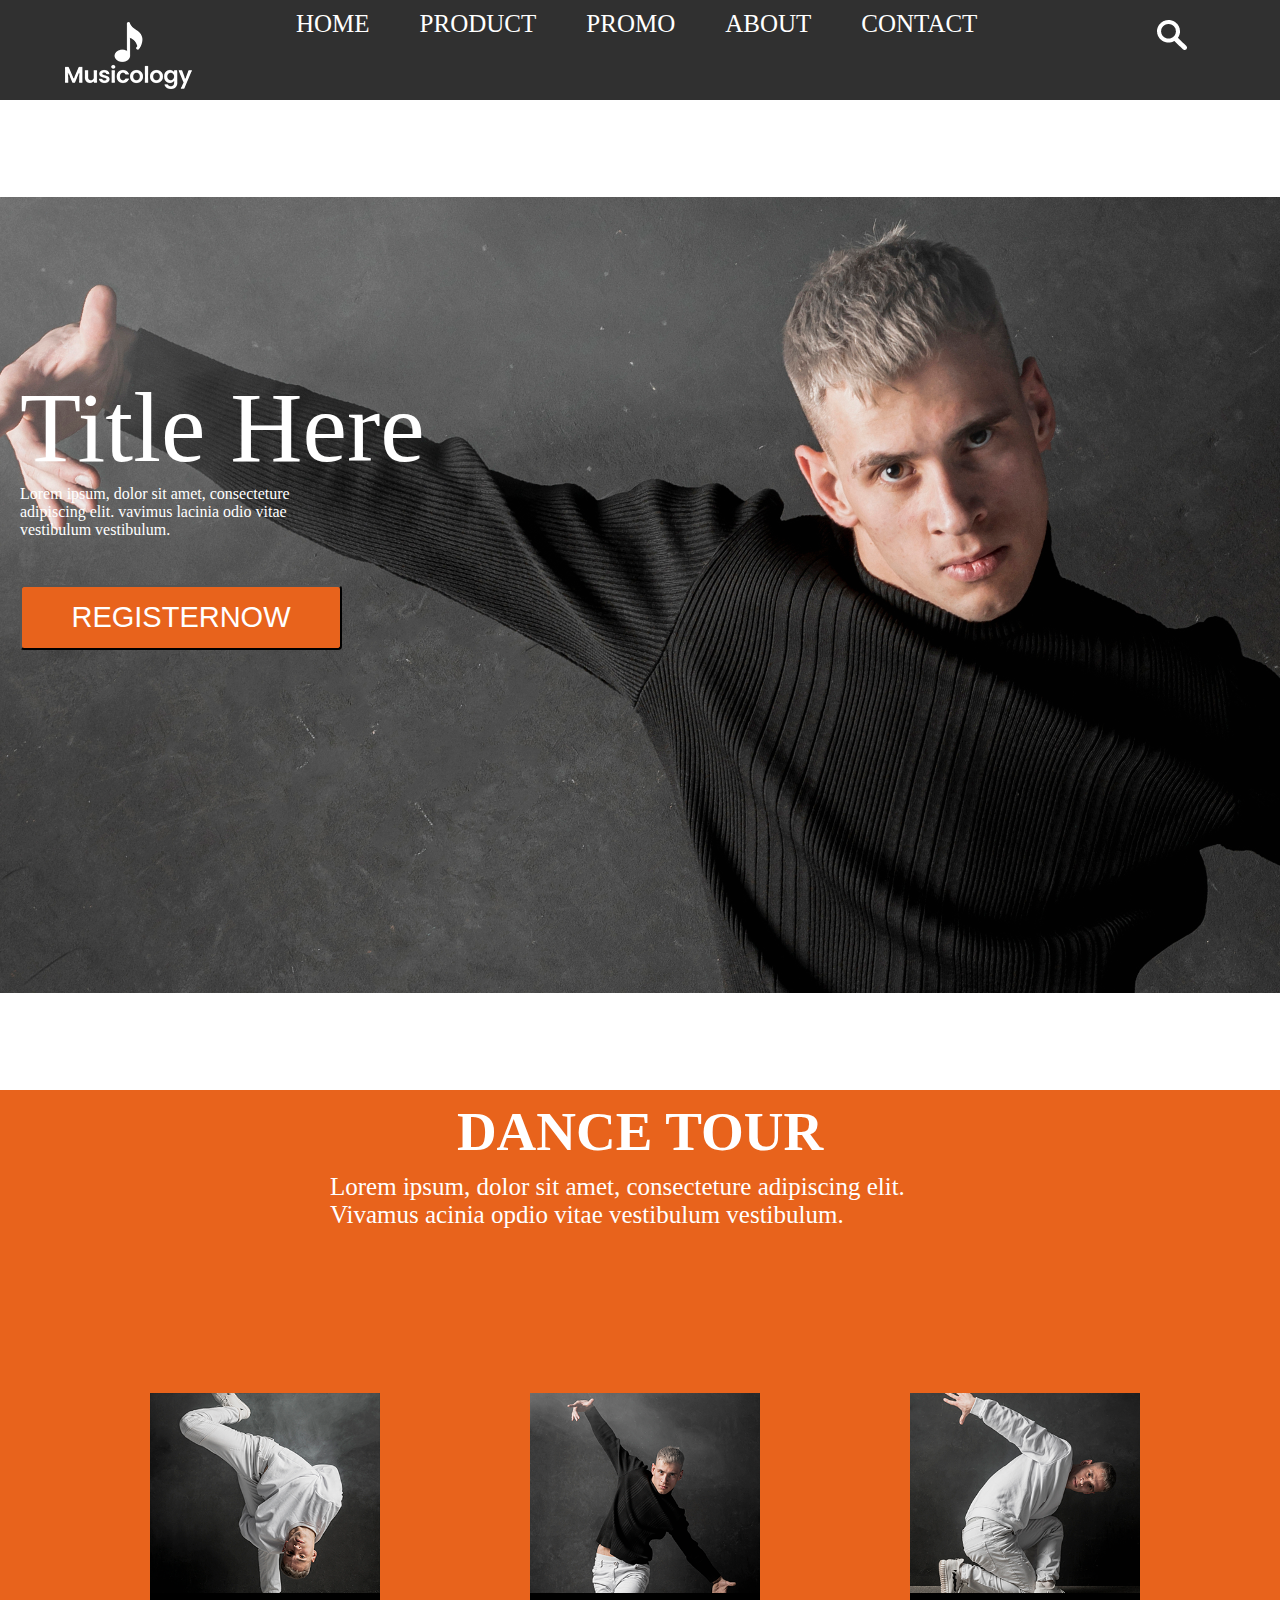
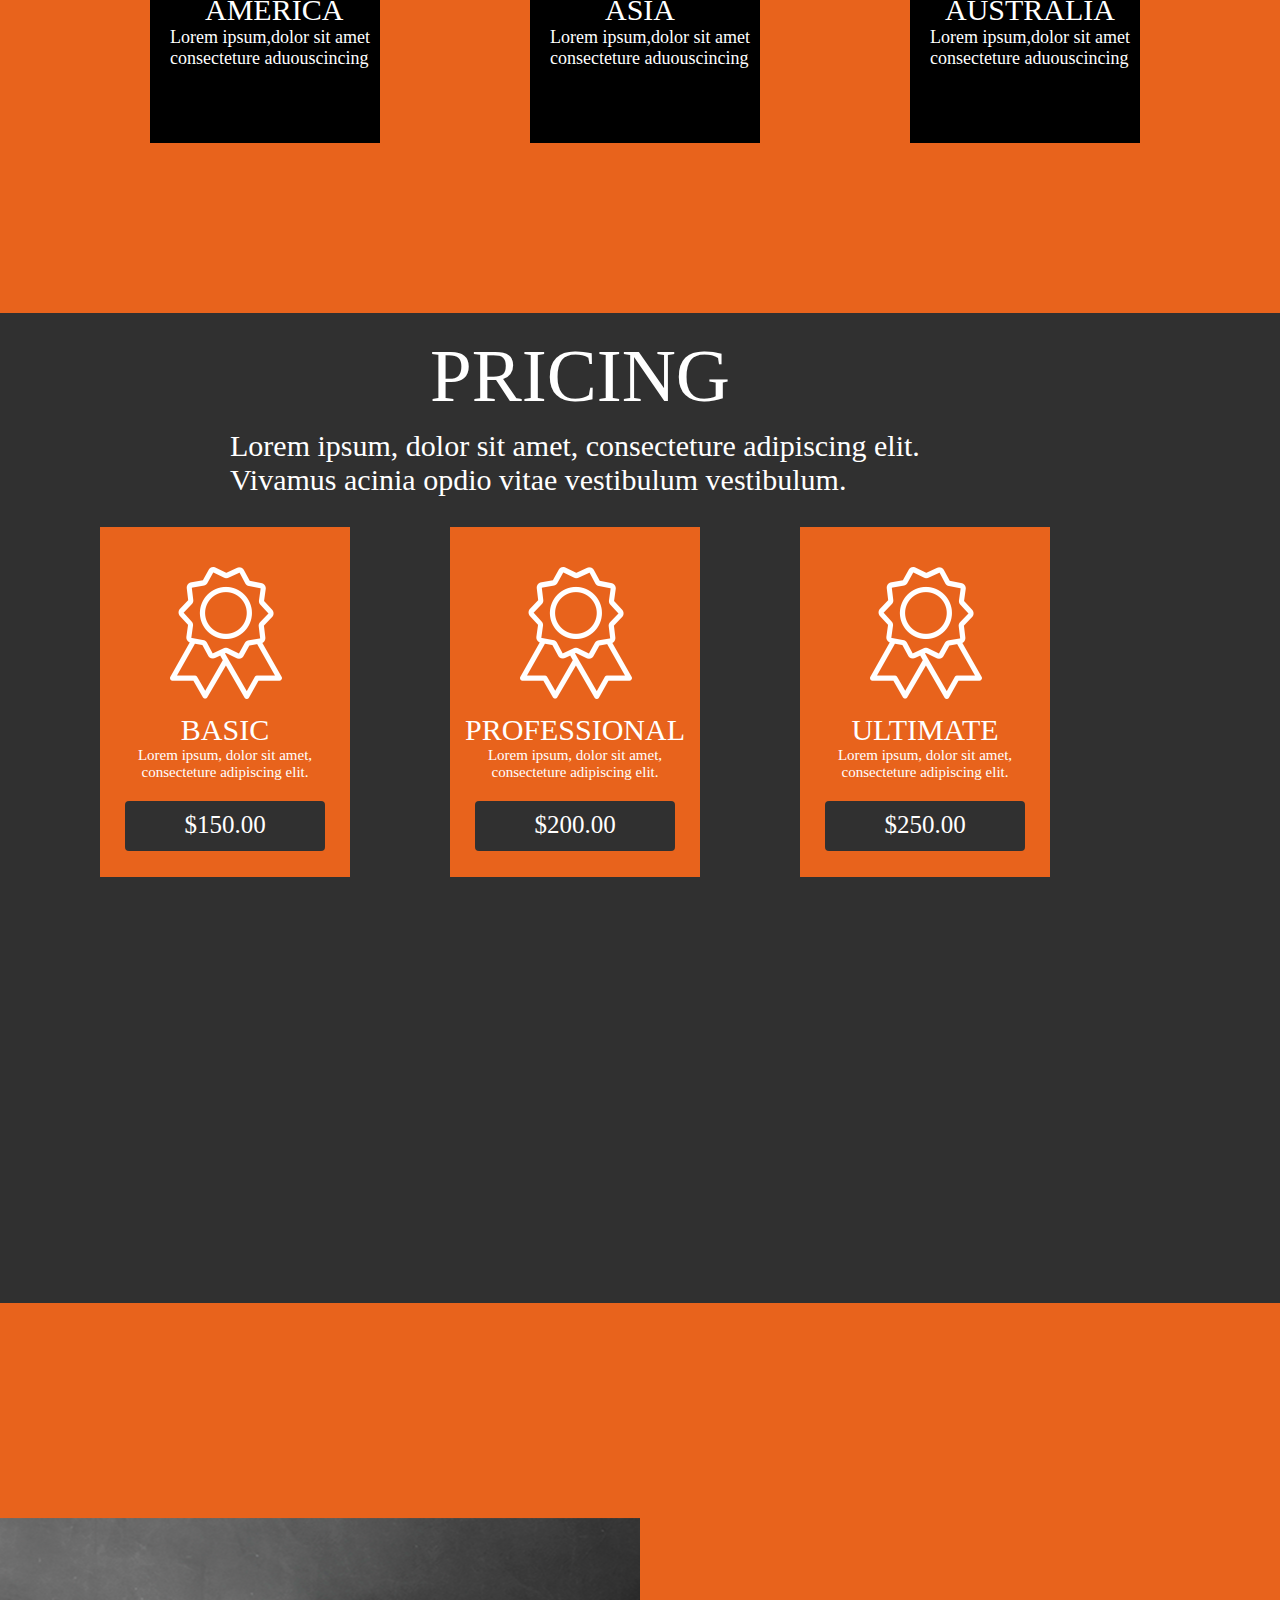
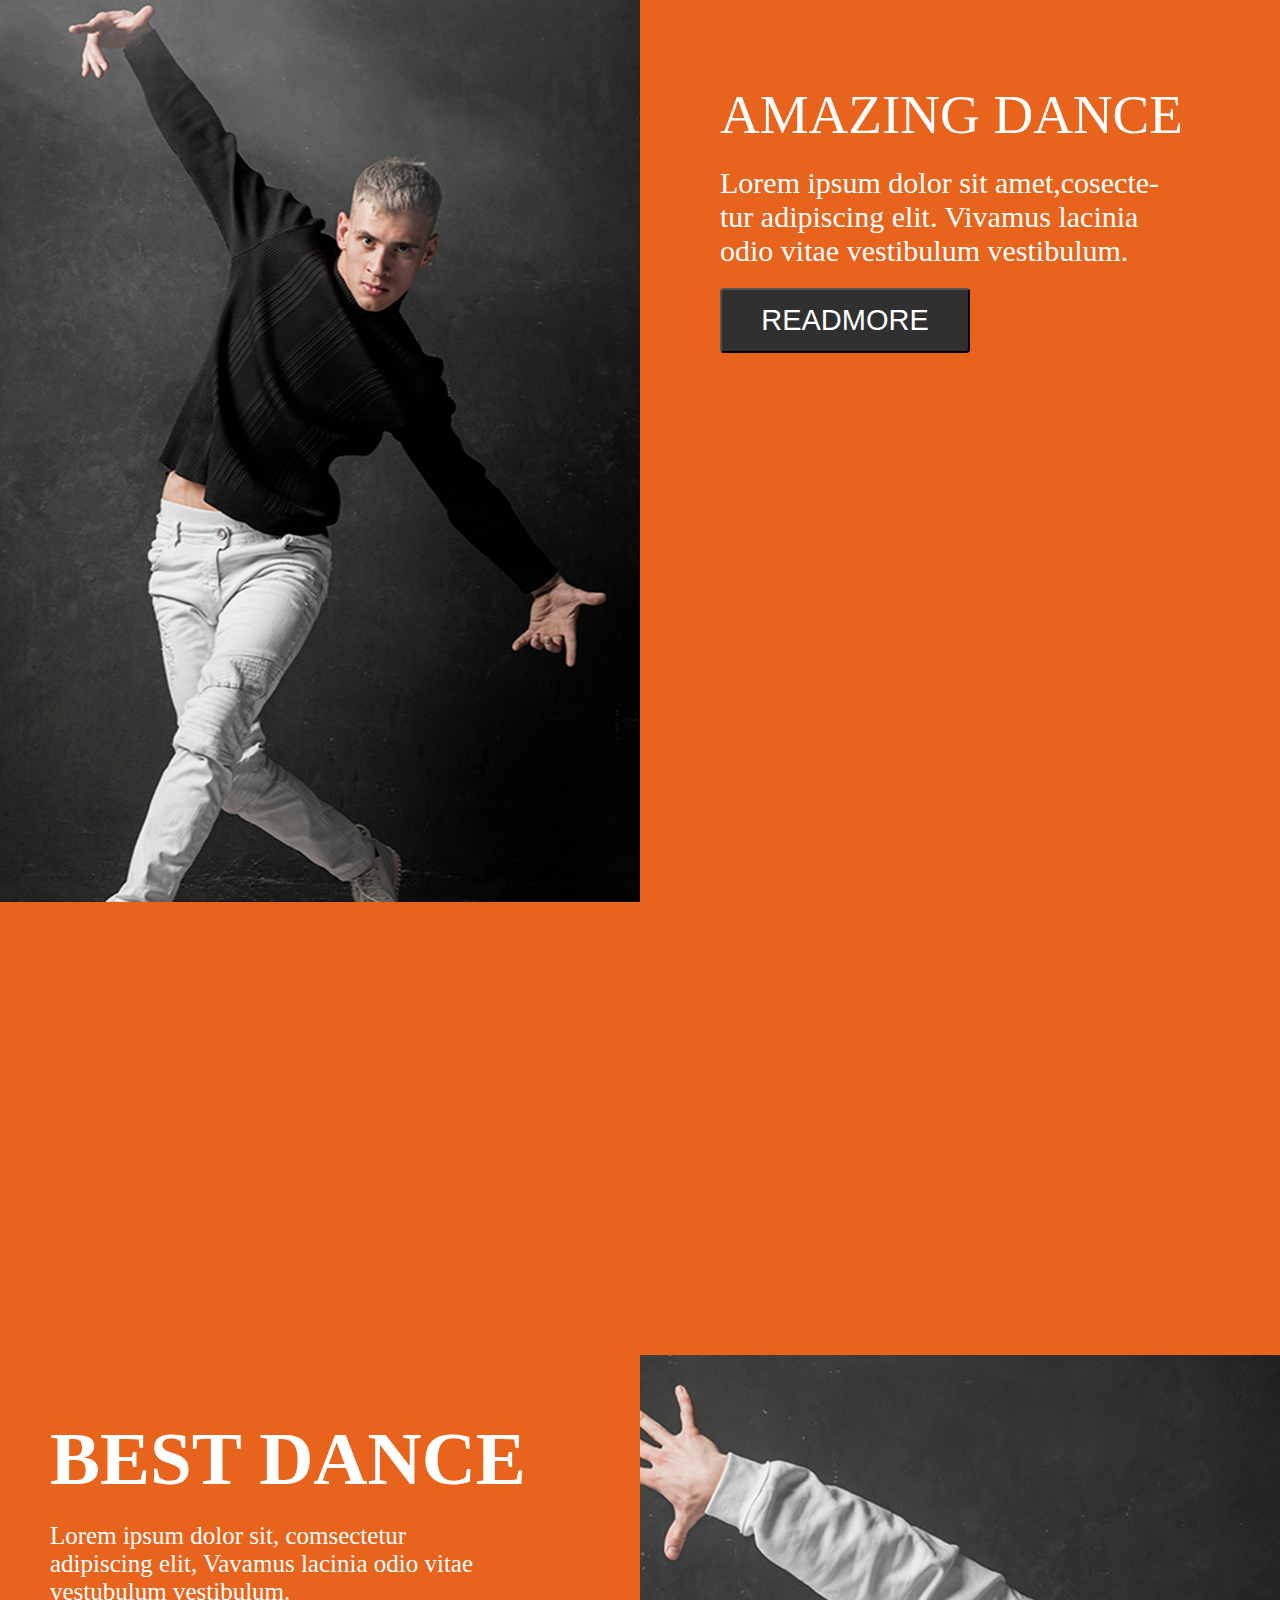
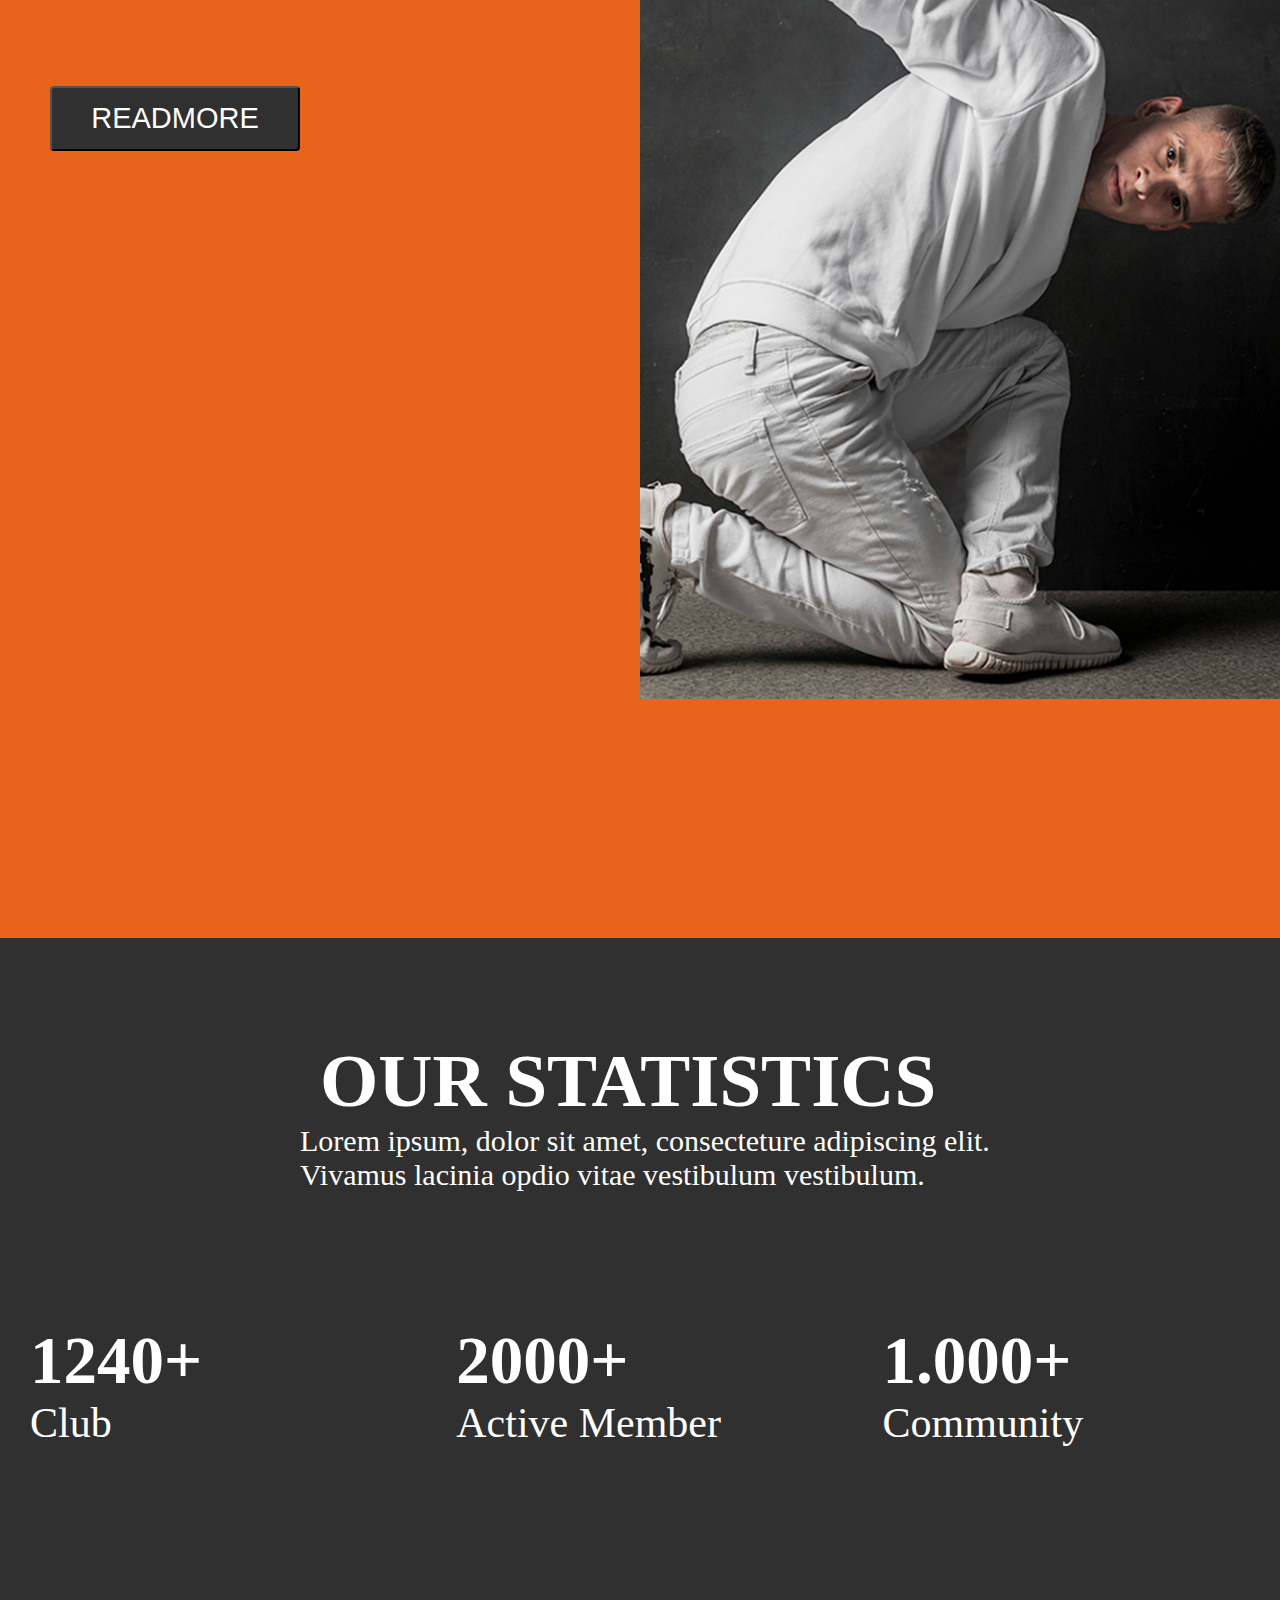
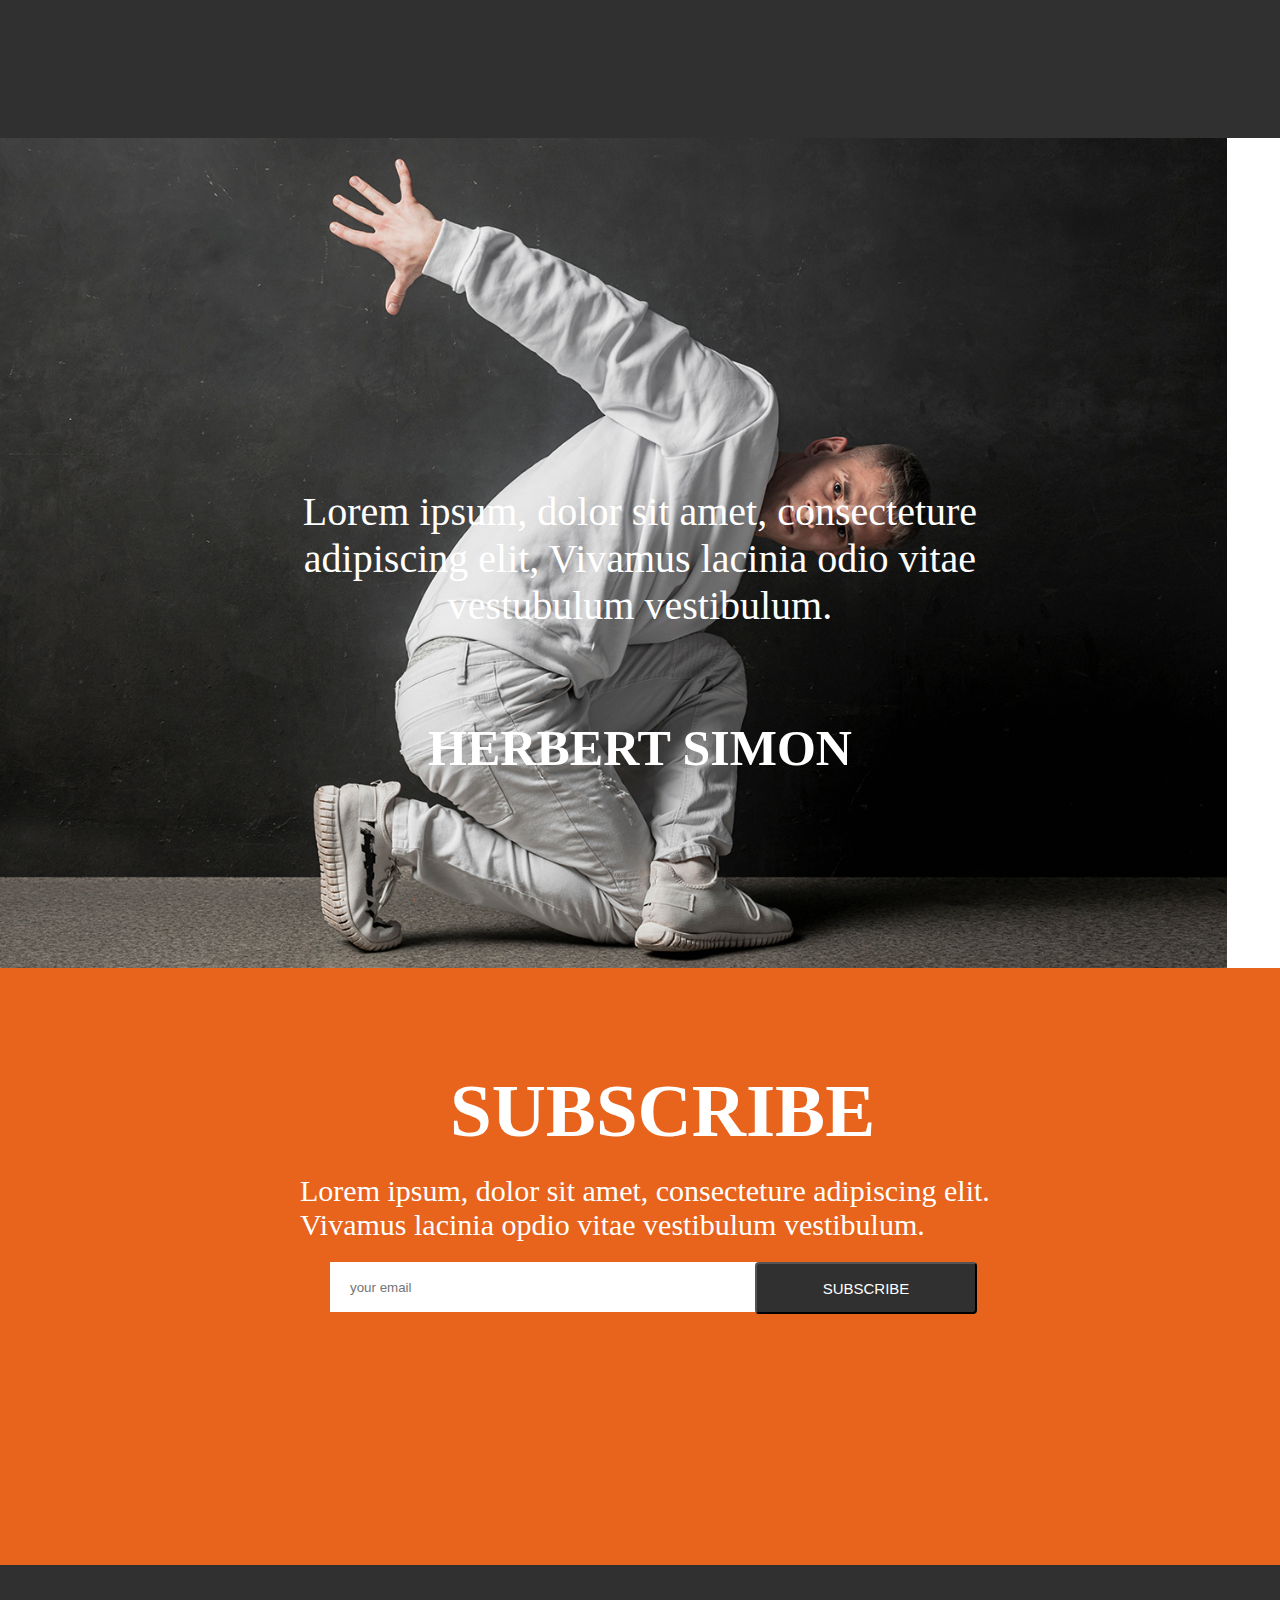
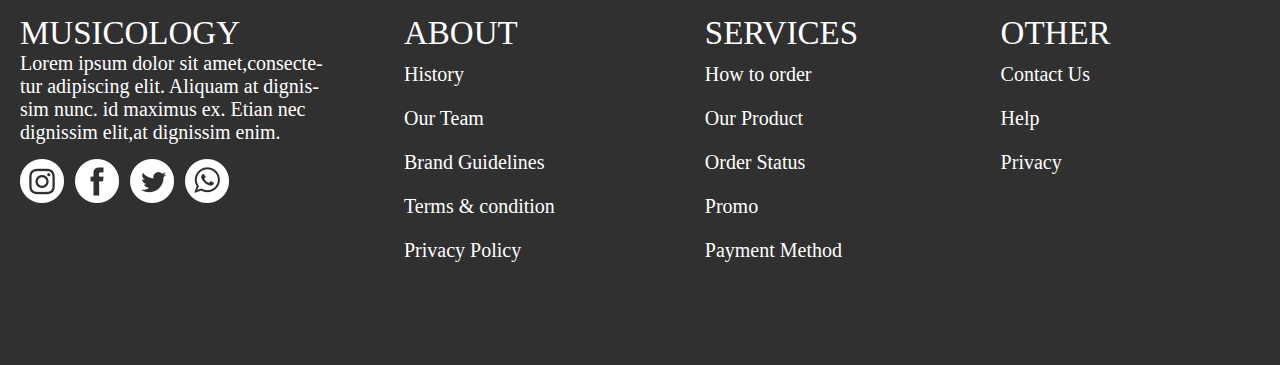
<file: newwebsite.html>
<!DOCTYPE html>
<html lang="en">

<head>
    <meta charset="UTF-8">
    <meta http-equiv="X-UA-Compatible" content="IE=edge">
    <meta name="viewport" content="width=device-width, initial-scale=1.0">
    <title>Document</title>
    <link rel="stylesheet" href="webstyle.css">
    <link rel="stylesheet" href="https://cdnjs.cloudflare.com/ajax/libs/font-awesome/6.4.0/css/all.min.css">
    <style>
    

    
    
    </style>
</head>

<body>
    <!-- header start -->
    <header>
        <div id="logo"></div>
        <div id="nav">
            <a href="#main1">HOME</a>
            <a href="#main2">PRODUCT</a>
            <a href="#main3">PROMO</a>
            <a href="#about">ABOUT</a>
            <a href="#four">CONTACT</a>
            
            <div id="serchicon"><img src="img/Search.png" alt=""></div>
        </div>
    </header>
    <!-- header end -->
    <!-- main1 start -->
    <div id="main1">
        <div class="title">
            <div id="text1">
                <p>Title Here</p>
            </div>
            <div id="text2">
                <p>Lorem ipsum, dolor sit amet, consecteture <br>adipiscing elit. vavimus lacinia odio vitae
                    <br>vestibulum vestibulum.
            </div>
            <div> <button id="text3"> REGISTERNOW</button></div>
        </div>
        <!-- main2 start -->
        <div id="main2">
            <div id="firstline"> DANCE TOUR</div>
            <div id="secondline">Lorem ipsum, dolor sit amet, consecteture adipiscing elit. <br>Vivamus acinia opdio
                vitae vestibulum vestibulum.</div>
            <div id="main22">
                <div id="firstbox"><div id="firstbox1"></div><div class="ame">AMERICA</div><div class="firstboxtext">Lorem ipsum,dolor sit amet <br> consecteture  aduouscincing</div></div>
                <div id="secondbox"><div id="secondbox1"></div><div class="asi">ASIA</div><div class="secondboxtext">Lorem ipsum,dolor sit amet <br> consecteture  aduouscincing</div></div>
                <div id="thirdbox"><div id="thirdbox1"></div><div class="aus">AUSTRALIA</div><div class="thirdboxtext">Lorem ipsum,dolor sit amet <br> consecteture  aduouscincing</div></div>
               
        </div>
        <!-- main3 start -->
        <div id="main3">
            <div id="price">PRICING</div>
            <div id="lorem">Lorem ipsum, dolor sit amet, consecteture adipiscing elit. <br> Vivamus acinia opdio
                vitae vestibulum vestibulum.</div>
            <div id="main31">
                <div class="boxes">
                    <div id="logo1"><img src="img/logo (1) - Copy.png" alt=""></div>
                    <div class="firsttext">
                        <p>BASIC</p>
                    </div>
                    <div class="lorem2">Lorem ipsum, dolor sit amet,<br>consecteture adipiscing elit.</div>
                    <div id="pricebox">$150.00</div>
                </div>
                <div class="boxes">
                    <div id="logo1"><img src="img/logo (1) - Copy.png" alt=""></div>
                    <div class="firsttext">
                        <p>PROFESSIONAL</p>
                    </div>
                    <div class="lorem2">Lorem ipsum, dolor sit amet,<br>consecteture adipiscing elit.</div>
                    <div id="pricebox">$200.00</div>
                </div>
                <div class="boxes">
                    <div id="logo1"><img src="img/logo (1) - Copy.png" alt=""></div>
                    <div class="firsttext">
                        <p>ULTIMATE</p>
                    </div>
                    <div class="lorem2">Lorem ipsum, dolor sit amet,<br>consecteture adipiscing elit.</div>
                    <div id="pricebox">$250.00</div>
                </div>
            </div>
        </div>
        <!-- main4 start -->
        <div id="main4">
            <div class="foto1"></div>
            <div class="part2">
                <div id="main4text"> AMAZING DANCE</div>
                <div id="main4text1">Lorem ipsum dolor sit amet,cosecte- <br>tur adipiscing elit. Vivamus lacinia <br>
                    odio vitae vestibulum vestibulum.</div>
                <div><button id="button">READMORE</button></div>
            </div>
        </div>
        <!-- main5 start -->
        <div id="main5">
            <div class="main51">
                <div class="main5text">BEST DANCE</div>
                <div class="main5text1">Lorem ipsum dolor sit, comsectetur <br>adipiscing elit, Vavamus lacinia odio
                    vitae <br>vestubulum vestibulum.</div>
                <div><button id="readmore">READMORE</button></div>
            </div>
            <div id="main52"></div>
        </div>
        <!-- main6 start -->
        <div id="main6">
            <div id="main6text">OUR STATISTICS</div>
            <div id="lorem1">Lorem ipsum, dolor sit amet, consecteture adipiscing elit. <br> Vivamus lacinia opdio
                vitae vestibulum vestibulum.</div>
            <div id="main61">
                <div id="main6box"><div class="boxtext">1240+</div><div class="boxtext1">Club</div></div>
                <div id="main6box"><div class="boxtext">2000+</div><div class="boxtext1">Active Member</div></div>
                <div id="main6box"><div class="boxtext">1.000+</div><div class="boxtext1">Community</div></div>
            </div>
           </div>
           <!-- main7 start -->
           <div id="main7">
            <div id="main71"></div>
            <div class="main7text">Lorem ipsum, dolor sit amet, consecteture <br>adipiscing elit, Vivamus lacinia odio vitae <br>   vestubulum vestibulum.</div>
            <div class="main7text1">HERBERT  SIMON</div>
           </div>
           <!-- main8 start -->
           <div id="main8">
            <div id="sub">SUBSCRIBE</div>
            <div class="ipsum">Lorem ipsum, dolor sit amet, consecteture adipiscing elit. <br>Vivamus lacinia opdio  vitae vestibulum vestibulum.</div>
            <div><input  id="youremail" type="text" placeholder="your email"> </div>
            <div id="subscribe"><button id="subb" >SUBSCRIBE</button></div>
           </div>
           <!-- footer -->
           <footer>
            <div id="one">
             <div id="music">MUSICOLOGY</div>
             <div class="onetext">Lorem ipsum dolor sit amet,consecte- <br>tur adipiscing elit. Aliquam at dignis- <br>sim nunc. id maximus ex. Etian nec <br>dignissim elit,at dignissim enim.</div>
            <div id="instagram">   <div id="facebook"> <div id="twiter"> <div id="watsapp"></div></div></div> </div>
          </div>
          <div id="two">
            <div id="about">ABOUT</div>
            <div id="twotext">History <br>Our Team <br> Brand  Guidelines <br> Terms & condition <br> Privacy Policy</div>
          </div>
          <div id="three">
          <div class="service">SERVICES</div>
          <div id="threetext">How to order <br> Our Product <br> Order Status <br>Promo <br>Payment Method</div>
       </div>
       <div id="four">
        <div id="other">OTHER</div>
        <div id="fourtext">Contact Us <br>Help <br>Privacy</div>
       </div>
        </footer>
     </body>
    </html>
</file>
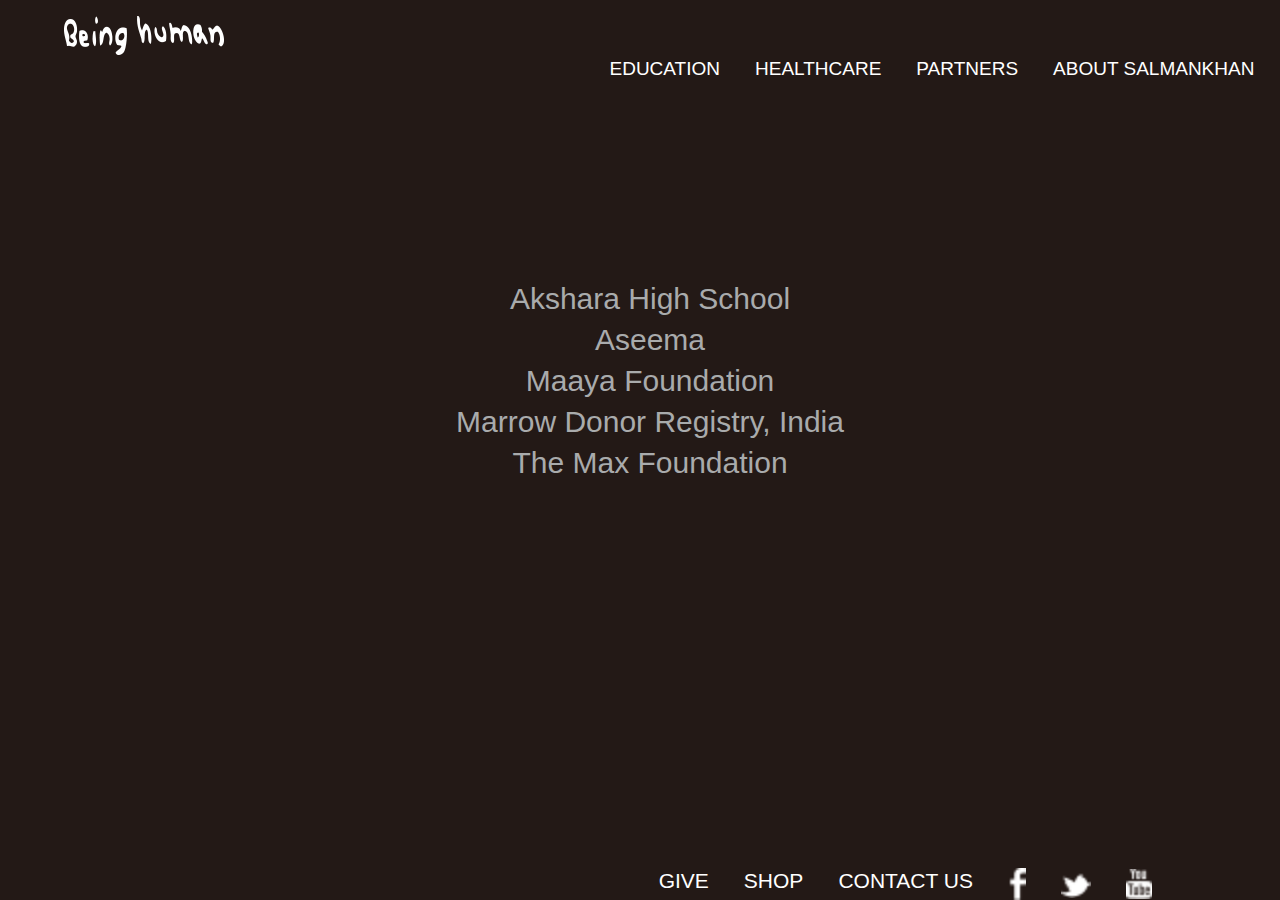
<file: partners.html>
<!DOCTYPE html>
<html lang="en">
<head>
    <meta charset="UTF-8">
    <meta name="viewport" content="width=device-width, initial-scale=1.0">
    <title>Being Human Foundation</title>
    <!-- link -->
    <link href="https://cdn.jsdelivr.net/npm/bootstrap@5.2.3/dist/css/bootstrap.min.css" rel="stylesheet">

<!-- Latest compiled JavaScript -->
<script src="https://cdn.jsdelivr.net/npm/bootstrap@5.2.3/dist/js/bootstrap.bundle.min.js"></script>

    <link rel="stylesheet" href="style.css">
    <link rel="stylesheet" href="stylem.css">
    <link rel="stylesheet" href="style1.css">
  <link rel="stylesheet" href="https://maxcdn.bootstrapcdn.com/bootstrap/3.4.1/css/bootstrap.min.css">
 </head>
<body>
 

    
    <!-- navigation -->
    <div class="navigation">
      <!-- logo -->
      <div class="logo">
          <a href="index.html"> <img src="img/logo.png" alt="beinghuman" width="" height="">
          </a>
      </div>
 <div class="nav_icon">
         <img src="img/home_nav.png"  type="button bg-" data-bs-toggle="offcanvas" data-bs-target="#demo" alt="" height="24" width="22">
          
      </div>
      <nav class="topnav">
          <a href="education.html" class="link1">EDUCATION</a>
          &nbsp; &nbsp; &nbsp; &nbsp;
          <a href="healthcare.html" class="link1" title="HEALTHCARE">HEALTHCARE</a>
          &nbsp; &nbsp; &nbsp; &nbsp;
          <a href="partners.html" class="link1" title="PARTNERS">PARTNERS</a>
          &nbsp; &nbsp; &nbsp; &nbsp;
        <a href="aboutsalman.html" class="link1" title="ABOUT SALMAN KHAN">ABOUT SALMANKHAN</a>
          <br><br>

   </nav>
                       <!-- mobile navigation -->
   
   <div class="offcanvas offcanvas-top bg-dark  " id="demo">
      <div class="offcanvas-header ">
           <div class="logo ">
          <a href="index.html"> <img src="img/logo.png" alt="beinghuman" width="" height="">
          </a>
      </div>
          
        <h1 class="offcanvas-title  "></h1>
        <button type="button" class="btn-close bg-white" data-bs-dismiss="offcanvas"></button>
      </div>
      <div class="offcanvas-body ">
          <div class="mobile" style="display: block; ">
              <a href="education.html" class="link4" title="EDUCATION">EDUCATION</a><br>
         
             <a href="healthcare.html" class="link4" title="HEALTHCARE">HEALTHCARE</a><br>
         
             <a href="partners.html" class="link4" title="PARTNERS">PARTNERS</a><br>
         
             <a href="aboutsalman.html" class="link4" title="ABOUT SALMAN KHAN">ABOUT SALMAN KHAN</a><br>
           </div> 
          
      </div>
    </div>
                              <!-- footer -->
    <footer>
      <a href="give.html" title="GIVE" class="link2">GIVE</a>
      &nbsp; &nbsp; &nbsp; &nbsp;
      <a href=" shop.html" title="SHOP" class="link2">SHOP</a>
      &nbsp; &nbsp; &nbsp; &nbsp;
      <a href="contact.html" title="CONTACT US" class="link2">CONTACT US</a>
      &nbsp; &nbsp; &nbsp; &nbsp;
      <a href="https://www.facebook.com/BeingHumanOnline" target="_blank">
        <img src="img/fb_icon.png" alt="" width="18" height="32">
      </a>
      &nbsp; &nbsp; &nbsp; &nbsp;
      <a href="https://twitter.com/tweetbeinghuman" target="_blank">
        <img src="img/twitter_icon.png" alt="" width="30" height="28">
      </a>
      &nbsp; &nbsp; &nbsp; &nbsp;
      <a href="https://www.youtube.com/channel/UC7eKam6URdsicf2hbmh9dHg" target="_blank">
        <img src="img/yt_icon.png" alt="" width="26" height="30">
      </a>

    </footer>
  </div>
  <div class="section_partners" id="1">
    <div class="main_cont">
        <div class="part_hold">
            <ul>
                <li><a href="education.html#akshara" class="link6">Akshara High School </a></li>
                <li><a href="education.html#aseema" class="link6">Aseema</a></li>
                <li><a href="healthcare.html#program" class="link6">Maaya Foundation</a></li>
                <li><a href="healthcare.html#marrow" class="link6">Marrow Donor Registry, India</a></li>
                <li><a href="healthcare.html#the" class="link6">The Max Foundation</a></li>
            </ul>

        </div>
    </div>
  </div>
  <!-- body end -->
    
</body>
</html>
</file>
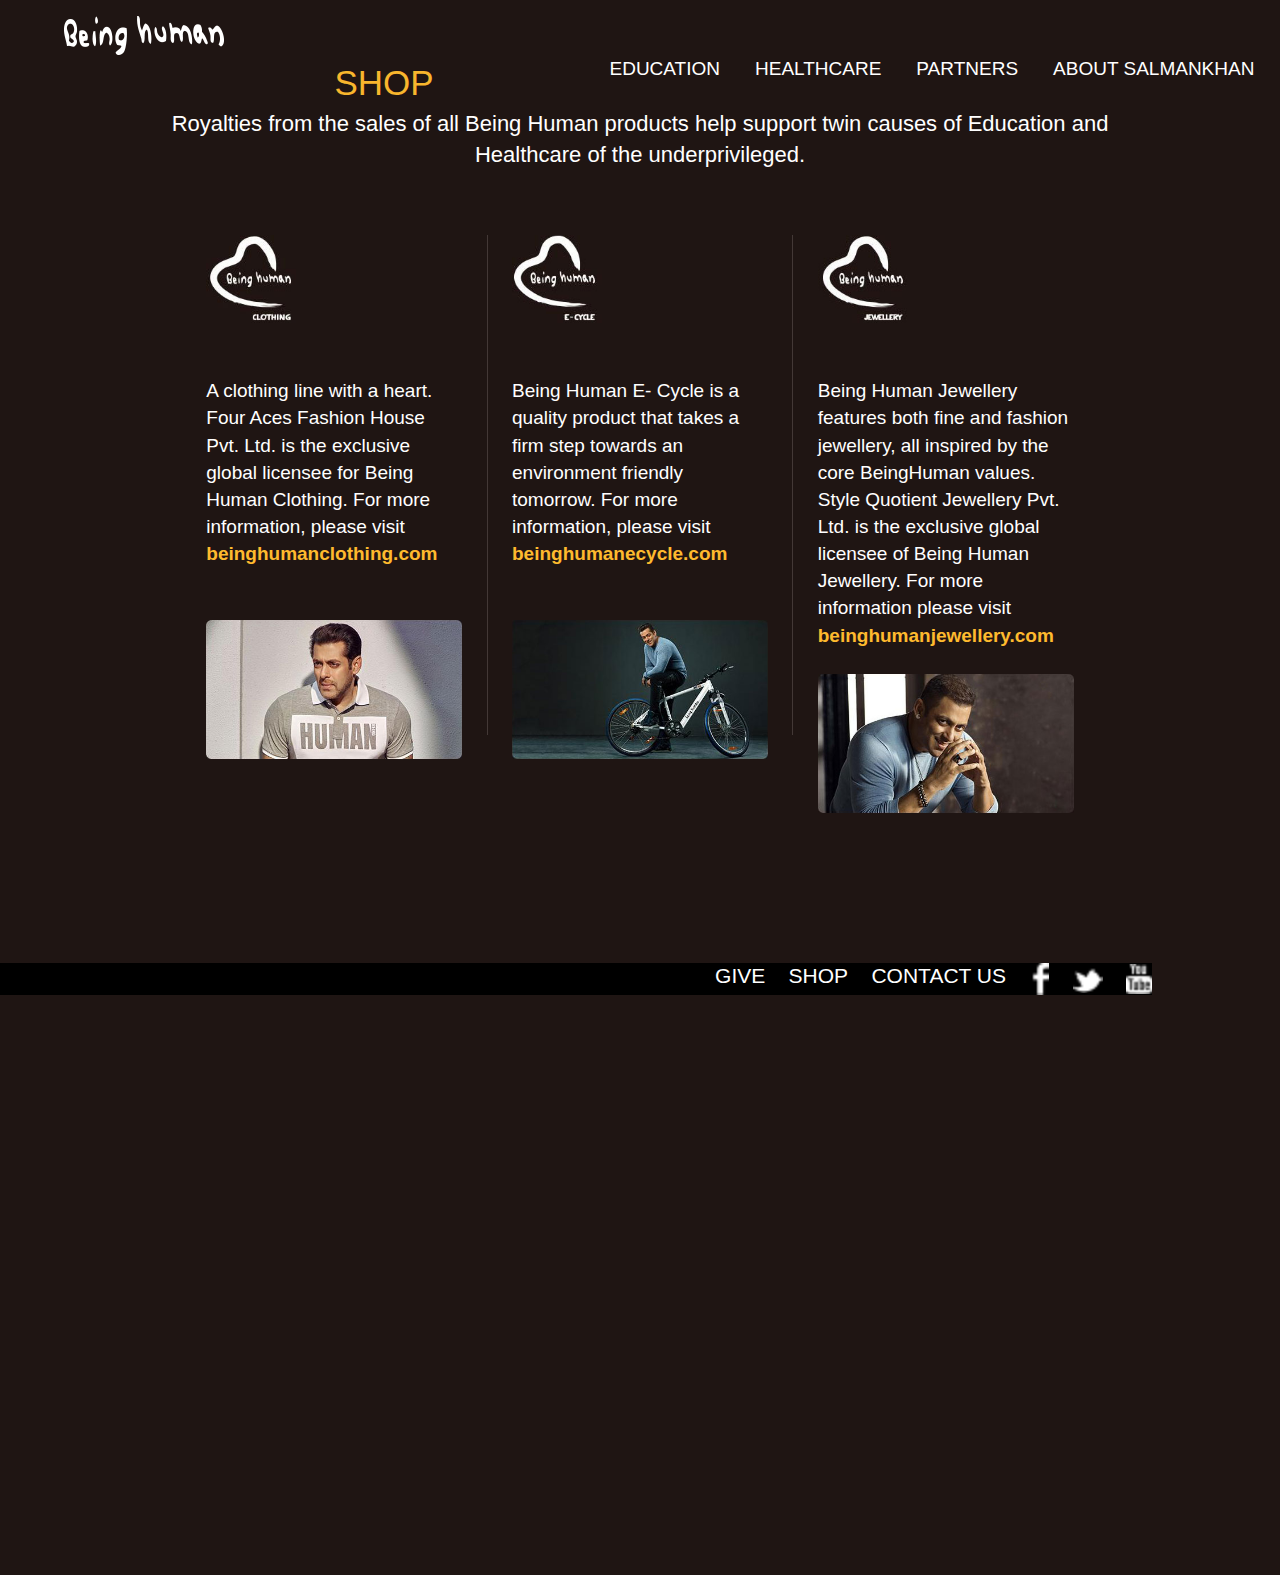
<file: shop.html>
<!DOCTYPE html>
<html lang="en">

<head>
    <meta charset="UTF-8">
    <meta name="viewport" content="width=device-width, initial-scale=1.0">
    <title>Being Human Foundation</title>

    <link href="https://cdn.jsdelivr.net/npm/bootstrap@5.2.3/dist/css/bootstrap.min.css" rel="stylesheet">

    <!-- Latest compiled JavaScript -->
    <script src="https://cdn.jsdelivr.net/npm/bootstrap@5.2.3/dist/js/bootstrap.bundle.min.js"></script>
    <link rel="stylesheet" href="style.css">
    <link rel="stylesheet" href="stylem.css">
    <link rel="stylesheet" href="style1.css">
    <link rel="stylesheet" href="https://maxcdn.bootstrapcdn.com/bootstrap/3.4.1/css/bootstrap.min.css">
    <link rel="stylesheet" href="https://cdnjs.cloudflare.com/ajax/libs/jquery/3.7.0/jquery.min.js">


</head>

<body>
    <!-- navigation -->
    <div class="navigation">
        <!-- logo -->
        <div class="logo">
            <a href="index.html"> <img src="img/logo.png" alt="beinghuman" width="" height="">
            </a>
        </div>

        <div class="nav_icon">

            <!-- mobile nav icon -->
            <img src="img/home_nav.png" type="button bg-" data-bs-toggle="offcanvas" data-bs-target="#demo" alt=""
                height="24" width="22">

        </div>
        <nav class="topnav">
            <a href="education.html" class="link1">EDUCATION</a>
            &nbsp; &nbsp; &nbsp; &nbsp;
            <a href="healthcare.html" class="link1" title="HEALTHCARE">HEALTHCARE</a>
            &nbsp; &nbsp; &nbsp; &nbsp;
            <a href="partners.html" class="link1" title="PARTNERS">PARTNERS</a>
            &nbsp; &nbsp; &nbsp; &nbsp;
            <a href="aboutsalman.html" class="link1" title="ABOUT SALMAN KHAN">ABOUT SALMANKHAN</a>
            <br><br>

        </nav>
        <!-- mobile navigation -->

        <div class="offcanvas offcanvas-top bg-dark  " id="demo">
            <div class="offcanvas-header ">
                <div class="logo ">
                    <a href="index.html"> <img src="img/logo.png" alt="beinghuman" width="" height="">
                    </a>
                </div>

                <h1 class="offcanvas-title  "></h1>
                <button type="button" class="btn-close bg-white" data-bs-dismiss="offcanvas"></button>
            </div>
            <div class="offcanvas-body">
                <div class="mobile" style="display: block;">
                    <a href="education.html" class="link4" title="EDUCATION">EDUCATION</a><br>

                    <a href="healthcare.html" class="link4" title="HEALTHCARE">HEALTHCARE</a><br>

                    <a href="partners.html" class="link4" title="PARTNERS">PARTNERS</a><br>

                    <a href="aboutsalman.html" class="link4" title="ABOUT SALMAN KHAN">ABOUT SALMAN KHAN</a><br>
                </div>

            </div>
        </div>
        <!-- footer -->
        <footer class="shop">
            <a href="give.html" title="GIVE" class="link2">GIVE</a>
            &nbsp; &nbsp; &nbsp; &nbsp;
            <a href=" shop.html" title="SHOP" class="link2">SHOP</a>
            &nbsp; &nbsp; &nbsp; &nbsp;
            <a href="contact.html" title="CONTACT US" class="link2">CONTACT US</a>
            &nbsp; &nbsp; &nbsp; &nbsp;
            <a href="https://www.facebook.com/BeingHumanOnline" target="_blank">
                <img src="img/fb_icon.png" alt="" width="18" height="32">
            </a>
            &nbsp; &nbsp; &nbsp; &nbsp;
            <a href="https://twitter.com/tweetbeinghuman" target="_blank">
                <img src="img/twitter_icon.png" alt="" width="30" height="28">
            </a>
            &nbsp; &nbsp; &nbsp; &nbsp;
            <a href="https://www.youtube.com/channel/UC7eKam6URdsicf2hbmh9dHg" target="_blank">
                <img src="img/yt_icon.png" alt="" width="26" height="30">
            </a>

        </footer>
    </div>
    <div class="section_shop">
        <div class="sec_cont_1p">
            <span class="text_1">SHOP</span>
            <br>
            <span class="text_2">Royalties from the sales of all Being Human products help support twin causes of
                Education and Healthcare of the underprivileged.</span>
        </div>
        <div class="sec_cont">
            <div class="bh_1">
                <div class="bh_img"> <img src="img/bh_clothing.jpg" alt="" width="100%"></div>
                <div class="bh_txt">
                    <br><br>
                    A clothing line with a heart. Four Aces Fashion House Pvt. Ltd. is the exclusive global licensee for
                    Being Human Clothing. For
                    more information, please visit <a href="http://www.beinghumanclothing.com" class="link7"
                        target="_blank">beinghumanclothing.com</a>
                    <br><br>
                </div>
                <div class="bh_img1"><img src="img/bh_1.jpg" width="100%" alt="">
                </div>
            </div>
            <div class="bh_div">

                <img src="img/point.gif" width="1" height="500" alt="">
            </div>
            <div class="line"> <img src="img/point (1).gif" alt="" width="300" height="1">
            </div>

            <div class="bh_1">
                <div class="bh_img"> <img src="img/bh_ecycle.jpg" alt="" width="100%">
                </div>
                <div class="bh_txt">
                    <br> <br>

                    Being Human E- Cycle is a quality product that takes a firm step towards an environment friendly
                    tomorrow. For more information,
                    please visit
                    <a href="http://www.beinghumanecycle.com" class="link7" target="_blank">beinghumanecycle.com</a>
                    <br> <br>

                </div>
                <div class="bh_img1">
                    <img src="img/bh_2.jpg" alt="" width="100%">
                </div>
            </div>
            <div class="bh_div">

                <img src="img/point.gif" width="1" height="500" alt="">
            </div>
            <div class="line"> <img src="img/point (1).gif" alt="" width="300" height="1">
            </div>
            <div class="bh_1">
                <div class="bh_img"> <img src="img/bh_jewellery.jpg" alt="" width="100%">
                </div>
                <div class="bh_txt"> <br> <br>

                    Being Human Jewellery features both fine and fashion jewellery, all inspired by the core BeingHuman
                    values. Style Quotient Jewellery Pvt. Ltd. is the exclusive global licensee of Being Human
                    Jewellery. For more information please visit
                    <a href="http://www.beinghumanjewellery.com" class="link7"
                        target="_blank">beinghumanjewellery.com</a>

                </div>
                <div class="bh_img1"><img src="img/bh_3.jpg" width="100%" alt="">
                </div>
            </div>
        </div>
        <footer class="shop_1">
            <a href="give.html" class="link2" title="GIVE">GIVE</a>
            &nbsp;&nbsp;&nbsp;&nbsp;

            <a href="shop.html" class="link2" title="SHOP">SHOP</a>
            &nbsp;&nbsp;&nbsp;&nbsp;

            <a href="contact.html" class="link2" title="CONTACT US">CONTACT US </a>
            &nbsp;&nbsp;&nbsp;&nbsp;

            <a href="https://www.facebook.com/BeingHumanOnline" target="_blank">
                <img src="img/fb_icon.png" width="18" height="32"></a>
            &nbsp;&nbsp;&nbsp;&nbsp;

            <a href="https://twitter.com/tweetbeinghuman" target="_blank">
                <img src="img/twitter_icon.png" width="30" height="28"></a>
            &nbsp;&nbsp;&nbsp;&nbsp;

            <a href="https://www.youtube.com/channel/UC7eKam6URdsicf2hbmh9dHg" target="_blank">
                <img src="img/yt_icon.png" width="26" height="30"></a>
        </footer>
    </div>
    </div>
    <!-- body end -->
</body>

</html>
</file>
<file: style.css>
* {
  margin: 0;
  padding: 0;
  box-sizing: border-box;
}

html {
  scroll-behavior: smooth;
}

body {
 
  background-color: #231916;
}

.mobile {
  margin: 0 auto;
  padding: 35% 0% 0% 0%;
  z-index: 10;
  position: fixed;
  display: ;
  background-color: #231916;
  width: 100%;
  height: 100%;
  text-align: center;
}
A.link4,A:ACTIVE.link4,A:FOCUS.link4,A:LINK.link4,
A:VISITED.link4 {
  color: #ffffff;
  font-size: 18px;
  font-weight: normal;
  line-height: 200%;
  text-decoration: none;
}

A.link4:hover {
  color: #f8b62b;
}

.navigation {
  margin: 0 auto;
  text-align: center;
  width: 90%;
}

.logo {
  background-color: ;
  margin: 0 auto;
  padding: 15px 0px 0px 0px;
  display: block;
  z-index: 1;
  text-align: left;
  position: absolute;
}

.nav_icon {
  background-color: ;
  margin: auto;
  z-index: 25;
  position: absolute;
  cursor: pointer;
  top: 3%;
  margin-top: -13px;
  right: 3%;
  display: none;
}

.topnav {
  margin: 0% 0% 0% 0%;
  padding: 60px 0% 0% 0%;
  text-align: right;
  position: absolute;
  right: 0;
  margin-right: 2%;
  z-index: 999;
  
}
A.link1,A:ACTIVE.link1,A:FOCUS.link1,A:LINK.link1,
A:VISITED.link1 {
  color: #fff;
  font-size: 1.9rem;
  font-weight: normal;
  line-height: 15px;
  text-decoration: none;
}

A.link1:hover {
  color: #f8b62d;
}

footer {
  text-align: right;
  margin: 50% 0% 0% 0%;
  position: absolute;
  margin-right: 10%;
  margin-bottom: 0%;
  z-index: 999;
  right: 0%;
  bottom: 0%;

}
A.link2,A:ACTIVE.link2,A:FOCUS.link2,A:LINK.link2,
A:VISITED.link2 {
  color: #fff;
  font-size: 21px;
  font-weight: normal;
  line-height: 15px;
  text-decoration: none;
}

A.link2:hover {
  color: #f8b62d;
}
                                  /* SECTION HOME */
.section_home {
  margin: 0 auto;
  text-align: center;
  background-image: url(img/home_bg.jpg);
  height: 100vh;
  width: 100%;
  background-size: cover;
  background-position: 10% 0%;

}

.main_contain {
  margin: 0% 0% 0% 10%;
  padding: 0% 0% 0% 0%;
  width: 80%;
  height: 40%;
  top: 40%;
  position: absolute;
  margin-top: -5%;

}

.text1 {
  font-size: 38px;
  color: #fff;
  /* font-family: 'Conv_HelveticaNeueThn'; */

}

.text2 {
  font-size: 36px;
  color: #f8b62d;
}
                                           /* SECTION EDUCATION */
.section1 {
  margin: 0 auto;
  text-align: center;
  background-image: url(img/education_bg.jpg);
  background-size: cover;
  background-position: center;
  height: 100vh;
  width: 100%;
}

.maincontain2 {
  margin: 0% 0% 0% 0%;
  padding: 0% 0% 0% 0%;
  width: 80%;
  margin-left: 10%;
}

.bold {
  margin: 0% 0% 0% 20%;
  padding: 12% 0% 0% 0%;
  font-size: 31px;
  color: #f8b62d;
}

.text_3 {
  margin: 0% 0% 0% 55%;
  font-size: 22px;
  color: #fff;
  position: relative;
  text-align: left;
}
A.link3,A:ACTIVE.link3,A:FOCUS.link3,A:LINK.link3,
A:VISITED.link3 {
  color: #ffffff;
  font-size: 19px;
  font-weight: normal;
  line-height: 30px;
  text-decoration: none;
}

A.link3:hover {
  color: #f8b62d;

}
.down_arrow {
  margin: 0 auto;
  position: absolute;
  width: 80%;
  text-align: center;
  z-index: 100;
  bottom: 0;
  margin-bottom: 3%;
}
                                            /* SECTION 2 */
.section2 {
  background-color: #231916;
  height: 105vh;
  width: 100%;
  background-size: cover;
}

.maincontain3 {
  margin: 0% 0% 0% 0%;
  padding: 5% 0% 0% 0%;
  width: 80%;
  margin-left: 10%;
}

.up_arrow {
 margin: 0 auto;
    position: relative;
    width: 80%;
    text-align: center;
    /* display: none; */
    z-index: 100;
   
    padding-top: 2%;
}

.text_10 {
  margin: 0% 0% 0% 46%;
  padding-right: 5px;
  font-size: 24px;
  color: #fff;
  position: absolute;
  text-align: left;
  width: 35%;
  overflow: auto;
  height: 800px;
}

.akshara {
  color: #f8b62d;
}

.grid {
  height: 200px;
  width: 300px;
  background-color: ;
  margin-top: 50px;

}

.div {
  display: grid;
  grid-template-columns: auto auto auto;
}

.two {
  border: 4px solid #231916;
  padding: 0px;

}
                                               /* SECTION 3 */
.section3 {
  background-color: #d3d1c9;
  height: 100vh;
  background-size: cover
}

.aseema {
  color: #f8b62d;
  font-size: 35px;
}

.text_5 {
  margin: 0% 0% 0% 0%;
  font-size: 22px;
  color: #201c1c;
  position: absolute;
  text-align: justify;
  width: 36%;
}

.grid2 {
  height: 200px;
  width: 250px;
  background-color: ;
  margin-top: 50px;
  margin-left: 740px;
  position: absolute;
}

.div1 {
  display: grid;
  grid-template-columns: auto auto;
}

.three {
  border: 2px solid #d3d1c9;
  padding: 0px;

}

#one1 {
  grid-column-start: 1;
  grid-column-end: 3;
  grid-row-start: 1;
  grid-row-end: 3;
}

#two2 {
  grid-column-start: 3;
  grid-column-end: 5;
  grid-row-start: 2;
  grid-row-end: 3;
  margin-top: 0px;
}

#three3 {
  grid-column-start: 2;
  grid-column-end: 4;
  grid-row-start: 4;
  grid-row-end: 5;

}
                                           /* SECTION 4 CAREER */
.section4 {
  height: 100vh;
  width: 100%;
  background-color: #201c1c;
}

.career {
  margin: 10% 0% 0% 50%;
  font-size: 35px;
  color: #f8b62d;
  position: relative;
  text-align: left;
}

.text_6career {
  margin: 0% 0% 0% 40%;
  font-size: 25px;
  color: #fff;
  position: absolute;
  text-align: justify;
  width: 35%;
}

.grid3 {
  height: 200px;
  width: 250px;
  background-color: ;

  margin-top: -140px;
}

.div2 {
  display: grid;
  background-color: ;
  grid-template-columns: auto auto;
}

.four {
  border: 4px solid #201c1c;
  padding: 0px;
}

#first {
  grid-column-start: 1;
  grid-column-end: 4;
  grid-row-start: 2;
  grid-row-end: 4;
}

#second {
  grid-column-start: 4;
  grid-column-end: 6;
  grid-row-start: 1;
  grid-row-end: 4;
}

#third {
  grid-column-start: 3;
  grid-column-end: 6;
  grid-row-start: 4;
  grid-row-end: 6;
}
                                            /* SECTION 5 EDUCATION */
.section5 {
  background-color: #d1d0cb;
  height: 106vh;
  background-size: cover;
}
.edu {
  margin: 7% 0% 0% 50%;
  font-size: 33px;
  color: #f8b62d;
  position: relative;
  text-align: left;
}
 .text_7edu {
  margin: 0% 0% 0% 40%;
  font-size: 25px;
  color: #201c1c;
  position: absolute;
  text-align: justify;
  width: 35%;
}

.grid4 {
  height: 200px;
  width: 250px;
  background-color: ;
  margin-top: -52px;
  margin-left: -40px;
  margin-bottom: 158px;
  position: relative;
}

.div3 {
  display: grid;
  background-color: ;
  grid-template-columns: auto auto;
}

.five {
  border: 4px solid #d1d0cb;
  padding: 0px;
}
                                          /* SECTION 2 MAHARASHTRA */
.maha {
  margin: 0% 0% 0% 0%;
  padding: 1% 0% 0% 0%;
  font-size: 35px;
  color: #f8b62d;
}

.text_4m {
  margin: 0% 0% 0% 0%;
  font-size: 25px;
  /* padding-right: 10px; */
  color: #fff;
  position: absolute;
  text-align: justify;
  width: 35%;
  overflow: auto;
  height: 450px;
}

.yellow {
  color: #f8b62b;
}

.grid5 {
  height: 200px;
  width: 250px;
  background-color: ;
  margin-left: 730px;
  margin-top: 0px;
  position: relative;
}

.div4 {
  display: grid;
  background-color: ;
  grid-template-columns: auto auto auto;

}

.six {
  border: 4px solid #231916;
  padding: 0px;
}
                                          /* SECTION 2 EDUCATION */
.bold1 {
  margin: 0% 0% 0% 0%;
  padding: 1% 0% 0% 0%;
  font-size: 35px;
  color: #f8b62d;
}
.text_4e {
  margin: 0% 0% 0% 0%;
  font-size: 25px;
  /* padding-right: 10px; */
  color: #fff;
  position: absolute;
  text-align: justify;
  width: 40%;
  overflow: auto;
  height: 450px;
}
.grid6 {
  height: 200px;
  width: 250px;
  background-color:;
  margin-left: 830px;
  margin-top: -20px;

}

.div5 {
  display: grid;
  background-color: ;
  grid-template-columns: auto auto;
}

.seven {
  border: 4px solid transparent;

}
                                         /* SECTION 5 ENGLISH */
.text_7a {
  margin: -5% 0% 0% 40%;
  font-size: 16px;
  color: #201c1c;
  position: absolute;
  text-align: justify;
  width: 35%;
}
.text_7english1 {
  margin: -5% 0% 0% 29%;
  font-size: 25px;
  color: #201c1c;
  position: absolute;
  width: 56%;
  overflow: auto;
  height: 420px;
}
.grid7 {
  height: 200px;
  width: 250px;
  background-color: #f8b62b;
  margin-left: -44 px;
  margin-top: 0px;

}

.div6 {
  display: grid;
  background-color: #f8b62b;
  grid-template-columns: auto auto;
}

.eight {
  border: 4px solid #d1d0cb;
}
                                   /* SECTION 2 KORKU */
.bold1k {
  margin: 0% 0% 0% 0%;
  padding: 1% 0% 0% 0%;
  font-size: 32px;
  color: #f8b62d;
}
.text_44 {
  margin: 0% 0% 0% 0%;
  font-size: 25px;
  /* padding-right: 10px; */
  color: #fff;
  position: relative;
  text-align: justify;
  width: 50%;
  overflow: auto;
  height: 500px;
}
.grid8 {
  height: 200px;
  width: 250px;
  background-color:;
  margin-left: 850px;
  margin-top: -300px;
  
}
.div7 {
  display: grid;
  background-color:;
  grid-template-columns: auto auto;
}

.nine {
  border: 4px solid #231916;
}
                                     /* SECTION 4 THEATRE */
.bold2 {
  margin: 8% 0% 0% 50%;
  font-size: 32px;
  color: #f8b62d;
  position: relative;
  text-align: left;
}

.text_6 {
  margin: 0% 0% 0% 40%;
  font-size: 20px;
  color: #fff;
  position: absolute;
  text-align: justify;
  width: 35%;
}

.grid9 {
  height: 200px;
  width: 250px;
  background-color: ;
  margin-left: px;
  margin-top: 0px;

}

.div8 {
  display: grid;
  background-color: ;
  grid-template-columns: auto auto;
}

.ten {
  border: 4px solid #201c1c;
}

#ten1 {
  grid-column-start: 1;
  grid-column-end: 4;
  grid-row-start: 1;
  grid-row-end: 2;
}

#ten2 {
  grid-column-start: 4;
  grid-column-end: 8;
  grid-row-start: 1;
  grid-row-end: 2;
}

#ten3 {
  grid-column-start: 1;
  grid-column-end: 4;
  grid-row-start: 2;
  grid-row-end: 3;
}

#ten4 {
  grid-column-start: 4;
  grid-column-end: 8;
  grid-row-start: 2;
  grid-row-end: 3;
}

#ten5 {
  grid-column-start: 2;
  grid-column-end: 6;
  grid-row-start: 3;
  grid-row-end: 5;
}
                                    /* SECTION 4 ARTS FOR ALL */
.text_6a {
  margin: 0% 0% 0% 40%;
  font-size: 25px;
  color: #fff;
  position: absolute;
  text-align: justify;
  width: 35%;
  overflow: auto;
  height: 400px;
}

.grid10 {
  height: 200px;
  width: 250px;
  background-color: ;
  margin-left: px;
  margin-top: 0px;

}

.div9 {
  display: grid;
  background-color: ;
  grid-template-columns: auto auto;
}

.eleven {
  border: 4px solid #201c1c;
}
                                     /* SECTION 3 BEING BAJRANGI   */
.bold1 {
  margin: 0% 0% 0% 0%;
  padding: 1% 0% 0% 0%;
  font-size: 32px;
  color: #f8b62d;
}

.text_81 {
  margin: 0% 0% 0% -5%;
  font-size: 18px;
  color: #201c1c;
  position: relative;
  text-align: justify;
  width: 57%;
  height: 220px;

}

.grid11 {
  height: 200px;
  width: 250px;
  background-color: ;
  margin-left: 850px;
  margin-top: -200px;

}

.div10 {
  display: grid;
  background-color: ;
  grid-template-columns: auto auto;
}

.twelve {
  border: 4px solid #d3d1c9;
}
                                     /* TUBELIGHT PROJECT */
.text_111t {
  margin: 0% 0% 0% 41%;
  padding-right: 5px;
  font-size: 25px;
  color: #fff;
  position: absolute;
  text-align: left;
  width: 35%;
  overflow: auto;
  height: 350px;
}

.grid12 {
  height: 200px;
  width: 250px;
  background-color: ;
  margin-left: 0px;
  margin-top: 0px;

}

.div11 {
  display: grid;
  background-color: ;
  grid-template-columns: auto auto;
}

.thirty {
  border: 4px solid #231916;
}
                                         /* PAGE 2       SECTION HEALTH */
.section1health {
  margin: 0 auto;
  text-align: center;
  background-image: url(img/health_bg.jpg);
  background-size: cover;
  background-position: center;
  height: 100vh;
  width: 100%;
}

.down_arrow2 {
  margin: 0 auto;
  position: absolute;
  width: 90%;
  text-align: center;
  display: block;
  z-index: 100;
  bottom: 0;
  margin-bottom: 2%;
  margin-left: 95px;
}
                                        /* SECTION 2  */

 .up_arrow {
    margin: 0 auto;
    position: absolute;
    width: 80%;
    text-align: center;
    /* display: none; */
    z-index: 100;
    padding-top: 2%;
 }
.text_4ca {
  margin: 0% 0% 0% 0%;
  font-size: 25px;
  color: #fff;
  position: relative;
  text-align: justify;
  width: 46%;
  /* overflow: scroll; */
  height: 300px;
}
.gridsec2ca {
  height: 200px;
  width: 250px;
  background-color: ;
  margin-left: 770px;
  margin-top: -320px;

}
.firstdiv {
  display: grid;
  background-color: ;
  grid-template-columns: auto auto;
}

.first {
  border: 4px solid #231916;
}

#grid1 {
  grid-column-start: 1;
  grid-column-end: 3;
  grid-row-start: 2;
  grid-row-end: 4;
}

#grid2 {
  grid-column-start: 3;
  grid-column-end: 5;
  grid-row-start: 1;
  grid-row-end: 3;
}

#grid3 {
  grid-column-start: 1;
  grid-column-end: 3;
  grid-row-start: 4;
  grid-row-end: 6;
}

#grid4 {
  grid-column-start: 3;
  grid-column-end: 5;
  grid-row-start: 3;
  grid-row-end: 5;
}
                                        /* SECTION 3 DROUGHT */
.bold2_1 {
  margin: 8% 0% 0% 50%;
  font-size: 28px;
  color: #f8b62d;
  position: relative;
  text-align: left;
}

.text_7 {
  margin: 0% 0% 0% 35%;
  font-size: 25px;
  color: #201c1c;
  position: absolute;
  text-align: justify;
  width: 43%;
}

.gridsec3 {
  height: 200px;
  width: 250px;
  background-color: ;
  margin-left: px;
  margin-top: -100px;

}

.seconddiv {
  display: grid;
  background-color: ;
  grid-template-columns: auto auto;
}

.second {
  border: 4px solid #d3d1c9;
}

#gridone {
  grid-column-start: 1;
  grid-column-end: 3;
  grid-row-start: 1;
  grid-row-end: 3;
}

#gridtwo {
  grid-column-start: 3;
  grid-column-end: 5;
  grid-row-start: 1;
  grid-row-end: 2;
  margin-top: 0px;
}

#gridthree {
  grid-column-start: 3;
  grid-column-end: 5;
  grid-row-start: 2;
  grid-row-end: 5;
}
                                        /* SECTION 4 EYE */
.text_4eye {
  margin: 0%;
  font-size: 25px;
  color: rgb(255, 255, 255);
  position: relative;
  text-align: justify;
  width: 47%;
  /* overflow: scroll; */
  height: 200px;
}

.gridsec4 {
  height: 200px;
  width: 250px;
  background-color: ;
  margin-left: 780px;
  margin-top: -200px;

}

.thirddiv {
  display: grid;
  background-color: ;
  grid-template-columns: auto auto;
}

.third {
  border: 4px solid #201c1c;
}

#gridbox1 {
  grid-column-start: 2;
  grid-column-end: 4;
  grid-row-start: 1;
  grid-row-end: 4;
}

#gridbox2 {
  grid-column-start: 1;
  grid-column-end: 3;
  grid-row-start: 4;
  grid-row-end: 7;
}

#gridbox3 {
  grid-column-start: 1;
  grid-column-end: 3;
  grid-row-start: 7;
  grid-row-end: 11;
}

#gridbox4 {
  grid-column-start: 3;
  grid-column-end: 6;
  grid-row-start: 4;
  grid-row-end: 10;
}
                                   /* SECTION 5 LITTLE HEART */
.gridsec5 {
  height: 200px;
  width: 250px;
  background-color: ;
  margin-left: 0px;
  margin-top: 0px;

}

.fourthdiv {
  display: grid;
  background-color: ;
  grid-template-columns: auto auto;
}

.fourth {
  border: 4px solid #d1d0cb;
}

#grid21 {
  grid-column-start: 1;
  grid-column-end: 5;
  grid-row-start: 1;
  grid-row-end: 5;
}

#grid22 {
  grid-column-start: 5;
  grid-column-end: 10;
  grid-row-start: 3;
  grid-row-end: 5;
}

#grid23 {
  grid-column-start: 2;
  grid-column-end: 6;
  grid-row-start: 5;
  grid-row-end: 9;
}

#grid24 {
  grid-column-start: 6;
  grid-column-end: 9;
  grid-row-start: 5;
  grid-row-end: 11;
}
                                   /* SECTION 2 MARROW */
.bold4 {
  margin: 8% 0% 0% 50%;
  font-size: 34px;
  color: #f8b62d;
  position: relative;
  text-align: left;
}

.text_8 {
  margin: 0% 0% 0% 40%;
  font-size: 23px;
  color: #fff;
  position: absolute;
  text-align: justify;
  width: 40%;
}

.gridsec6 {
  height: 200px;
  width: 250px;
  background-color: ;
  margin-left: 0px;
  margin-top: 0px;

}

.fifthdiv {
  display: grid;
  background-color: ;
  grid-template-columns: auto auto auto;
}

.fifth {
  border: 4px solid #201c1c;
}

#grid31 {
  grid-column-start: 1;
  grid-column-end: 3;
  grid-row-start: 2;
  grid-row-end: 4;
}

#grid32 {
  grid-column-start: 3;
  grid-column-end: 6;
  grid-row-start: 1;
  grid-row-end: 4;
}

#grid33 {
  grid-column-start: 2;
  grid-column-end: 8;
  grid-row-start: 4;
  grid-row-end: 6;
}
                                           /* SECTION 3 DONORS */
.bold5 {
  margin: 2% 0% 0% 0%;
  font-size: 25px;
  color: #f8b62d;
  position: relative;
  text-align: left;
}

.logo_sec {
  margin: 0% 0% 0% 0%;
  font-size: 17px;
  color: #4c4847;
  position: absolute;
  text-align: center;
  width: 90%;
}

.logo_1 {
  margin: 0% 5% 0% 0%;
  position: relative;
  text-align: left;
  display: inline-block;
  width: 16%;
  vertical-align: top;
}
                                          /* SECTION 6 RELIEF  */
.section6 {
  background-color: #231916;
  height: 110vh;
  background-size: cover;
}

.text_4re {
  margin: 0% 0% 0% 0%;
  font-size: 25px;
  color: #fff;
  position: relative;
  text-align: justify;
  width: 50%;
  /* overflow: scroll; */
  height: 200px;
}

.gridsec7 {
  height: 200px;
  width: 250px;
  background-color: ;
  margin-left: 850px;
  margin-top: 0px;

}

.sixthdiv {
  display: grid;
  background-color: ;
  grid-template-columns: auto auto;
}

.sixth {
  border: 4px solid #231916;
}

#gridb1 {
  grid-column-start: 2;
  grid-column-end: 4;
  grid-row-start: 1;
  grid-row-end: 3;
}

#gridb2 {
  grid-column-start: 4;
  grid-column-end: 6;
  grid-row-start: 1;
  grid-row-end: 6;
}

#gridb3 {
  grid-column-start: 1;
  grid-column-end: 4;
  grid-row-start: 4;
  grid-row-end: 5;
}
                                         /* SECTION 7 THE MAX */
.section7 {
  background-color: #b9b7ae;
  height: 100vh;
  background-size: cover;
}

.text_9 {
  margin: 0% 0% 0% 3%;
  font-size: 25px;
  color: #201c1c;
  position: absolute;
  text-align: justify;

  width: 55%;
  height: 35%;
}

A.link5,A:ACTIVE.link5,A:FOCUS.link5,A:LINK.link5,
A:VISITED.link5 {
  color: #000;
  font-size: 20px;
  font-weight: normal;
  line-height: 30px;
  text-decoration: none;
}

a.link5:hover {
  color: #f8b62d;
}

.gridsec8 {
  height: 200px;
  width: 250px;
  background-color: ;
  margin-left: 0px;
  margin-top: 330px;

}

.eighthdiv {
  display: grid;
  background-color: ;
  grid-template-columns: auto auto;
}

.eighth {
  border: 4px solid #b9b7ae;
}

#grid81 {
  grid-column-start: 2;
  grid-column-end: 6;
  grid-row-start: 1;
  grid-row-end: 4;
}

#grid82 {
  grid-column-start: 1;
  grid-column-end: 4;
  grid-row-start: 5;
  grid-row-end: 8;
}

#grid83 {
  grid-column-start: 4;
  grid-column-end: 8;
  grid-row-start: 4;
  grid-row-end: 8;
}
                                        /* SECTION 9 COCHELEAR */
.gridsec9 {
  height: 200px;
  width: 250px;
  background-color: ;
  margin-left: 20px;
  margin-top: 0px;

}

.ninthdiv {
  display: grid;
  background-color: ;
  grid-template-columns: auto auto;
}

.ninth {
  border: 4px solid #231916;
}
                                  /* SECTION 5 WOMEN'S HEALTH */
.gridsec10 {
  height: 200px;
  width: 250px;
  background-color: ;
  margin-left: 20px;
  margin-top: 0px;

}

.tenthdiv {
  display: grid;
  background-color: ;
  grid-template-columns: auto auto;
}

.tenth {
  border: 4px solid #d1d0cb;
}
                                            /* SECTION 2 SRINAGAR */
.text_11 {
  margin: 0% 0% 0% 0%;
  font-size: 25px;
  padding-right: 2%;
  color: #fff;
  position: absolute;
  text-align: justify;
  width: 30%;
  overflow: auto;
  height: 450px;
}

.gridsec11 {
  height: 200px;
  width: 250px;
  background-color: ;
  margin-left: 590px;
  margin-top: 0px;

}

.eleventhdiv {
  display: grid;
  background-color: ;
  grid-template-columns: auto auto;
}

.eleventh {
  border: 4px solid #231916;
}
                                           /* PARTNERS */
.section_partners {
  margin: 0 auto;
  text-align: center;
  background: #231916;
  height: 100vh;
  background-size: cover
}

.main_cont {
  margin: 0% 0% 0% 0%;
  padding: 5% 0% 0% 0%;
  width: 90%;
  margin-left: 5%;
}

.part_hold {
  margin: 0% 0% 0% 0%;
  padding: 18% 0% 0% 0%;
  position: relative;
  font-size: 35px;
  color: #f8b62d;
  text-align: center;
}
ul,li,a.link6,a:ACTIVE.link6,a:FOCUS.link6,a:LINK.link6,
a:VISITED.link6 {
  color: #a9abac;
  font-size: 30px;
  font-weight: normal;
  line-height: 36px;
  text-decoration: none;
  list-style: none;
  padding-top: 5px;
}

a.link6:hover {
  color: #f8b62b;
}



                                /* givepage */
.section_give {
  margin: 0 auto;
  text-align: center;
  background: url(img/give_bg.jpg);
  height: 100vh;
  width: 100%;
  background-size: cover;
}

.main_cont_home {
  margin: 0% 0% 0% 0%;
  padding: 0% 0% 0% 0%;
  width: 80%;
  margin-left: 10%;
  top: 25%;
  position: absolute;
  margin-top: -12%;
}

.text_1g {
  margin: 0% 0% 0% 0%;
  padding: 15% 0% 0% 0%;
  font-size: 35px;
  color: #f8b62d;
  text-align: left;
}

.text_2g {
  margin: 0% 0% 0% 10%;
  font-size: 25px;
  color: #fff;
  position: relative;
  text-align: left;
  width: 80%;
}

.textnew {
  margin: 0% 0% 0% 0%;
  font-size: 22px;
  color: #fff;
  position: relative;
  text-align: left;
}                                       
                                         /* about salmankhan */
.section_about {
  margin: 0 auto;
  text-align: center;
  background: url(img/about_bg.jpg);
  height: 100vh;
  width: 100%;
  background-size: cover;
  background-position: 70% 0%;
}
.main_cont_home{
  margin: -20% 0% 0% 0%;
    padding: 0% 0% 0% 0%;
    width: 90%;
    margin-left: 5%;
    top: 25%;
    position: absolute;
   
}
.text_1about{
  margin: 10% 0% 0% 0%;
  padding: 15% 0% 0% 0%;
  font-size: 60px;
  color: #f8b62d;
  text-align: left;
  font-weight: 600;
 }
 .small1{
  margin: 0% 0% 0% 0%;
   padding: 8% 0% 0% 5%;
    font-size: 20px;
    color: #fff;
    text-align: left;
    font-weight: bold;
 }
 .down_arrow_1about {
  margin: 0 auto;
  position: absolute;
  width: 100%;
  text-align: center;
  z-index: 100;
  bottom: 0;
  margin-bottom: 5%;
 }
 .section21 {
  background-color: #231916;
  height: 100%;
  width: 100%;
  background-size: cover;
 }
 .main_cont1{
  margin: 0% 0% 0% 0%;
    padding: 0% 0% 0% 0%;
    width: 90%;
    margin-left: 5%;
 }  
 .up_arrow {
 margin: 0 auto;
 position: absolute;
 width: 80%;
 text-align: center;
 z-index: 100;
 padding-top: 2%;
}
.image_holder6{
  margin: 0% 0% 0% 10%;
    font-size: 16px;
    color: #fff;
    position: relative;
    display: inline-block;
    width: 80%;

}
.upper {
  margin: 0% 0% 0% 0%;
  position: relative;
  display: block;
  width: 100%;
}
.img_1 {
  margin: 0% 0% 0% 0%;
  font-size: 16px;
  color: #fff;
  position: relative;
  display: inline-block;
  width: 32%;
}
.lower {
  margin: 0% 0% 0% 16%;
  position: relative;
  display: block;
  width: 100%;
}

                                  /* section shop */
.shop {
  margin: 50% 0% 0% 0%;
  text-align: right;
  position: absolute;
  bottom: 0;
  margin-bottom: 1%;
  right: 0;
  margin-right: 10%;
  z-index: 999;
  display: none;
}
                                          /* SHOP */
.section_shop {
  margin: 0 auto;
  text-align: center;
  background: #1f1513;
  height: 175vh;
  width: 100%;
  background-size: cover;
  background-position: 10% 0%;
  display: block;
}

.sec_cont_1p {
  margin: 0 auto;
  width: 80%;
  display: block;
  padding: 58px 0px 0px 0px;
}

.text_1 {
  margin: 0% 0% 0% -50%;
  padding: 15% 0% 0% 0%;
  font-size: 35px;
  color: #f8b62d;
}

.text_2 {
  margin: 0% 0% 0% 0%;
  font-size: 22px;
  color: #fff;
  position: relative;
  text-align: left;
  width: 100%;
}

.sec_cont {
  margin: 0 auto;
  width: 80%;
  margin-top: 5%;
  display: block;
}

.bh_1 {
  margin: 0% 0% 0% 0%;
  /* padding: 0 auto; */
  width: 25%;
  height: 600px;
  display: inline-block;
  vertical-align: top;
}

.bh_img {
  width: 35%;
  /* display: block; */
}

.bh_txt {
  margin: 0 auto;
  width: 100%;
  font-size: 19px;
  color: #fff;
  text-align: left;
}

A.link7,
A:ACTIVE.link7,
A:FOCUS.link7,
A:LINK.link7,
A:VISITED.link7 {
  color: #feba2e;
  font-weight: bold;
  line-height: 15px;
  text-decoration: none;
}

A.link7:hover {
  color: #fff;

}

.bh_img1 {
  margin: 10% 0% 0% 0%;
  padding: 0 auto;
  width: 100%;
}

.bh_div {
  margin: 0 auto;
  color: #fff;
  background-color: #433836;
  text-align: left;
  margin-right: 2%;
  margin-left: 2%;
  width: 1px;
  display: inline-block;
}

.line {
  display: none;
}

.shop_1 {
  margin: 10% 0% 0% 0%;
  text-align: right;
  position: relative;
  bottom: 0;
  background-color: #000;
  margin-bottom: 1%;
  right: 0;
  margin-right: 10%;
  z-index: 999;
  display: block;
}

                                    /* contact us */
.section_contact {
  margin: 0 auto;
  text-align: center;
  background-image: url(img/contact_bg.jpg);
  background-size: cover;
  background-position: center;
  height: 100vh;
  width: 100%;
}

.maindiv {
  margin: 0% 0% 0% 0%;
  padding: 0% 0% 0% 20%;
  width: 80%;
  margin-left: 10%;
  top: 25%;
  position: absolute;
  margin-top: -12%;
}

.textc1 {
  margin: 0% 0% 0% -50%;
  padding: 15% 0% 0% 0%;
  font-size: 35px;
  color: #f8b62d;
}

.textc2 {
  margin: 0% 0% 0% 10%;
  font-size: 12px;
  color: #fff;
  position: relative;
  text-align: left;
  width: 80%;
}

.input {
  margin: 1% 0% 0% 0%;
  padding: 10px;
  color: black;
  font-size: 12px;
  position: relative;
  text-align: left;
  display: block;
  width: 100%;
}

.name_txt {
  margin: 0% 0% 0% 0%;
  font-size: 20px;
  font-weight: 300;
  position: relative;
  text-align: left;
  display: inline-block;
  width: 20%;
  vertical-align: top;
  color: white;
}

.inp_txt {
  margin: 0% 0% 0% 0%;
  font-size: 15px;
  position: relative;
  text-align: right;
  display: inline-block;
}
.inp {
  margin: 0px 0px 0px 0px;
  padding: 0px 0px 0px 0px;
  font-size: 12px;
  color: #afb1b3;
  width: 310px;
  height: 25px;
  border-style: solid;
  border-width: 1px;
  border-color: #CCC;
  background-color: #efefef;
}

.inp_are {
  margin: 0px 0px 0px 0px;
  padding: 0px 0px 0px 0px;
  font-size: 12px;
  color: black;
  width: 310px;
  height: 70px;
  border-style: solid;
  border-width: 1px;
  border-color: #CCC;
  background-color: #efefef;
}
</file>
<file: stylem.css>
@media only screen and (max-width: 480px) {

    /* Home page */
    * {
      margin: 0;
      padding: 0;
      box-sizing: border-box;
  
  
    }
  
    html {
      scroll-behavior: smooth;
    }
  
    body {
     
      background-color: #231916;
      /* height: 100%; */
    
    }
                                 /* MOBILE NAV   */
    .mobile {
        margin:0 auto;
        padding:35% 0% 0% 0%;
        z-index:10;
        position:fixed;
        display:;
        background-color:;
        width:100%;
        height:100%;
        text-align:center;
    
        
    }
     element.style {
      display: none;
    }
                         /* LOGO */
     .logo {
      margin: 0 auto;
      padding: 15px 0px 0px 0px;
      display: block;
      z-index: 30;
      text-align: left;
      position: absolute;
    }
   
    .nav_icon {
        margin:auto;
        z-index:25;
        position:absolute;
        right:3%;
        display:block;
        cursor:pointer;
        top:3%;
        
   }
     A.link4, A:ACTIVE.link4, A:FOCUS.link4, A:LINK.link4,
    A:VISITED.link4 {
      color: #ffffff;
      font-size: 18px;
      font-weight: normal;
      line-height: 200%;
      text-decoration: none;
  
    }
  A:HOVER.link4 {
      color: #daa02a;
      font-size: 18px;
      font-weight: normal;
      line-height: 200%;
      text-decoration: none;
    }
   .topnav {
      margin: 0% 0% 0% 0%;
      padding: 60px 0% 0% 0%;
      text-align: right;
      position: absolute;
      right: 0;
      margin-right: 10%;
      z-index: 999;
      display: none;
    }
   A.link1, A:ACTIVE.link1, A:FOCUS.link1, A:LINK.link1,
    A:VISITED.link1 {
      color: #FFF;
      font-size: 12px;
      font-weight: normal;
      line-height: 15px;
      text-decoration: none;
    }
     A.link1:hover {
      color: #daa02a;
    }
   A.link2,A:ACTIVE.link2, A:FOCUS.link2, A:LINK.link2,
    A:VISITED.link2 {
      color: #FFF;
      font-size: 12px;
      font-weight: normal;
      line-height: 15px;
      text-decoration: none;
    }
  
    A.link2:hover {
      color: #000;
      font-size: 12px;
      font-weight: normal;
      line-height: 15px;
      text-decoration: none;
    }
      footer {
      margin: 50% 0% 0% 0%;
      text-align: right;
      position: absolute;
      bottom: 0;
      margin-bottom: 1%;
      right: 0;
      margin-right: 10%;
      z-index: 999;
    }
                                  /* SECTION HOME */
     .section_home {
      margin: 0 auto;
      text-align: center;
      background-image: url(img/home_bg.jpg);
      height: 100%;
      width: 100%;
      background-size: cover;
      background-position: 10% 0%;
    }
  
    .main_contain {
      margin: 0% 0% 0% 0%;
      padding: 0% 0% 0% 0%;
      width: 80%;
      margin-left: 10%;
      top: 30%;
      position: absolute;
      margin-top: -30%;
    }
  
    .text1 {
      font-size: 10px;
      color: #fff;
    }
  
    .text2 {
      font-size: 20px;
      color: #f8b62d;
    }
  
                                     /* Education page */
    .section1 {
      margin: 0 auto;
      text-align: center;
      background-image: url(img/education_bg.jpg);
      background-size: cover;
      background-position: center;
      height: 100vh;
      width: 100%;
      background-position: 10% 0%;
    }
  
    .maincontain2 {
      margin: 0% 0% 0% 0%;
      padding: 35% 0% 0% 0%;
      width: 100%;
      margin-left: 0%;
    }
  
    .bold {
      margin: 0% 0% 0% 0%;
      padding: 0% 0% 0% 0%;
      font-size: 22px;
      color: #f8b62d;
      text-align: left;
      position: relative;
    }
  
    .text_3 {
      margin: 0% 0% 0% 3%;
      font-size: 14px;
      color: #fff;
      position: absolute;
      text-align: left;
      width: 90%;
      height: 45%;
      overflow: scroll;
    }
    A.link3, A:ACTIVE.link3, A:FOCUS.link3, A:LINK.link3,
     A:VISITED.link3 {
      color: #ffffff;
      font-size: 16px;
      font-weight: normal;
      line-height: 30px;
      text-decoration: none;
    }
  
    A:HOVER.link3 {
      color: #ffc130;
      font-size: 16px;
      font-weight: normal;
      line-height: 30px;
      text-decoration: none;
    }
  
    .down_arrow {
      margin: 0 auto;
      position: absolute;
      width: 80%;
      text-align: center;
      display: none;
      z-index: 100;
      bottom: 0;
      margin-bottom: 2%;
    }
  
                                   /* section2 */
    .section2 {
      background-color: #231916;
      height: 105vh;
      width: 100%;
      background-size: cover;
    }
  
    .maincontain3 {
      margin: 0% 0% 0% 0%;
      padding: 35% 0% 0% 0%;
      width: 100%;
      margin-left: 0%;
    }
  
    .up_arrow {
      margin: 0 auto;
      position: relative;
      width: 80%;
      text-align: center;
      display: block;
      z-index: 100;
      bottom: 0;
      padding-top: 2%;
      display: none;
    }
  
    .text_10 {
      margin: 0% 0% 0% 5%;
      font-size: 15px;
      color: #fff;
      position: absolute;
      text-align: left;
      width: 90%;
      overflow: scroll;
      height: 500px;
    }
  
    .akshara {
      color: #f8b62d;
    }
  
    .grid {
      height: 200px;
      width: 300px;
      background-color: ;
      margin-top: 50px;
      display: none;
  
    }
  
    .div {
      display: grid;
      grid-template-columns: auto auto auto;
    }
  
    .two {
      border: 4px solid #231916;
      padding: 0px;
  
    }
                                               /* SECTION 3 */
    .section3 {
      background-color: #d3d1c9;
      height: 100vh;
      background-size: cover
    }
     .aseema {
      margin: 0% 0% 0% 3%;
      padding: 5% 0% 0% 0%;
      font-size: 20px;
      color: #f8b62d;
     }
      .text_5 {
      margin: 0% 0% 0% 5%;
      font-size: 14px;
      color: #201c1c;
      position: absolute;
      text-align: justify;
      width: 90%;
      overflow: scroll;
      height: 40%;
    }
      .grid2 {
      height: 200px;
      width: 250px;
      background-color: ;
      margin-top: 50px;
      margin-left: 580px;
      position: absolute;
      display: none;
    }
     .div1 {
      display: grid;
      grid-template-columns: auto auto;
    }
      .three {
      border: 2px solid #d3d1c9;
      padding: 0px;
    }
     #one1 {
      grid-column-start: 1;
      grid-column-end: 3;
      grid-row-start: 1;
      grid-row-end: 3;
    }
      #two2 {
      grid-column-start: 3;
      grid-column-end: 5;
      grid-row-start: 2;
      grid-row-end: 3;
      margin-top: 0px;
    }
  
    #three3 {
      grid-column-start: 2;
      grid-column-end: 4;
      grid-row-start: 4;
      grid-row-end: 5;
  
    }
                                                /* SECTION 4 */
    .section4 {
      height: 100vh;
      width: 100%;
      background-color: #201c1c;
    }
  
    .career {
      margin: 0% 0% 0% 3%;
      padding: 5% 0% 0% 0%;
      font-size: 20px;
      color: #f8b62d;
      position: relative;
      text-align: left;
    }
  
    .text_6career {
      margin: 0% 0% 0% 5%;
      font-size: 14px;
      color: #fff;
      position: absolute;
      text-align: justify;
      width: 90%;
      overflow: scroll;
      height: 45%;
    }
  
    .grid3 {
      height: 200px;
      width: 250px;
      background-color: ;
      display: none;
      margin-top: -140px;
    }
  
    .div2 {
      display: grid;
      background-color: ;
      grid-template-columns: auto auto;
    }
  
    .four {
      border: 4px solid #201c1c;
      padding: 0px;
    }
  
    #first {
      grid-column-start: 1;
      grid-column-end: 4;
      grid-row-start: 2;
      grid-row-end: 4;
    }
  
    #second {
      grid-column-start: 4;
      grid-column-end: 6;
      grid-row-start: 1;
      grid-row-end: 4;
    }
  
    #third {
      grid-column-start: 3;
      grid-column-end: 6;
      grid-row-start: 4;
      grid-row-end: 6;
    }
                                         /* SECTION 5  */
    .section5 {
      background-color: #d1d0cb;
      height: 100vh;
      width: 100%;
      background-size: cover;
    }
  
    .edu {
      margin: 0% 0% 0% 3%;
      padding: 5% 0% 0% 0%;
      font-size: 20px;
      color: #f8b62d;
      position: relative;
      text-align: left;
    }
  
    .text_7edu {
      margin: 0% 0% 0% 5%;
      font-size: 14px;
      color: #201c1c;
      position: absolute;
      text-align: justify;
      width: 90%;
      overflow: scroll;
      height: 45%;
    }
  
    .grid4 {
      height: 200px;
      width: 250px;
      background-color: ;
      margin-top: -52px;
      margin-left: -40px;
      margin-bottom: 158px;
      position: relative;
      display: none;
    }
  
    .div3 {
      display: grid;
      background-color: ;
      grid-template-columns: auto auto;
    }
  
    .five {
      border: 4px solid #d1d0cb;
      padding: 0px;
    }
                            /* SECTION 2 MAHARASHTRA PRABODHAN */
  
    .maha {
      margin: 0% 0% 0% 3%;
      padding: 5% 0% 0% 0%;
      font-size: 20px;
      color: #f8b62d;
    }
  
    .text_4m {
      margin: 0% 0% 0% 5%;
      font-size: 16px;
      color: #fff;
      position: absolute;
      text-align: justify;
      width: 90%;
      overflow: scroll;
      height: 45%;
    }
  
    .yellow {
      color: #f8b62b;
    }
  
    .grid5 {
      height: 200px;
      width: 250px;
      background-color: #f8b62b;
      margin-left: 610px;
      margin-top: 0px;
      position: relative;
      display: none;
    }
  
    .div4 {
      display: grid;
      background-color: ;
      grid-template-columns: auto auto auto;
  
    }
  
    .six {
      border: 4px solid #231916;
      padding: 0px;
    }
  
    .bold1 {
      margin: 0% 0% 0% 3%;
      padding: 5% 0% 0% 0%;
      font-size: 20px;
      color: #f8b62d;
    }
  
                                    /* SECTION 2 EDUATION */
    .text_4e {
      margin: 0% 0% 0% 5%;
      font-size: 16px;
      color: #fff;
      position: absolute;
      text-align: justify;
      width: 90%;
      overflow: scroll;
      height: 45%
    }
  
    .grid6 {
      height: 200px;
      width: 250px;
      background-color: #f8b62b;
      margin-left: 600px;
      margin-top: -20px;
      display: none;
  
    }
  
    .div5 {
      display: grid;
      background-color: ;
      grid-template-columns: auto auto;
    }
  
    .seven {
      border: 4px solid #231916;
  
    }
  
    .text_7a {
      margin: -5% 0% 0% 40%;
      font-size: 16px;
      color: #201c1c;
      position: absolute;
      text-align: justify;
      width: 35%;
    } 
                                   /* SECTION 5 THE ENGLISH LERNING */
    .text_7english1{
        margin: 0% 0% 0% 0%;
        font-size: 16px;
        color: #201c1c;
        position: absolute;
        width: 90%;
        overflow: scroll;
        height: 45%;
    }
     
    .grid7 {
      height: 200px;
      width: 250px;
      background-color: #f8b62b;
      margin-left: -44 px;
      margin-top: 0px;
      display: none;
  
    }
    .div6 {
      display: grid;
      background-color: #f8b62b;
      grid-template-columns: auto auto;
    }
  
    .eight {
      border: 4px solid #d1d0cb;
    }
                                    /* SECTION 2 KORKU TRIBAL LERNING PROJECT */
    .bold1k {
      margin: 0% 0% 0% 3%;
      padding: 5% 0% 0% 0%;
      font-size: 20px;
      color: #f8b62d;
    }
    .text_44 {
      margin: 0% 0% 0% 5%;
      font-size: 16px;
      color: #fff;
      position: absolute;
      text-align: justify;
      width: 90%;
      overflow: scroll;
      height: 45%;
    }
  
    .grid8 {
      height: 200px;
      width: 250px;
      background-color:;
      margin-left: 600px;
      margin-top: -300px;
      display: none;
  
    }
  
    .div7 {
      display: grid;
      background-color: #f8b62b;
      grid-template-columns: auto auto;
    }
  
    .nine {
      border: 4px solid #231916;
    }
                                   /* SECTION 4 THEATRE AND DRAMA INTIATIVE */
  
    .bold2 {
      margin: 0% 0% 0% 3%;
      padding: 5% 0% 0% 0%;
      font-size: 20px;
      color: #f8b62d;
      position: relative;
      text-align: left;
    }
  .text_6 {
    margin: 0% 0% 0% 5%;
      font-size: 14px;
      color: #fff;
      position: absolute;
      text-align: justify;
      width: 90%;
      overflow: scroll;
      height: 45%;
      }
      .grid9 {
      height: 200px;
      width: 250px;
      background-color: #f8b62b;
      margin-left: px;
      margin-top: 0px;
      display: none;
  
    }
  
    .div8 {
      display: grid;
      background-color: ;
      grid-template-columns: auto auto;
    }
  
    .ten {
      border: 4px solid #201c1c;
    }
  
    #ten1 {
      grid-column-start: 1;
      grid-column-end: 4;
      grid-row-start: 1;
      grid-row-end: 2;
    }
  
    #ten2 {
      grid-column-start: 4;
      grid-column-end: 8;
      grid-row-start: 1;
      grid-row-end: 2;
    }
  
    #ten3 {
      grid-column-start: 1;
      grid-column-end: 4;
      grid-row-start: 2;
      grid-row-end: 3;
    }
  
    #ten4 {
      grid-column-start: 4;
      grid-column-end: 8;
      grid-row-start: 2;
      grid-row-end: 3;
    }
  
    #ten5 {
      grid-column-start: 2;
      grid-column-end: 6;
      grid-row-start: 3;
      grid-row-end: 5;
    }
                                        /* section4 arts for all */
     .text_6a {
      margin: 0% 0% 0% 5%;
      font-size: 14px;
      color: #fff;
      position: absolute;
      text-align: justify;
      width: 90%;
      overflow: scroll;
      height: 45%;
    }
     .grid10 {
      height: 200px;
      width: 250px;
      background-color: #f8b62b;
      margin-left: px;
      margin-top: 0px;
      display: none;
    }
    .div9 {
      display: grid;
      background-color: ;
      grid-template-columns: auto auto;
    }
    .eleven {
      border: 4px solid #201c1c;
    }
                                 /* section3 being bajrangi */
     .bold1 {
      margin: 0% 0% 0% 3%;
      padding: 5% 0% 0% 0%;
      font-size: 20px;
      color: #f8b62d;
    }
     .text_81 {
      margin: 0% 0% 0% 5%;
      font-size: 14px;
      color: #201c1c;
      position: absolute;
      text-align: justify;
      width: 90%;
      overflow: scroll;
      height: 45%;
     }
    .grid11 {
      height: 200px;
      width: 250px;
      background-color: ;
      margin-left: 550px;
      margin-top: -200px;
      display: none;
  
    }
     .div10 {
      display: grid;
      background-color: ;
      grid-template-columns: auto auto;
    }
     .twelve {
      border: 4px solid #d3d1c9;
    }
                                   /* section4   tublight project */
     .text_111t {
      margin: 0% 0% 0% 1%;
      font-size: 15px;
      color: #fff;
      position: absolute;
      text-align: left;
      width: 45%;
      overflow: scroll;
      height: 250px;
    }
     .grid12 {
      height: 200px;
      width: 250px;
      background-color: #f8b62b;
      margin-left: 0px;
      margin-top: 0px;
      display: none;
    }
     .div11 {
      display: grid;
      background-color: #f8b62b;
      grid-template-columns: auto auto;
    }
     .thirty {
      border: 4px solid #231916;
    }
                                                /* HEALTHCARE SECTION */
  
    .section1health {
      margin: 0 auto;
      text-align: center;
      background-image: url(img/health_bg.jpg);
      background-size: cover;
      background-position: center;
      height: 100vh;
      width: 100%;
      background-position: 10% 0%;
    }
  
    .down_arrow2 {
      margin: 0 auto;
      position: absolute;
      width: 90%;
      text-align: center;
      display: none;
      z-index: 100;
      bottom: 0;
      margin-bottom: 2%;
      margin-left: 95px;
    }
                                               /* SECTION 2 */
    .text_4ca {
      margin: 0% 0% 0% 3%;
      font-size: 16px;
      color: #fff;
      position: absolute;
      text-align: justify;
      width: 90%;
      overflow: scroll;
      height: 45%;
    }
   .gridsec2ca {
      height: 200px;
      width: 250px;
      background-color: ;
      margin-left: 580px;
      margin-top: -320px;
      display: none;
    }
    .firstdiv {
      display: grid;
      background-color: ;
      grid-template-columns: auto auto;
    }
  
    .first {
      border: 4px solid #231916;
    }
  
    #grid1 {
      grid-column-start: 1;
      grid-column-end: 3;
      grid-row-start: 2;
      grid-row-end: 4;
    }
  
    #grid2 {
      grid-column-start: 3;
      grid-column-end: 5;
      grid-row-start: 1;
      grid-row-end: 3;
    }
  
    #grid3 {
      grid-column-start: 1;
      grid-column-end: 3;
      grid-row-start: 4;
      grid-row-end: 6;
    }
  
    #grid4 {
      grid-column-start: 3;
      grid-column-end: 5;
      grid-row-start: 3;
      grid-row-end: 5;
    }
                                             /* SECTION 3 DROUGHT RELIEF */
    .bold2_1 {
      margin: 8% 0% 0% 4%;
      font-size: 20px;
      color: #f8b62d;
      position: relative;
      text-align: left;
    }
    .text_7 {
      margin: 0% 0% 0% 3%;
      font-size: 14px;
      color: #201c1c;
      position: absolute;
      text-align: justify;
      width: 90%;
      overflow: scroll;
      height: 45%;
    }
    .gridsec3 {
      height: 200px;
      width: 250px;
      background-color: ;
      margin-left: px;
      margin-top: -100px;
      display: none;
     }
     .seconddiv {
      display: grid;
      background-color: ;
      grid-template-columns: auto auto;
    }
     .second {
      border: 4px solid #d3d1c9;
    }
     #gridone {
      grid-column-start: 1;
      grid-column-end: 3;
      grid-row-start: 1;
      grid-row-end: 3;
    }
  
    #gridtwo {
      grid-column-start: 3;
      grid-column-end: 5;
      grid-row-start: 1;
      grid-row-end: 2;
      margin-top: 0px;
    }
  
    #gridthree {
      grid-column-start: 3;
      grid-column-end: 5;
      grid-row-start: 2;
      grid-row-end: 5;
    }
                                  /* SECTION 4 EYE CAMP  */
    .text_4eye {
      margin: 0% 0% 0% 3%;
      font-size: 16px;
      color: #fff;
      position: absolute;
      text-align: justify;
      width: 90%;
      overflow: scroll;
      height: 45%;
    }
    .gridsec4 {
      height: 200px;
      width: 250px;
      background-color: ;
      margin-left: 550px;
      margin-top: -200px;
      display: none;
     }
     .thirddiv {
      display: grid;
      background-color: ;
      grid-template-columns: auto auto;
    }
     .third {
     border: 4px solid #201c1c;
    }
     #gridbox1 {
      grid-column-start: 2;
      grid-column-end: 4;
      grid-row-start: 1;
      grid-row-end: 4;
    }
  
    #gridbox2 {
      grid-column-start: 1;
      grid-column-end: 3;
      grid-row-start: 4;
      grid-row-end: 7;
    }
  
    #gridbox3 {
      grid-column-start: 1;
      grid-column-end: 3;
      grid-row-start: 7;
      grid-row-end: 11;
    }
  
    #gridbox4 {
      grid-column-start: 3;
      grid-column-end: 6;
      grid-row-start: 4;
      grid-row-end: 10;
    }
                                       /* SECTION 5 */
    .gridsec5 {
      height: 200px;
      width: 250px;
      background-color: ;
      margin-left: 0px;
      margin-top: 0px;
      display: none;
  
    }
  
    .fourthdiv {
      display: grid;
      background-color: ;
      grid-template-columns: auto auto;
    }
  
    .fourth {
      border: 4px solid #d1d0cb;
    }
  
    #grid21 {
      grid-column-start: 1;
      grid-column-end: 5;
      grid-row-start: 1;
      grid-row-end: 5;
    }
  
    #grid22 {
      grid-column-start: 5;
      grid-column-end: 10;
      grid-row-start: 3;
      grid-row-end: 5;
    }
  
    #grid23 {
      grid-column-start: 2;
      grid-column-end: 6;
      grid-row-start: 5;
      grid-row-end: 9;
    }
  
    #grid24 {
      grid-column-start: 6;
      grid-column-end: 9;
      grid-row-start: 5;
      grid-row-end: 11;
    }
                                   /* SECTION 2 MARROW DONOR */
    .bold4 {
      margin: 8% 0% 0% 2%;
      font-size: 20px;
      color: #f8b62d;
      position: relative;
      text-align: left;
    }
    .text_8 {
      margin: 0% 0% 0% 2%;
      font-size: 16px;
      color: #fff;
      position: absolute;
      text-align: justify;
      width: 90%;
      overflow: scroll;
      height: 45%
    }
     .gridsec6 {
      height: 200px;
      width: 250px;
      background-color: ;
      margin-left: 0px;
      margin-top: 0px;
      display: none;
  
    }
     .fifthdiv {
      display: grid;
      background-color: ;
      grid-template-columns: auto auto auto;
    }
  
    .fifth {
      border: 4px solid #201c1c;
    }
  
    #grid31 {
      grid-column-start: 1;
      grid-column-end: 3;
      grid-row-start: 2;
      grid-row-end: 4;
    }
     #grid32 {
      grid-column-start: 3;
      grid-column-end: 6;
      grid-row-start: 1;
      grid-row-end: 4;
    }
      #grid33 {
      grid-column-start: 2;
      grid-column-end: 8;
      grid-row-start: 4;
      grid-row-end: 6;
    }
                                          /* SECTION 3 DONORS */
    .bold5 {
      margin: 0% 0% 0% 0%;
      font-size: 20px;
      color: #f8b62d;
      position: relative;
      text-align: left;
    }
    .logo_sec {
      margin: 0% 0% 0% 0%;
      font-size: 12px;
      color: #4c4847;
      position: absolute;
      text-align: center;
      width: 90%;
      overflow: scroll;
      height: 45%
    }
    .logo_1 {
      margin: 2% 5% 0% 0%;
      position: relative;
      text-align: left;
      display: inline-block;
      width: 17%;
    }
                                    /* SECTION 6 */
     .section6 {
      background-color: #231916;
      height: 110vh;
      background-size: cover;
    }
    .text_4re {
      margin: 0% 0% 0% 2%;
      font-size: 16px;
      color: #fff;
      position: absolute;
      text-align: justify;
      width: 90%;
      overflow: scroll;
      height: 45%;
    }
    .gridsec7 {
      height: 200px;
      width: 250px;
      background-color: ;
      margin-left: 320px;
      margin-top: 0px;
      display: none;
    }
    .sixthdiv {
      display: grid;
      background-color: ;
      grid-template-columns: auto auto;
    }
   .sixth {
      border: 4px solid #231916;
    }
    #gridb1 {
      grid-column-start: 2;
      grid-column-end: 4;
      grid-row-start: 1;
      grid-row-end: 3;
    }
     #gridb2 {
      grid-column-start: 4;
      grid-column-end: 6;
      grid-row-start: 1;
      grid-row-end: 6;
    }
  
    #gridb3 {
      grid-column-start: 1;
      grid-column-end: 4;
      grid-row-start: 4;
      grid-row-end: 5;
    }
                                       /* SECTION 7 */
    .section7 {
      background-color: #b9b7ae;
      height: 100vh;
      background-size: cover;
    }
      .text_9 {
      margin: 0% 0% 0% 3%;
      font-size: 16px;
      color: #201c1c;
      position: absolute;
      text-align: justify;
      overflow: scroll;
      width: 80%;
      height: 45%
    }
      A.link5,A:ACTIVE.link5, A:FOCUS.link5, A:LINK.link5,
      A:VISITED.link5 {
      color: #000;
      font-size: 16px;
      font-weight: normal;
      line-height: 30px;
      text-decoration: none;
    }
  
    a.link5:hover {
      color: #f8b62d;
    }
  
    .gridsec8 {
      height: 200px;
      width: 250px;
      background-color: ;
      margin-left: 0px;
      margin-top: 230px;
      display:none;
  
    }
  
    .eighthdiv {
      display: grid;
      background-color: ;
      grid-template-columns: auto auto;
    }
  
    .eighth {
      border: 4px solid #b9b7ae;
    }
  
    #grid81 {
      grid-column-start: 2;
      grid-column-end: 6;
      grid-row-start: 1;
      grid-row-end: 4;
    }
  
    #grid82 {
      grid-column-start: 1;
      grid-column-end: 4;
      grid-row-start: 5;
      grid-row-end: 8;
    }
  
    #grid83 {
      grid-column-start: 4;
      grid-column-end: 8;
      grid-row-start: 4;
      grid-row-end: 8;
    }
                                     /* SECTION 2 COCHLEAR IMPLANT  */
    .gridsec9 {
      height: 200px;
      width: 250px;
      background-color: ;
      margin-left: 20px;
      margin-top: 0px;
      display: none;
   }
    .ninthdiv {
      display: grid;
      background-color: ;
      grid-template-columns: auto auto;
    }
   .ninth {
      border: 4px solid #231916;
    }
                                        /* SECTION 5 WOMEN HELTH CARE */
   .gridsec10 {
      height: 200px;
      width: 250px;
      background-color: ;
      margin-left: 20px;
      margin-top: 0px;
      display: none;
  
    }
    .tenthdiv {
      display: grid;
      background-color: ;
      grid-template-columns: auto auto;
    }
    .tenth {
      border: 4px solid #d1d0cb;
    }
                                       /* SECTION 2 SRINAGAR CLEFT CENTER */
    .bold5 {
      margin: 0% 0% 0% 2%;
      font-size: 20px;
      color: #f8b62d;
      position: relative;
      text-align: left;
    }
     .text_11 {
      margin: 0% 0% 0% 2%;
      font-size: 16px;
      padding-right: 2%;
      color: #fff;
      position: absolute;
      text-align: justify;
      width: 80%;
      overflow: auto;
      height: 250px;
    }
     .gridsec11 {
      height: 200px;
      width: 250px;
      background-color: ;
      margin-left: 460px;
      margin-top: 0px;
      display: none;
   }
    .eleventhdiv {
      display: grid;
      background-color: ;
      grid-template-columns: auto auto;
    }
     .eleventh {
      border: 4px solid #231916;
    }
                                                  /* section partner */
     .section_partners {
      margin: 0 auto;
      text-align: center;
      background: #231916;
      height: 100vh;
      background-size: cover ;
    }
  
    .main_cont {
      margin: 0% 0% 0% 0%;
      padding: 35% 0% 0% 0%;
      width: 100%;
      margin-left: 0%;
    }
  
    .part_hold {
      margin: 0% 0% 0% 0%;
      padding: 0% 0% 0% 0%;
      position: relative;
      font-size: 35px;
      color: #f8b62d;
      text-align: center;
  }
    ul, li, a.link6,a:ACTIVE.link6, a:FOCUS.link6, a:LINK.link6,
    a:VISITED.link6
     {
     color: #a9abac;
      font-size: 19px;
      font-weight: normal;
      line-height: 15px;
      text-decoration: none;
    }
  
    a.link6:hover {
      color: #f8b62b;
    }
  
  
                                          /* givepage */
    .section_give {
      margin: 0 auto;
      text-align: center;
      background: url(img/give_bg.jpg);
      height: 100vh;
      width: 100%;
      background-size: cover;
    }
  
    .main_cont_home {
         margin: 0% 0% 0% 0%;
      padding: 0% 0% 0% 0%;
      width: 80%;
      margin-left: 10%;
      top: 30%;
      position: absolute;
      margin-top: -30%;
    }
  
    .text_1g {
         margin: 0% 0% 0% 0%;
      padding: 15% 0% 0% 0%;
      font-size: 35px;
      color: #f8b62d
    }
  
    .text_2g {
         margin: 0% 0% 0% 0%;
      font-size: 14px;
      color: #fff;
      position: absolute;
      text-align: left;
      width: 100%;
      overflow: scroll;
      height: 300px
    }
  
    .textnew {
      margin: 0% 0% 0% 0%;
      font-size: 15px;
      color: #fff;
      position: relative;
      text-align: left;
    }
                                        /* about salmankhan */
  .section_about {
    margin: 0 auto;
    text-align: center;
    background: url(img/about_bg.jpg);
    height: 100vh;
    width: 100%;
    background-size: cover;
    background-position: 70% 0%;
  }
  .main_cont_home{
    margin: 0% 0% 0% 0%;
    padding: 0% 0% 0% 0%;
    width: 95%;
    margin-left: 2%;
    top: 30%;
    position: absolute;
    margin-top: -30%;
  }
  .text_1about{
    margin: 30% 0% 0% 0%;
    padding: 15% 0% 0% 0%;
    font-size: 45px;
    color: #f8b62d;
    text-align: left;
    font-weight: bold;
   }
   .small1{
    margin: 0% 0% 0% 0%;
      padding: 8% 0% 0% 0%;
      font-size: 9px;
      color: #CCC;
      text-align: left;
      font-weight: bold;
   }
   .down_arrow_1about {
    margin: 0 auto;
      position: absolute;
      width: 100%;
      text-align: center;
      display: none;
      z-index: 100;
      bottom: 0;
      margin-bottom: 2%;
   }
                                     /* SECTION 2 */
   .section21 {
    background-color: #231916;
    height: 100%;
    width: 100%;
    background-size: cover;
   }
   .main_cont1{
    margin: 0% 0% 0% 0%;
    padding: 0% 0% 0% 0%;
    width: 98%;
    margin-left: 1%;
   }  
   .up_arrow {
    margin: 0 auto;
    position: absolute;
    width: 80%;
    text-align: center;
    display: none;
    z-index: 100;
    padding-top: 2%;
  }
  .image_holder6{
    margin: 0% 0% 0% 0%;
    font-size: 16px;
    color: #fff;
    position: relative;
    display: inline-block;
    width: 100%;
  
  }
  .upper {
    margin: 0% 0% 0% 0%;
      position: relative;
      text-align: center;
      display: block;
      width: 100%;
  }
  .img_1 {
    margin: 0% 0% 0% 0%;
    font-size: 16px;
    color: #fff;
    position: relative;
    display: inline-block;
    width: 32%;
  }
  .lower {
    margin: 0% 0% 0% 0%;
      position: relative;
      display: block;
      width: 100%;
      text-align: center;
  }
  
                                   /* section shop */
    .shop {
     margin: 0% 0% 0% 0%;
      font-size: 15px;
      color: #fff;
      position: relative;
      text-align: left;
      display: none;
    }
  
    .section_shop {
      margin: 0 auto;
      text-align: center;
      background: #1f1513;
      height: 100%;
      background-size: cover;
      background-position: 10% 0%;
      display: block;
    }
  
    .sec_cont_1p {
      margin: 0 auto;
      width: 80%;
      display: block;
      padding-top: 100px
    }
  
    .text_1 {
      margin: 0% 0% 0% -67%;
      padding: 0% 0% 0% 0%;
      font-size: 35px;
      color: #f8b62d;
      display: block;
      position: relative;
    }
  
    .text_2 {
      margin: 0% 0% 0% 0%;
      font-size: 14px;
      color: #fff;
      position: relative;
      text-align: left;
      width: 100%;
      display: block;
    }
  
    .sec_cont {
      margin: 0 auto;
      width: 80%;
      margin-top: 50px;
      display: block;
    
    }
  
    .bh_1 {
      margin: 0% 0% 0px 0%;
      padding: 0 auto;
      width: 90%;
      height: 600px;
      /* display: block; */
      vertical-align: top;
    }
      .bh_img {
        width: 60% ;
    }
  
    .bh_txt {
      margin: 0 auto;
      width: 100%;
      font-size: 15px;
      color: #fff;
      text-align: left;
    }
   A.link7, A:ACTIVE.link7, A:FOCUS.link7, A:LINK.link7,
    A:VISITED.link7 {
      color: #feba2e;
      font-weight: 200;
      line-height: 11px;
      text-decoration: none;
    }
  
    A.link7:hover {
      color: #fff;
  
    }
  
    .bh_img1 {
      margin: 10% 0% 0% 0%;
      padding: 0 auto;
      width: 100%;
    }
  
    .bh_div {
      margin: 0 auto;
    color: #fff;
    background-color: #433836;
    text-align: left;
    margin-right: 2%;
    margin-left: 2%;
    width: 1px;
    display: none;
    /* display: inline-block; */
    }
  
    .line {
      margin: 0 auto;
      color: #fff;
      background-color: #433836;
      text-align: left;
      margin-right: 2%;
      margin-left: 2%;
      margin-top: 50px;
      margin-bottom: 50px;
      display: block;
    }
  
    .shop_1 {
      margin: 10% 0% 0% 0%;
      text-align: right;
      position: relative;
      bottom: 0;
      margin-bottom: 1%;
      right: 0;
      margin-right: 10%;
      z-index: 999;
      display: block;
      background-color: #292626;
    }
  
                                       /* contact us */
    .section_contact {
      margin: 0 auto;
      text-align: center;
      background-image: url(img/contact_bg.jpg);
      background-size: cover;
      background-position: center;
      height: 100vh;
      width: 100%;
      background-position: 80% 10%;
    }
  
    .maindiv {
      margin: 0% 0% 0% 0%;
      padding: 0% 0% 0% 0%;
      width: 90%;
      margin-left: 5%;
      top: 30%;
      position: absolute;
      margin-top: -30%;
    }
  
    .textc1 {
      margin: 0% 0% 0% 0%;
      padding: 15% 0% 0% 0%;
      font-size: 35px;
      color: #f8b62d;
    }
    .textc2 {
      margin: 0% 0% 0% 0%;
      font-size: 14px;
      color: #fff;
      position: absolute;
      text-align: left;
      width: 100%;
    }
  
    .input {
      margin: 0% 0% 0% 0%;
      font-size: 14px;
      position: relative;
      text-align: left;
      display: block;
      width: 100%;
    }
  
    .name_txt {
      margin: 0% 0% 0% 0%;
      color: white;
      font-size: 16px;
      position: relative;
      text-align: left;
      display: inline-block;
      width: 20%;
      vertical-align: top;
    }
    .inp {
      margin: 0px 0px 0px 0px;
      padding: 0px 0px 0px 0px;
      font-size: 12px;
      color: #afb1b3;
      width: 200px;
      height: 24px;
      border-style: solid;
      border-width: 1px;
      border-color: #CCC;
      background-color: #efefef;
  }
  
    .inp_txt {
      margin: 0% 0% 0% 0%;
      font-size: 16px;
      position: relative;
      text-align: left;
      display: inline-block;
      width: 20%;
      vertical-align: top;
    }
  
    .inp_are {
      margin: 0px 0px 0px 0px;
      padding: 0px 0px 0px 0px;
      font-size: 12px;
      color: #afb1b3;
      width: 200px;
      height: 70px;
      border-style: solid;
      border-width: 1px;
      border-color: #CCC;
      background-color: #efefef;
    }
  }
</file>
<file: style1.css>
/* media Query */
@media only screen and (max-width: 820px){
  * {
    margin: 0;
    padding: 0;
    box-sizing: border-box;
   
   }
    html {
    scroll-behavior: smooth;
  }
   body {
   
    font-weight: ;
    background-color: #231916;
    /* height: 100%; */
    
  }
                                      /* HOME PAGE */
         
  .mobile {
    margin:0 auto;
    padding:35% 0% 0% 0%;
    z-index:10;
    position:fixed;
    display:none;
    background-color:;
    width:100%;
    height:100%;
    text-align:center;
    
  }
  A.link4,A:ACTIVE.link4,A:FOCUS.link4,A:LINK.link4,
  A:VISITED.link4 {
    color: #ffffff;
    font-size: 18px;
    font-weight: normal;
    line-height: 200%;
    text-decoration: none;
  }
  
  A.link4:hover {
    color: #f8b62b;
  }
  
  .navigation {
    margin: 0 auto;
    width: 80%;
    text-align: center;
  }
  
  .logo {
    margin: 0 auto;
    padding: 15px 0px 0px 0px;
    display: block;
    z-index: 1;
    text-align: left;
    position: absolute;
  }
  
  .nav_icon {
    margin:auto;
    z-index:25;
    position:absolute;
    right:3%;
    display: ;
    cursor:pointer;
    top:7%;
    margin-top: -13px;
  
  }
  
  .topnav {
    margin: 0% 0% 0% 0%;
    padding: 60px 0% 0% 0%;
    text-align: right;
    position: absolute;
    right: 0;
    margin-right: 2%;
    z-index: 999;
    
  }
  A.link1,A:ACTIVE.link1,A:FOCUS.link1,A:LINK.link1,
  A:VISITED.link1 {
    color: #FFF;
    font-size: 12px;
    font-weight: normal;
    line-height: 15px;
    text-decoration: none;
  }
  
  A.link1:hover {
    color: #f8b62d;
  }
  
  footer {
    margin: 50% 0% 0% 0%;
    text-align: right;
    position: absolute;
    bottom: 0;
    margin-bottom: 1%;
    right: 0;
    margin-right: 10%;
    z-index: 999;
  
  }
  A.link2,A:ACTIVE.link2,A:FOCUS.link2,A:LINK.link2,
  A:VISITED.link2 {
    color: #fff;
    font-size: 12px;
    font-weight: normal;
    line-height: 15px;
    text-decoration: none;
  }
  
  A.link2:hover {
    color: #f8b62d;
  }
  
  .section_home {
    margin: 0 auto;
    text-align: center;
    background-image: url(img/home_bg.jpg);
    height: 100vh;
    width: 100%;
    background-size: cover;
    background-position: 10% 0%;
    box-sizing: border-box;
  
  }
  
  .main_contain {
    margin: 0% 0% 0% 0%;
    padding: 0% 0% 0% 0%;
    width: 80%;
    margin-left: 10%;
    top: 39%;
    position: absolute;
    margin-top: -12% ;
  }
  
  .text1 {
    font-size: 22px;
    color: #fff;
    font-family: 'Conv_HelveticaNeueThn';
  
  }
  
  .text2 {
    font-size: 22px;
    color: #f8b62d;
  }
                                  /* SECTION 1 EDUCATION */
  .section1 {
    margin: 0 auto;
    text-align: center;
    background-image: url(img/education_bg.jpg);
    background-size: cover;
    background-position: center;
    height: 100vh;
    width: 100%;
    background-position: 20% 0%;
    box-sizing: border-box;
  }
  
  .maincontain2 {
    margin: 0% 0% 0% 0%;
    padding: 5% 0% 0% 0%;
    width: 90%;
    margin-left: 5%;
  }
  
  .bold {
    margin: 0% 0% 0% 2%;
    padding: 20% 0% 0% 0%;
    font-size: 22px;
    color: #f8b62d;
    text-align: left;
    position: relative;
  }
  
  .text_3 {
    margin: 0% 0% 0% 5%;
    font-size: 14px;
    color: #fff;
    position: absolute;
    text-align: left;
    width: 90%;
    height: 45%;
    overflow: scroll;
  }
  A.link3,A:ACTIVE.link3,A:FOCUS.link3,A:LINK.link3,
  A:VISITED.link3 {
    color: #ffffff;
    font-size: 16px;
    font-weight: normal;
    line-height: 30px;
    text-decoration: none;
  }
  
  A.link3:hover {
    color: #f8b62d;
  
  }
  .down_arrow {
    margin: 0 auto;
    position: absolute;
    width: 80%;
    text-align: center;
    display: none;
    z-index: 100;
    bottom: 0;
    margin-bottom: 2%;
  }
                                        /* SECTION 2 AKSHARA */
  .section2 {
    background-color: #231916;
    height: 105vh;
    width: 100%;
    background-size: cover;
    box-sizing: border-box;
  }
  
  .maincontain3 {
    margin: 0% 0% 0% 0%;
    padding: 5% 0% 0% 0%;
    width: 90%;
    margin-left: 5%;

  }
  
  .up_arrow {
    margin: 0 auto;
    position: relative;
    width: 80%;
    text-align: center;
    display: none;
    z-index: 100;
    top: 0;
    padding-top: 2%;
}
  
  
  .text_10 {
    margin: 0% 0% 0% 40%;
    padding-right: 5px;
    font-size: 15px;
    color: #fff;
    position: absolute;
    text-align: left;
    width: 35%;
    overflow: scroll;
    height: 250px;
  }
  
  .akshara {
    color: #f8b62d;
  }
  
  .grid {
    height: 200px;
    width: 300px;
    background-color: ;

    margin: 22% 0% 0% 30%;
    font-size: 16px;
    color: #fff;
    position: relative;
    width: 40%;
}
  .div {
    display: grid;
    grid-template-columns: auto auto auto;
  }
  
  .two {
    border: 4px solid  transparent;
    padding: 0px;
  
  }
                                          /* SECTION3 ASEEMA */
  .section3 {
    background-color: #d3d1c9;
    height: 100vh;
    background-size: cover ;
  }
   .aseema {
    margin: 0% 0% 0% 0%;
    padding: 5% 0% 0% 0%;
    font-size: 20px;
    color: #f8b62d;
  }
   .text_5 {
    margin: 0% 0% 0% 0%;
    font-size: 14px;
    color: #201c1c;
    position: relative;
    text-align: justify;
    width: 90%;
    overflow: scroll;
    height: 250px;
  }
  .grid2 {
    height: 200px;
    width: 250px;
    background-color: ;
    margin: -8% 0% 0% 0%;
    font-size: 16px;
    color: #fff;
    position: relative;
    width: 40%;
}
  .div1 {
    display: grid;
    grid-template-columns: auto auto;
  }
  .three {
    border: 2px solid  transparent;
    padding: 0px;
   }
    #one1 {
    grid-column-start: 1;
    grid-column-end: 3;
    grid-row-start: 1;
    grid-row-end: 3;
  }
   #two2 {
    grid-column-start: 3;
    grid-column-end: 5;
    grid-row-start: 2;
    grid-row-end: 3;
    margin-top: 0px;
  }
  
  #three3 {
    grid-column-start: 2;
    grid-column-end: 4;
    grid-row-start: 4;
    grid-row-end: 5;
  
  }
                                          /* SECTION 4 CAREER */
  .section4 {
    height: 100vh;
    width: 100%;
    background-color: #201c1c;
    box-sizing: border-box;
  }
  
  .career {
    margin: 0% 0% 0% 0%;
    padding: 5% 0% 0% 0%;
    font-size: 20px;
    color: #f8b62d;
    position: relative;
    text-align: left;
  }
   .text_6career{
    margin: 0% 0% 0% 0%;
    font-size: 14px;
    color: #fff;
    position: relative;
    text-align: justify;
    width: 90%;
    overflow: scroll;
    height: 250px;
  }
  
  .grid3 {
    height: 200px;
    width: 250px;
    background-color: ;
    margin: -21% 0% 0% 30%;
    position: relative;
    
  }
  .div2 {
    display: grid;
    background-color: ;
    grid-template-columns: auto auto;
  }
  .four {
    border: 4px solid  transparent;
    padding: 0px;
  }
   #first {
    grid-column-start: 1;
    grid-column-end: 4;
    grid-row-start: 2;
    grid-row-end: 4;
  }
   #second {
    grid-column-start: 4;
    grid-column-end: 6;
    grid-row-start: 1;
    grid-row-end: 4;
  }
  #third {
    grid-column-start: 3;
    grid-column-end: 6;
    grid-row-start: 4;
    grid-row-end: 6;
  }
                                        /* SECTION 5 EDUCATIONAL */
  .section5 {
    background-color: #d1d0cb;
    height: 106vh;
    background-size: cover;
    box-sizing: border-box;
  }
  
  .edu {
    margin: 0% 0% 0% 0%;
    padding: 5% 0% 0% 0%;
    font-size: 24px;
    color: #f8b62d;
    position: relative;
    text-align: left;
  }
  
  .text_7edu {
    margin: 0% 0% 0% 0%;
    font-size: 14px;
    color: #201c1c;
    position: relative;
    text-align: justify;
    width: 90%;
    overflow: scroll;
    height: 250px;
  }
  
  .grid4 {
    height: 200px;
    width: 250px;
    background-color: ;
    margin: -12% 0% 0% 0%;
    color: #fff;
    position: relative;
  
  }
  
  .div3 {
    display: grid;
    background-color: ;
    grid-template-columns: auto auto;
  }
  
  .five {
    border: 4px solid  transparent;
    padding: 0px;
  }
                                           /* SECTION 2 MAHARASHTRA PRABODHAN */
  .maha {
    margin: 0% 0% 0% 0%;
    padding: 5% 0% 0% 0%;
    font-size: 20px;
    color: #f8b62d;
  }
  
  .text_4m {
    margin: 0% 0% 0% 0%;
    font-size: 16px;
    color: #fff;
    position: relative;
    text-align: justify;
    width: 90%;
    overflow: scroll;
    height: 200px;
  }
  
  .yellow {
    color: #f8b62b;
  }
  .grid5 {
    height: 200px;
    width: 250px;
    background-color:;
    margin: 0% 0% 0% 25%;
    position: relative;
   }
  .div4 {
    display: grid;
    background-color: ;
    grid-template-columns: auto auto auto;
   }
  .six {
    border: 4px solid  transparent;
    padding: 0px;
  }
                                        /* SECTION 2 EDUCATIONAL SUPPORT */
 .bold1 {
    margin: 0% 0% 0% 0%;
    padding: 5% 0% 0% 0%;
    font-size: 20px;
    color: #f8b62d;
  }
   .text_4e {
    margin: 0% 0% 0% 0%;
    font-size: 16px;
    color: #fff;
    position: relative;
    text-align: justify;
    width: 90%;
    overflow: scroll;
    height: 200px;
 }
  .grid6 {
    height: 200px;
    width: 250px;
    background-color: ;
    margin: -4% 0% 0% 30%;
    position: absolute;
   }
  
   .div5 {
    display: grid;
    background-color: ;
    grid-template-columns: auto auto;
  }
   .seven {
    border: 4px solid transparent;
  }
                                         /* SECTION 5 ENGLISH */
  
  .text_7english1 {
    margin: -5% 0% 0% 40%;
    font-size: 16px;
    color: #201c1c;
    position: absolute;
    width: 54%;
    overflow: scroll;
    height: 250px;
  }
  .text_7a {
    margin: -5% 0% 0% 40%;
    font-size: 16px;
    color: #201c1c;
    position: absolute;
    text-align: justify;
    width: 35%;
  }
  
  .grid7 {
    margin: 10% 0% 0% 0%;
    position: relative;
  }
  .div6 {
    display: grid;
    background-color: #f8b62b;
    grid-template-columns: auto auto;
  }
   .eight {
    border: 4px solid #d1d0cb;
  }
                                           /* SECTION 2 KORKO */
   .bold1k {
    margin: 0% 0% 0% 0%;
    padding: 5% 0% 0% 0%;
    font-size: 20px;
    color: #f8b62d;
  }
  .text_44 {
    margin: 0% 0% 0% 0%;
    font-size: 16px;
    color: #fff;
    position: relative;
    text-align: justify;
    width: 90%;
    overflow: scroll;
    height: 200px;
  }
  .grid8 {
    margin: 5% 0% 0% 0%;
     position: relative;
  }
  .div7 {
    display: grid;
    background-color:;
    grid-template-columns: auto auto;
  }
  .nine {
    border: 4px solid transparent;
  }
                                               /* SECTION 5 THEATRE */
  .bold2 {
    margin: 0% 0% 0% 0%;
    padding: 5% 0% 0% 0%;
    font-size: 20px;
    color: #f8b62d;
    position: relative;
    text-align: left;
  }
   .text_6 {
    margin: 0% 0% 0% 0%;
    font-size: 14px;
    color: #fff;
    position: relative;
    text-align: justify;
    width: 90%;
    overflow: scroll;
    height: 250px;
  }
  
  .grid9 {
    height: 200px;
    width: 250px;
    background-color: ;
    margin: -16% 0% 0% 30%;
    position: relative;
   
  }
  
  .div8 {
    display: grid;
    background-color: ;
    grid-template-columns: auto auto;
  }
  
  .ten {
    border: 4px solid transparent;
  }
  
  #ten1 {
    grid-column-start: 1;
    grid-column-end: 4;
    grid-row-start: 1;
    grid-row-end: 2;
  }
  
  #ten2 {
    grid-column-start: 4;
    grid-column-end: 8;
    grid-row-start: 1;
    grid-row-end: 2;
  }
  
  #ten3 {
    grid-column-start: 1;
    grid-column-end: 4;
    grid-row-start: 2;
    grid-row-end: 3;
  }
  
  #ten4 {
    grid-column-start: 4;
    grid-column-end: 8;
    grid-row-start: 2;
    grid-row-end: 3;
  }
  
  #ten5 {
    grid-column-start: 2;
    grid-column-end: 6;
    grid-row-start: 3;
    grid-row-end: 5;
  }
                                         /* SECION 4 ARTS */
  .text_6a {
    margin: 0% 0% 0% 0%;
    font-size: 14px;
    color: #fff;
    position: relative;
    text-align: justify;
    width: 90%;
    overflow: scroll;
    height: 250px;
}
.grid10 {
    height: 200px;
    width: 250px;
    background-color: ;
    margin: 0% 0% 0% 30%;
    position: relative;
    
  }
  .div9 {
    display: grid;
    background-color: ;
    grid-template-columns: auto auto;
  }
   .eleven {
    border: 4px solid transparent;
  }
                                                /* SECTION 3 BEING */
   .bold1 {
    margin: 0% 0% 0% 0%;
    padding: 1% 0% 0% 0%;
    font-size: 32px;
    color: #f8b62d;
  }
   .text_81 {
    margin: 0% 0% 0% 0%;
    font-size: 14px;
    color: #201c1c;
    position: relative;
    text-align: justify;
    width: 90%;
    overflow: scroll;
    height: 250px;
  
  }
  .grid11 {
    height: 200px;
    width: 250px;
    background-color: ;
    margin: 0% 0% 0% 0%;
    position: relative;
  }
  
  .div10 {
    display: grid;
    background-color: ;
    grid-template-columns: auto auto;
  }
  
  .twelve {
    border: 4px solid transparent;
  }
                                                  /* SECTION 4 TUBELIGHT */
  .text_111t {
    margin: 0% 0% 0% 35%;
    padding-right: 5px;
    font-size: 15px;
    color: #fff;
    position: absolute;
    text-align: left;
    width: 55%;
    overflow: auto;
    height: 300px;
  }
  
  .grid12 {
    height: 200px;
    width: 250px;
    background-color: ;
    margin: 5% 0% 0% 1%;
    position: relative;
   }
  .div11 {
    display: grid;
    background-color:;
    grid-template-columns: auto auto;
  }
   .thirty {
    border: 4px solid transparent;
  }
                                            /* SECTION HEALTH */
  
  .section1health {
    margin: 0 auto;
    text-align: center;
    background-image: url(img/health_bg.jpg);
    background-size: cover;
    background-position: center;
    height: 100vh;
    width: 100%;
    background-position: 20% 0%
  }
  
  .down_arrow2 {
    margin: 0 auto;
    position: absolute;
    width: 90%;
    text-align: center;
    display: block;
    z-index: 100;
    bottom: 0;
    margin-bottom: 2%;
    margin-left: 95px;
    display: none;
  }
                                    /* SECTION 2  */
  .text_4ca {
    margin: 0% 0% 0% 0%;
    font-size: 16px;
    color: #fff;
    position: relative;
    text-align: justify;
    width: 90%;
    overflow: scroll;
    height: 45%;
  }
  
  .gridsec2ca {
    height: 200px;
    width: 250px;
    background-color: ;
    margin: 5% 0% 0% 10%;
    position: relative;
  }
  
  .firstdiv {
     grid-gap: 10px;
    display: grid;
    background-color: ;
    grid-template-columns: auto auto auto auto auto auto auto auto;
  }
   .first {
    border: 4px solid transparent;
  }
  
  #grid1 {
    grid-column-start: 1;
    grid-column-end: 2;
    grid-row-start: 1;
    grid-row-end: 2;
  }
  
  #grid2 {
    grid-column-start: 2;
    grid-column-end: 4;
    grid-row-start: 1;
    grid-row-end: 2;
  }
  
  #grid3 {
    grid-column-start: 4;
    grid-column-end: 6;
    grid-row-start: 1;
    grid-row-end: 2;
  }
  
  #grid4 {
    grid-column-start: 6;
    grid-column-end: 8;
    grid-row-start: 1;
    grid-row-end: 2;
  }
                                           /* SECTION 3 DROUGHT */
  .bold2_1 {
    margin: 0% 0% 0% 0%;
    padding: 5% 0% 0% 0%;
    font-size: 20px;
    color: #f8b62d;
    position: relative;
    text-align: left;
  }
  
  .text_7 {
    margin: 0% 0% 0% 0%;
    font-size: 14px;
    color: #201c1c;
    position: relative;
    text-align: justify;
    width: 90%;
    overflow: scroll;
    height: 45%;
  }
  
  .gridsec3 {
    height: 200px;
    width: 250px;
    background-color: ;
    margin: 3% 0% 0% 0%;
    position: relative;
    
  }
   .seconddiv {
    grid-gap: 10px;
    display: grid;
    background-color: ;
    grid-template-columns: auto auto auto;
  }
   .second {
    border: 4px solid transparent;
  }
   #gridone {
    grid-column-start: 1;
    grid-column-end: 2;
    grid-row-start: 1;
    grid-row-end: 3;
  }
  
  #gridtwo {
    grid-column-start: 2;
    grid-column-end: 3;
    grid-row-start: 1;
    grid-row-end: 3;
    margin-top: 0px;
  }
  
  #gridthree {
    grid-column-start: 3;
    grid-column-end: 4;
    grid-row-start: 1;
    grid-row-end: 3;
  }
                                           /* SECTION 4 EYE */
   .text_4eye {
    margin: 0% 0% 0% 0%;
    font-size: 16px;
    color: #fff;
    position: relative;
    text-align: justify;
    width: 90%;
    overflow: scroll;
    height: 45%;
  }
  .gridsec4 {
    height: 200px;
    width: 250px;
    background-color: ;
    margin: 1% 0% 0% 0%;
     position: absolute;
    
  }
   .thirddiv {
    grid-gap: 10px;
    display: grid;
    background-color: ;
    grid-template-columns: auto auto;
  }
  
  .third {
    border: 4px solid transparent;
  }
  
  #gridbox1 {
    grid-column-start: 2;
    grid-column-end: 4;
    grid-row-start: 1;
    grid-row-end: 4;
  }
  
  #gridbox2 {
    grid-column-start: 1;
    grid-column-end: 3;
    grid-row-start: 4;
    grid-row-end: 7;
  }
  
  #gridbox3 {
    grid-column-start: 1;
    grid-column-end: 3;
    grid-row-start: 7;
    grid-row-end: 11;
  }
  
  #gridbox4 {
    grid-column-start: 3;
    grid-column-end: 6;
    grid-row-start: 4;
    grid-row-end: 10;
  }
                                 /* SECTION 5 LITTLE */
  .gridsec5 {
    height: 200px;
    width: 250px;
    background-color: ;
    margin-left: 0px;
    margin-top: 0px;
 }
  .fourthdiv {
    display: grid;
    background-color: ;
    grid-template-columns: auto auto;
  }
  
  .fourth {
    border: 4px solid #d1d0cb;
  }
  
  #grid21 {
    grid-column-start: 1;
    grid-column-end: 5;
    grid-row-start: 1;
    grid-row-end: 5;
  }
  
  #grid22 {
    grid-column-start: 5;
    grid-column-end: 10;
    grid-row-start: 3;
    grid-row-end: 5;
  }
  
  #grid23 {
    grid-column-start: 2;
    grid-column-end: 6;
    grid-row-start: 5;
    grid-row-end: 9;
  }
  
  #grid24 {
    grid-column-start: 6;
    grid-column-end: 9;
    grid-row-start: 5;
    grid-row-end: 11;
  }
                                       /* SECTION 2 MARROW */
  .bold4 {
    margin: 0% 0% 0% 0%;
    font-size: 20px;
    color: #f8b62d;
    position: relative;
    text-align: left;
  }
  
  .text_8 {
    margin: 0% 0% 0% 0%;
    font-size: 16px;
    color: #fff;
    position: relative;
    text-align: justify;
    width: 90%;
    overflow: scroll;
    height: 45%;
  }
  
  .gridsec6 {
    height: 200px;
    width: 250px;
    background-color: ;
    margin: 10% 0% 0% 0%;
    position: absolute;
   
  
  }
  
  .fifthdiv {
    grid-gap: 10px;
    display: grid;
    background-color: ;
    grid-template-columns: auto auto auto;
  }
  
  .fifth {
    border: 4px solid transparent;
  }
  
  #grid31 {
    grid-column-start: 1;
    grid-column-end: 2;
    grid-row-start: 1;
    grid-row-end: 3;
  }
  
  #grid32 {
    grid-column-start: 2;
    grid-column-end: 3;
    grid-row-start: 1;
    grid-row-end: 3;
  }
  
  #grid33 {
    grid-column-start: 3;
    grid-column-end: 4;
    grid-row-start: 1;
    grid-row-end: 3;
  }
  
  .bold5 {
    margin: 2% 0% 0% 0%;
    font-size: 20px;
    color: #f8b62d;
    position: relative;
    text-align: left;
  }
                                          /* SECTION 3 DONORS */
  .logo_sec {
    margin: 0% 0% 0% 0%;
    font-size: 10px;
    color: #4c4847;
    position: absolute;
    text-align: center;
    width: 95%;
  }
  
  .logo_1 {
    margin: 2% 5% 0% 0%;
    position: relative;
    text-align: left;
    display: inline-block;
    width: 16%;
    vertical-align: top;
  }
                                       /* SECTION 6 RELIEF */
  .section6 {
    background-color: #231916;
    height: 110vh;
    background-size: cover;
  }
  
  .text_4re {
    margin: 0% 0% 0% 0%;
    font-size: 16px;
    color: #fff;
    position: relative;
    text-align: justify;
    width: 90%;
    overflow: scroll;
    height: 45%;
  }
  
  .gridsec7 {
    height: 200px;
    width: 250px;
    background-color: ;
    margin: 2% 0% 0% 0%;
    position: relative;
   }
  .sixthdiv {
    grid-gap: 10px;
    display: grid;
    background-color: ;
    grid-template-columns: auto auto;
  }
  
  .sixth {
    border: 4px solid transparent;
  }
  
  #gridb1 {
    grid-column-start: 2;
    grid-column-end: 4;
    grid-row-start: 1;
    grid-row-end: 3;
  }
  
  #gridb2 {
    grid-column-start: 4;
    grid-column-end: 6;
    grid-row-start: 1;
    grid-row-end: 5;
  }
  
  #gridb3 {
    grid-column-start: 1;
    grid-column-end: 4;
    grid-row-start: 4;
    grid-row-end: 5;
  }
                                            /* SECTION 7 */
  .section7 {
    background-color: #b9b7ae;
    height: 100vh;
    background-size: cover;
  }
  
  .text_9 {
    margin: 0% 0% 0% 3%;
    font-size: 16px;
    color: #201c1c;
    position: absolute;
    text-align: justify;
  
    width: 55%;
    height: 35%;
  }
  
  A.link5,
  A:ACTIVE.link5,
  A:FOCUS.link5,
  A:LINK.link5,
  A:VISITED.link5 {
    color: #000;
    font-size: 16px;
    font-weight: normal;
    line-height: 30px;
    text-decoration: none;
  }
  
  a.link5:hover {
    color: #f8b62d;
  }
  
  .gridsec8 {
    height: 200px;
    width: 250px;
    background-color: ;
    margin-left: 0px;
    margin-top: 230px;
  
  }
  
  .eighthdiv {
    display: grid;
    background-color: ;
    grid-template-columns: auto auto;
  }
  
  .eighth {
    border: 4px solid transparent;
  }
  
  #grid81 {
    grid-column-start: 2;
    grid-column-end: 6;
    grid-row-start: 1;
    grid-row-end: 4;
  }
  
  #grid82 {
    grid-column-start: 1;
    grid-column-end: 4;
    grid-row-start: 5;
    grid-row-end: 8;
  }
  
  #grid83 {
    grid-column-start: 4;
    grid-column-end: 8;
    grid-row-start: 4;
    grid-row-end: 8;
  }
  
  .gridsec9 {
    height: 200px;
    width: 250px;
    background-color: ;
    margin-left: 20px;
    margin-top: 0px;
  
  }
  .ninthdiv {
    display: grid;
    background-color: ;
    grid-template-columns: auto auto;
  }
  .ninth {
    border: 4px solid #231916;
  }
                                         /* SECTION 5 WOMEN'S HEALTH */
  .gridsec10 {
    height: 200px;
    width: 250px;
    background-color: ;
    margin-left: 20px;
    margin-top: 0px;
   }
  .tenthdiv {
    display: grid;
    background-color: ;
    grid-template-columns: auto auto;
  }
   .tenth {
    border: 4px solid  transparent;
  }
                                 /* SECTIOIN 2 SRINAGAR */
  .text_11 {
    margin: 0% 0% 0% 0%;
    font-size: 16px;
    padding-right: 2%;
    color: #fff;
    position: absolute;
    text-align: justify;
    width: 35%;
    overflow: auto;
    height: 450px;
  }
  .gridsec11 {
    height: 200px;
    width: 250px;
    background-color: ;
    margin: -2% 0% 0% 42%;
    position: absolute;
    
 }
   .eleventhdiv {
    display: grid;
    background-color: ;
    grid-template-columns: auto auto;
  }
  .eleventh {
    border: 4px solid #231916;
  }
                                           /* SECTION PARTNERS */
  .section_partners {
    margin: 0 auto;
    text-align: center;
    background: #231916;
    height: 100vh;
    background-size: cover
  }
  
  .main_cont {
    margin: 0% 0% 0% 0%;
    padding: 5% 0% 0% 0%;
    width: 90%;
    margin-left: 5%;
  }
   .part_hold {
    margin: 0% 0% 0% 0%;
    padding: 18% 0% 0% 0%;
    position: relative;
    font-size: 35px;
    color: #f8b62d;
    text-align: center;
  }
  ul,li,a.link6,a:ACTIVE.link6,a:FOCUS.link6,a:LINK.link6,
  a:VISITED.link6 {
    color: #a9abac;
    font-size: 22px;
    font-weight: normal;
    line-height: 20px;
    text-decoration: none;
  }
  
  a.link6:hover {
    color: #f8b62b;
  }
  
  
  
                                /* givepage */
    .section_give {
    margin: 0 auto;
    text-align: center;
    background: url(img/give_bg.jpg);
    height: 100vh;
    width: 100%;
    background-size: cover;
  }
  
  .main_cont_home {
    margin: 0% 0% 0% 0%;
    padding: 0% 0% 0% 0%;
    width: 90%;
    margin-left: 10%;
    top: 25%;
    position: absolute;
    margin-top: -12%;
  }
  
  .text_1g {
    margin: 0% 0% 0% 0%;
    padding: 15% 0% 0% 0%;
    font-size: 35px;
    color: #f8b62d;
    text-align: left;
  }
  
  .text_2g {
    margin: 0% 0% 0% 10%;
    font-size: 14px;
    color: #fff;
    position: relative;
    text-align: left;
    width: 80%;
  }
  
  .textnew {
    margin: 0% 0% 0% 0%;
    font-size: 12px;
    color: #fff;
    position: relative;
    text-align: left;
    width: 50%;

  }                                       
                                           /* about salmankhan */
  .section_about {
    margin: 0 auto;
    text-align: center;
    background: url(img/about_bg.jpg);
    height: 100vh;
    width: 100%;
    background-size: cover;
    background-position: 70% 0%;
  }
  .main_cont_home{
    margin: 0% 0% 0% 0%;
      padding: 0% 0% 0% 0%;
      width: 90%;
      margin-left: 5%;
      top: 25%;
      position: absolute;
      margin-top: -12%;
  }
  .text_1about{
    margin: 10% 0% 0% 0%;
    padding: 15% 0% 0% 0%;
    font-size: 45px;
    color: #f8b62d;
    text-align: left;
    font-weight: bold;
    font-family: 'Times New Roman', Times, serif;
   }
   .small1{
    margin: 0% 0% 0% 0%;
    padding: 8% 0% 0% 5%;
    font-size: 15px;
    color: #fff;
    text-align: left;
    font-weight: bold;
   }
   .down_arrow_1about {
    margin: 0 auto;
    position: absolute;
    width: 100%;
    text-align: center;
    z-index: 100;
    bottom: 0;
    margin-bottom: 8%;
    display: none;
   }
                                   /* SECTION 21 */
   .section21 {
    background-color: #231916;
    height: 100%;
    width: 100%;
    background-size: cover;
   }
   .main_cont1{
    margin: 0% 0% 0% 0%;
      padding: 0% 0% 0% 0%;
      width: 90%;
      margin-left: 5%;
   }  
   .up_arrow {
   margin: 0 auto;
   position: absolute;
   width: 80%;
   text-align: center;
   display: none;
   z-index: 100;
   padding-top: 2%;
  }
  .image_holder6{
    margin: 0% 0% 0% 10%;
      font-size: 16px;
      color: #fff;
      position: relative;
      display: inline-block;
      width: 80%;
  
  }
  .upper {
    margin: 0% 0% 0% 0%;
    position: relative;
    display: block;
    width: 100%;
  }
  .img_1 {
    margin: 0% 0% 0% 0%;
    font-size: 16px;
    color: #fff;
    position: relative;
    display: inline-block;
    width: 32%;
  }
  .lower {
    margin: 0% 0% 0% 16%;
    position: relative;
    display: block;
    width: 100%;
  }
  
                                    /* section shop */
  .shop {
    margin: 50% 0% 0% 0%;
    text-align: right;
    position: absolute;
    bottom: 0;
    margin-bottom: 1%;
    right: 0;
    margin-right: 10%;
    z-index: 999;
    display: none;
  }
  
  .section_shop {
    margin: 0 auto;
    text-align: center;
    background: #1f1513;
    height: 100%;
    background-size: cover;
    background-position: 10% 0%;
    display: block;
  }
  
  .sec_cont_1p {
    margin: 0 auto;
    width: 80%;
    display: block;
    padding: 70px 0px 0px 0px;
  }
  
  .text_1 {
    margin: 0% 0% 0% -75%;
    padding: 15% 0% 0% 0%;
    font-size: 35px;
    color: #f8b62d;
  }
  
  .text_2 {
    margin: 0% 0% 0% 0%;
    font-size: 16px;
    color: #fff;
    position: relative;
    text-align: left;
    width: 100%;
  }
                                            /* SEC_CONT */
  .sec_cont {
    margin: 0 auto;
    width: 80%;
    margin-top: 5%;
    display: block;
  }
  
  .bh_1 {
    margin: 0% 0% 0% 0%;
    padding: 0 auto;
    /* width: 25%; */
    height: 600px;
    /* display: inline-block; */
    flex-wrap: wrap;
    vertical-align: top;
  }
  .bh_img {
    width: 35%;
    /* display: block; */
  }
  .bh_txt {
    margin: 0 auto;
    width: 100%;
    font-size: 10px;
    color: #fff;
    text-align: ;
  }
  
  A.link7, A:ACTIVE.link7, A:FOCUS.link7, A:LINK.link7,
  A:VISITED.link7 {
    color: #feba2e;
    font-weight: ;
    line-height: 9px;
    text-decoration: none;
  }
   A.link7:hover {
    color: #fff;
  }
   .bh_img1 {
    margin: 10% 0% 0% 0%;
    padding: 0 auto;
    width: 100%;
  }
   .bh_div {
    margin: 0 auto;
    color: #fff;
    background-color: #433836;
    text-align: left;
    margin-right: 2%;
    margin-left: 2%;
    width: 1px;
    /* display: none; */
    display: inline-block;
  }
   .line {
    /* display: none; */
    height: 1px;
  }
   .shop_1 {
    margin: 10% 0% 0% 0%;
    text-align: right;
    position: relative;
    bottom: 0;
    background-color: #000;
    margin-bottom: 1%;
    right: 0;
    margin-right: 10%;
    z-index: 999;
    display: block;
  }
                                          /* contact us */
   .section_contact {
    margin: 0 auto;
    text-align: center;
    background-image: url(img/contact_bg.jpg);
    background-size: cover;
    background-position: center;
    height: 100vh;
    width: 100%;
    background-position: 50% 0%;
  }
   .maindiv {
    margin: 0% 0% 0% 0%;
    padding: 0% 0% 0% 0%;
    width: 80%;
    margin-left: 10%;
    top: 14%;
    position: absolute;
    margin-top: -12%;
  }
  .textc1 {
    margin: 0% 0% 0% -50%;
    padding: 15% 0% 0% 0%;
    font-size: 35px;
    color: #f8b62d;
  }
  .textc2 {
    margin: 0% 0% 0% 10%;
    font-size: 14px;
    color: #fff;
    position: relative;
    text-align: left;
    width: 80%;
  }
  .input {
     margin: 0% 0% 0% 0%;
    font-size: 14px;
    position: relative;
    text-align: left;
    display: block;
    width: 100%;
  }
  
  .name_txt {
    margin: 0% 0% 0% 0%;
    font-size: 16px;
    position: relative;
    text-align: left;
    display: inline-block;
    width: 20%;
    color: white;
    vertical-align: top;
  }
  .inp_txt {
    margin: 0% 0% 0% 0%;
    font-size: 14px;
    position: relative;
    text-align: right;
    display: inline-block;
}
.inp {
  margin: 0px 0px 0px 0px;
  padding: 0px 0px 0px 0px;
  font-size: 12px;
  color: #afb1b3;
  width: 245px;
  height: 24px;
  border-style: solid;
  border-width: 1px;
  border-color: #CCC;
  background-color: #efefef;
}
   .inp_are {
    margin: 0px 0px 0px 0px;
    padding: 0px 0px 0px 0px;
    font-size: 12px;
    color: #afb1b3;
    width: 245px;
    height: 70px;
    border-style: solid;
    border-width: 1px;
    border-color: #CCC;
    background-color: #efefef;
  }
  
}
</file>
<file: webstyle.css>
* {
    margin: 0px;
    padding: 0px;
    box-sizing: border-box;
}

html {
    scroll-behavior: smooth;
}
/* header start */
header {
    height: 100px;
    width: 100%;
    background-color: #303030;
    display: flex;
    box-sizing: border-box;


}
/* logo */
 #logo {
    height: inherit;
    width: 20%;
    background-image: url(img/logo1.png);
    background-repeat: no-repeat;
    margin-top: 5px;
    background-position: center;
    box-sizing: border-box;
}
/* nav */
  #nav {
    text-decoration: none;
    background-color: #303030;
    text-align: center;
    padding: 0px;
    display: flex;
    box-sizing: border-box;

}
 a {
    text-decoration: none;
    color: white;
    padding: 10px;
    font-size: 25px;
    margin-left: 30px;
}
  /* hover */
  nav,a:hover {
    color: blue;
}

#serchicon {
    padding-left: 170px;
    padding-top: 20px;
}
 /* main1 satrt */
  #main1 {
    height: 110vh;
    width: 100%;
    background-image: url(img/image1.png);
    background-repeat: no-repeat;
    background-position: center;
    /* background-size: contain; */
    box-sizing: border-box;

}

 .title {
    height: 110vh;
    width: 50%;
}

 #text1 {
    font-size: 100px;
    color: #ffffff;
    font-weight: 300;
    padding-top: 270px;
    padding-left: 20px;
}

 #text2 {
    /* width: 500px; */
    height: 100px;
    color: #ffffff;
    padding-left: 20px;

}
#text3 {
    width: 322px;
    height: 65px;
    border-radius: 4px;
    background-color: #e8631c;
    color: #ffffff;
    font-size: 29px;
    text-align: center;
    margin-left: 20PX;

}
 /* main2 start */
 #main2 {
    height: 110vh;
    width: 100%;
    background-color: #e8631c;
    box-sizing: border-box;
    
}

#firstline {
    font-size: 55px;
    color: #ffffff;
    font-weight: 700;
    font-family: "Oswald";
    text-align: center;
    padding-top: 10px;
}

#secondline {
    height: 210px;
    font-size: 25px;
    color: #ffffff;
    padding-left: 330px;
    padding-top: 10px;
    display: flex;
}

#main22 {
    height: 60vh;
    width: 100%;
    background-color: #e8631c;
    padding-top: 20px;
    display: flex;
    box-sizing: border-box;
}
#firstbox{
    height: 350px;
    width: 230px;
    background-color: black;
    margin-left: 150px;
}
#firstbox1{
 height: 200px;
 width: 230px;
 background-image: url(img/image2.png);
 background-repeat: no-repeat;
 background-position: center;
 background-size: contain;
}
.ame{
    font-size: 30px;
    color: white;
    margin-left: 55px;
}
.firstboxtext{
    color: white;
    font-size: 18px;
    margin-left: 20px;
}
#secondbox{
    height: 350px;
    width: 230px;
    background-color: black;
    margin-left: 150px;

}
#secondbox1{
    height: 200px;
    width: 230px;
    background-image: url(img/image3.png);
    background-repeat: no-repeat;
    background-position: center;
    background-size: contain;
}

.asi{
    font-size: 30px;
    color: white;
    margin-left: 75px;
}
.secondboxtext{
    color: white;
    font-size: 18px;
    margin-left: 20px;
}
#thirdbox{
    height: 350px;
    width: 230px;
    background-color: black;
    margin-left: 150px;
}
#thirdbox1{
    height: 200px;
    width: 230px;
    background-image: url(img/image4\ \(1\).png);
    background-repeat: no-repeat;
    background-position: center;
    background-size: contain;
}
.aus{
    font-size: 30px;
    color: white;
    margin-left: 35px;
}
.thirdboxtext{
    color: white;
    font-size: 18px;
    margin-left: 20px;
}
/* main3 satrt */
#main3 {
    height: 110vh;
    width: 100%;
    background-color: #303030;
    box-sizing: border-box;
}

#price {
    font-size: 75px;
    color: #ffffff;
    font-weight: 500;
    padding-top: 20px;
    padding-left: 430px;
}

#lorem {
    font-size: 30px;
    color: #ffffff;
    font-weight: 400;
    padding-left: 230px;
    padding-top: 10px;
}

#main31 {
    height: 80vh;
    width: 100%;
    background-color: #303030;
    padding-top: 30px;
    display: flex;

}

.boxes {
    height: 350px;
    width: 250px;
    background-color: #e8631c;
    margin-left: 100px;
    box-sizing: border-box;
}

#logo1 {
    padding-left: 70px;
    padding-top: 40px;
}

.firsttext {
    font-size: 30px;
    color: #ffffff;
    font-weight: 500;
    text-align: center;
    padding-top: 10PX;
}

.lorem2 {
    font-size: 15px;
    color: #ffffff;
    font-weight: 300;
    text-align: center;
}

#pricebox {
    font-size: 25px;
    color: #ffffff;
    font-weight: 400;
    text-align: center;
    width: 200px;
    height: 50px;
    border-radius: 4px;
    background-color: #303030;
    padding-top: 10px;
    margin-top: 20px;
    margin-left: 25px;
    box-sizing: border-box;
}
 /* main4 start */
#main4 {
    height: 157vh;
    width: 100%;
    background-color: #e8631c;
    display: flex;
    box-sizing: border-box;
}

.foto1 {
    height: 157vh;
    width: 50%;
    background-image: url(img/image5.png);
    background-position: center;
    background-repeat: no-repeat;
    box-sizing: border-box;
}

.part2 {
    height: 157vh;
    width: 50%;
    box-sizing: border-box;
}

#main4text {
    font-size: 55px;
    color: #ffffff;
    font-weight: 500;
    padding-left: 80px;
    padding-top: 380px;
}

#main4text1 {
    font-size: 30px;
    color: #ffffff;
    font-weight: 200;
    padding-left: 80px;
    padding-top: 20px;
}

#button {
    width: 250px;
    height: 65px;
    border-radius: 4px;
    background-color: #303030;
    margin-left: 80px;
    margin-top: 20px;
    font-size: 29px;
    text-align: center;
    color: #ffffff;
    font-weight: 400;
}
 /* main5 start */
#main5 {
    height: 158vh;
    width: 100%;
    background-color: #e8631c;
    display: flex;
    box-sizing: border-box;
}

.main51 {
    height: 158vh;
    width: 50%;
    box-sizing: border-box;
}

.main5text {
    font-size: 75px;
    padding-top: 100px;
    color: #ffffff;
    font-weight: 700;
    padding-left: 50px;
    padding-top: 300px;
}

.main5text1 {
    font-size: 25px;
    color: #ffffff;
    font-weight: 400;
    padding-left: 50px;
    padding-top: 20px;
}

#readmore {
    width: 250px;
    height: 65px;
    border-radius: 4px;
    background-color: #303030;
    font-size: 29px;
    color: #ffffff;
    font-weight: 400;
    text-align: center;
    margin-left: 50px;
    margin-top: 80px;
}

#main52 {
    height: 158vh;
    width: 50%;
    background-image: url(img/image6.png);
    background-size: 690px;
    background-position: center;
    background-repeat: no-repeat;
    box-sizing: border-box;
}
  /* main6 satrt */
#main6 {
    width: 100%;
    height: 800px;
    background-color: #303030;
    box-sizing: border-box;
}

#main6text {
    font-size: 75px;
    color: #ffffff;
    font-weight: 700;
    padding-left: 320px;
    padding-top: 100px;
}

#lorem1 {
    padding-left: 300px;
    font-size: 30px;
    color: #ffffff;
    font-weight: 400;
}

#main61 {
    height: 430px;
    width: 100%;
    background-color: #303030;
    display: flex;
    padding-top: 30px;
}

#main6box {
    height: 400px;
    width: 33.3%;
    background-color: #303030;
    box-sizing: border-box;
}

.boxtext {
    font-size: 67px;
    color: #ffffff;
    font-weight: 700;
    padding-left: 30px;
    padding-top: 100px;
}

.boxtext1 {
    font-size: 42px;
    color: #ffffff;
    font-weight: 400;
    padding-left: 30px;
}
  /* main7 satrt */
#main7 {
    width: 100%;
    height: 830px;
    background-image: url(img/image7.png);
    background-size: contain;
    background-repeat: no-repeat;
    box-sizing: border-box;
}

.main7text {
    font-size: 40px;
    color: #ffffff;
    font-weight: 300;
    font-family: "Nunito";
    text-align: center;
    padding-top: 350px;
}

.main7text1 {
    font-size: 50px;
    color: #ffffff;
    font-weight: 700;
    text-align: center;
    padding-top: 90px;
}
 /* main8 satrt */
#main8 {
    width: 100%;
    height: 597px;
    background-color: #e8631c;
    box-sizing: border-box;

}

#sub {
    font-size: 75px;
    color: #ffffff;
    font-weight: 700;
    padding-left: 450px;
    padding-top: 100px;
}

.ipsum {
    font-size: 30px;
    color: #ffffff;
    font-weight: 300;
    padding-left: 300px;
    padding-top: 20px;
}

#youremail {
    width: 430px;
    height: 50px;
    background-color: #ffffff;
    margin-left: 330px;
    border: none;
    padding-left: 20px;
    margin-top: 20px;
}

#subscribe {
    margin-left: 800px;
    margin-top: -50px;
    height: 50px;
    width: 100px;
}

#subb {
    margin-left: -45px;
    font-size: 15px;
    width: 222px;
    height: 52px;
    border-radius: 4px;
    background-color: #303030;
    color: #ffffff;
}
  /* footer */
footer {
    height: 400px;
    width: 100%;
    display: flex;
    box-sizing: border-box;
}

#one {
    height: 400px;
    width: 30%;
    background-color: #303030;
    box-sizing: border-box;

}

#music {
    font-size: 33px;
    color: #ffffff;
    font-weight: 400;
    padding-top: 50px;
    padding-left: 20px;
}

.onetext {
    font-size: 20px;
    color: #ffffff;
    font-weight: 200;
    padding-left: 20px;


}

#instagram {
    background-image: url(img/Instagram\ \(1\)\ -\ Copy.png);
    background-repeat: no-repeat;
    height: 50px;
    width: 50px;
    margin-left: 20px;
    margin-top: 15px;

}

#facebook {
    background-image: url(img/Facebook\ \(1\).png);
    background-repeat: no-repeat;
    height: 50px;
    width: 50px;
    margin-left: 55px;
    margin-top: 15px;
}

#twiter {
    background-image: url(img/Twitter\ \(1\).png);
    background-repeat: no-repeat;
    height: 50px;
    width: 50px;
    margin-left: 55px;
    margin-top: 15px;
}

#watsapp {
    background-image: url(img/WhatsApp\ \(1\).png);
    background-repeat: no-repeat;
    height: 50px;
    width: 50px;
    margin-left: 55px;
    margin-top: 15px;

}

#two {
    height: 400px;
    width: 23.5%;
    background-color: #303030;
    box-sizing: border-box;
}

#about {
    font-size: 33px;
    color: #ffffff;
    font-weight: 400;
    padding-top: 50px;
    padding-left: 20px;
}

#twotext {
    font-size: 20px;
    line-height: 44px;
    color: #ffffff;
    font-weight: 200;
    padding-left: 20px;
}

#three {
    height: 400px;
    width: 23.5%;
    background-color: #303030;
    box-sizing: border-box;
}

.service {
    font-size: 33px;
    color: #ffffff;
    font-weight: 400;
    padding-top: 50px;
    padding-left: 20px;
}

#threetext {
    font-size: 20px;
    line-height: 44px;
    color: #ffffff;
    font-weight: 200;
    padding-left: 20px;
}

#four {
    height: 400px;
    width: 23%;
    background-color: #303030;
    box-sizing: border-box;

}

#other {
    font-size: 33px;
    color: #ffffff;
    font-weight: 400;
    padding-top: 50px;
    padding-left: 15px;
}

#fourtext {
    font-size: 20px;
    line-height: 44px;
    color: #ffffff;
    font-weight: 200;
    padding-left: 15px;
}

@media (min-width:320px) and (max-width:480px) {
    * {
        margin: 0px;
        padding: 0px;
        box-sizing: border-box;
    }

    html {
        scroll-behavior: smooth;
    }

    header {
        height: 15vh;
        width: 100vh;
        background-color: #303030;
        display: flex;
        box-sizing: border-box;


    }

    #logo {
        height: inherit;
        width: 25%;
        background-image: url(img/logo1.png);
        background-size: 90px;
        background-repeat: no-repeat;
        margin-top: 5px;
        background-position: center;
        box-sizing: border-box;
    }

    #nav {
        text-decoration: none;
        background-color: #303030;
        text-align: center;
        display: flex;
        box-sizing: border-box;

    }

    a {
        text-decoration: none;
        color: white;
        padding-top: 30px;
        font-size: 11px;
        margin-left: 0px;
    }

    nav,
    a:hover {
        color: blue;
    }

    #serchicon {
        padding-left: 6px;
        padding-top: 20px;
    }

    #main1 {
        height: 55vh;
        width: 100vh;
        background-image: url(img/image1.png);
        
        background-size: contain;
        box-sizing: border-box;

    }

    .title {
        height: 55vh;
        width: 50%;
    }

    #text1 {
        font-size: 40px;
        color: #ffffff;
        font-weight: 300;
        padding-top: 108px;
        padding-left: 20px;
    }

    #text2 {
        width: 404px;
        font-size: 12px;
        height: 47px;
        color: #ffffff;
        padding-left: 20px;

    }

    #text3 {
        width: 150px;
        height: 30px;
        border-radius: 4px;
        background-color: #e8631c;
        color: #ffffff;
        font-size: 15px;
        text-align: center;
        margin-left: 20PX;

    }

    #main2 {
        height: 82vh;
        width: 100%;
        background-color: #e8631c;
        box-sizing: border-box;
    }

    #firstline {
        font-size: 38px;
        color: #ffffff;
        font-weight: 700;
        font-family: "Oswald";
        text-align: center;
        padding-top: 10px;
    }

    #secondline {
        height: 60px;
        font-size: 15px;
        color: #ffffff;
        padding-left: 75px;
        padding-top: 10px;
    }

    #main22 {
        height: 44vh;
        width: 100%;
        background-color: #e8631c;
        padding-top: 20px;
        display: flex;
        box-sizing: border-box;
    }
     #firstbox{
    height: 150px;
    width: 110px;
    background-color: black;
    margin-left: 15px;
}
#firstbox1{
 height: 95px;
 width: 110px;
 background-image: url(img/image2.png);
 background-repeat: no-repeat;
 background-position: center;
 background-size: contain;
}
.ame{
    font-size: 15px;
    color: white;
    margin-left: 25px;
}
.firstboxtext{
    color: white;
    font-size: 8px;
    margin-left: 10px;
}
#secondbox{
    height: 150px;
    width: 107px;
    background-color: black;
    margin-left: 50px;

}
#secondbox1{
    height: 93px;
    width: 107px;
    background-image: url(img/image3.png);
    background-repeat: no-repeat;
    background-position: center;
    background-size: contain;
}

.asi{
    font-size: 15px;
    color: white;
    margin-left: 35px;
}
.secondboxtext{
    color: white;
    font-size: 8px;
    margin-left: 10px;
}
#thirdbox{
    height: 150px;
    width: 100px;
    background-color: black;
    margin-left: 50px;
}
#thirdbox1{
    height: 87px;
    width: 100px;
    background-image: url(img/image4\ \(1\).png);
    background-repeat: no-repeat;
    background-position: center;
    background-size: contain;
}
.aus{
    font-size: 15px;
    color: white;
    margin-left: 10px;
}
.thirdboxtext{
    color: white;
    font-size: 8px;
    margin-left: 5px;
}
 #main3 {
        height: 110vh;
        width: 100%;
        background-color: #303030;
        box-sizing: border-box;
    }

    #price {
        font-size: 40px;
        color: #ffffff;
        font-weight: 500;
        padding-top: 20px;
        padding-left: 189px;
    }

    #lorem {
        font-size: 16px;
        color: #ffffff;
        font-weight: 400;
        padding-left: 68px;
        padding-top: 0px;
    }

    #main31 {
        height: 80vh;
        width: 100%;
        background-color: #303030;
        padding-top: 30px;
        display: flex;

    }

    .boxes {
        height: 335px;
        width: 135px;
        background-color: #e8631c;
        margin-left: 14px;
        box-sizing: border-box;
    }

    #logo1 {
        padding-left: 15px;
        padding-top: 40px;
    }

    .firsttext {
        font-size: 17px;
        color: #ffffff;
        font-weight: 500;
        text-align: center;
        padding-top: 10PX;
    }

    .lorem2 {
        font-size: 10px;
        color: #ffffff;

        text-align: center;
    }

    #pricebox {
        font-size: 22px;
        color: #ffffff;
        font-weight: 400;
        text-align: center;
        width: 120px;
        height: 40px;
        border-radius: 4px;
        background-color: #303030;
        padding-top: 10px;
        margin-top: 20px;
        margin-left: 7px;
        box-sizing: border-box;
    }

    #main4 {
        height: 68vh;
        width: 100%;
        background-color: #e8631c;
        display: flex;
        box-sizing: border-box;
    }

    .foto1 {
        height: 68vh;
        width: 50%;
        background-image: url(img/image5.png);
        background-size: contain;
        background-position: center;
        background-repeat: no-repeat;
        box-sizing: border-box;
    }

    .part2 {
        height: 68vh;
        width: 50%;
        box-sizing: border-box;
    }

    #main4text {
        font-size: 19px;
        color: #ffffff;
        font-weight: 500;
        padding-left: 23px;
        padding-top: 110px;
    }

    #main4text1 {
        font-size: 11px;
        color: #ffffff;
        font-weight: 100;
        padding-left: 23px;
        padding-top: 20px;
    }

    #button {
        width: 130px;
        height: 40px;
        border-radius: 4px;
        background-color: #303030;
        margin-left: 23px;
        margin-top: 20px;
        font-size: 16px;
        text-align: center;
        color: #ffffff;
        font-weight: 400;
    }

    #main5 {
        height: 64vh;
        width: 100%;
        background-color: #e8631c;
        display: flex;
        box-sizing: border-box;
    }

    .main51 {
        height: 64vh;
        width: 50%;
        box-sizing: border-box;
    }

    .main5text {
        font-size: 25px;
        padding-top: 100px;
        color: #ffffff;
        font-weight: 600;
        padding-left: 30px;
        padding-top: 95px;
    }

    .main5text1 {
        font-size: 11px;
        color: #ffffff;
        font-weight: 300;
        padding-left: 30px;
        padding-top: 20px;
    }

    #readmore {
        width: 130px;
        height: 40px;
        border-radius: 4px;
        background-color: #303030;
        font-size: 16px;
        color: #ffffff;
        font-weight: 400;
        text-align: center;
        margin-left: 30px;
        margin-top: 35px;
    }

    #main52 {
        height: 64vh;
        width: 50%;
        background-image: url(img/image6.png);
        background-size: contain;
        background-position: center;
        background-repeat: no-repeat;
        box-sizing: border-box;
    }

    #main6 {
        width: 100%;
        height: 550px;
        background-color: #303030;
        box-sizing: border-box;
    }

    #main6text {
        font-size: 35px;
        color: white;
        font-weight: 700;
        padding-left: 125px;
        padding-top: 35px;
    }

    #lorem1 {
        padding-left: 48px;
        font-size: 16px;
        color: #ffffff;
        font-weight: 400;
    }

    #main61 {
        height: 319px;
        width: 100%;
        background-color: #303030;
        display: flex;
        padding-top: 30px;
    }

    #main6box {
        height: 400px;
        width: 31.3%;
        background-color: #303030;
        box-sizing: border-box;
    }

    .boxtext {
        font-size: 30px;
        color: #ffffff;
        font-weight: 700;
        padding-left: 12px;
        padding-top: 100px;
    }

    .boxtext1 {
        font-size: 30px;
        color: #ffffff;
        font-weight: 400;
        padding-left: 12px;
    }

    #main7 {
        width: 100vh;
        height: 67.7vh;
        background-image: url(img/image7.png);
        background-size: contain;
        background-repeat: no-repeat;

        box-sizing: border-box;
    }

    .main7text {
        font-size: 25px;
        color: #ffffff;
        font-weight: 300;
        font-family: "Nunito";
        text-align: center;
        padding-top: 55px;
    }

    .main7text1 {
        font-size: 40px;
        color: #ffffff;
        font-weight: 700;
        text-align: center;
        padding-top: 90px;
    }

    #main8 {
        width: 100%;
        height: 68vh;
        background-color: #e8631c;
        box-sizing: border-box;

    }

    #sub {
        font-size: 50px;
        color: #ffffff;
        font-weight: 700;
        padding-left: 95px;
        padding-top: 100px;
    }

    .ipsum {
        font-size: 14px;
        color: #ffffff;
        font-weight: 300;
        padding-left: 97px;
        padding-top: 20px;
    }

    #youremail {
        width: 285px;
        height: 50px;
        background-color: #ffffff;
        margin-left: 66px;
        border: none;
        padding-left: 20px;
        margin-top: 20px;
    }

    #subscribe {
        margin-left: 338px;
        margin-top: -50px;
        height: 50px;
        width: 100px;
    }

    #subb {
        margin-left: -45px;
        font-size: 13px;
        width: 92px;
        height: 52px;
        border-radius: 4px;
        background-color: #303030;
        color: #ffffff;
    }

    footer {
        height: 400px;
        width: 100%;
        display: flex;
        box-sizing: border-box;
    }

    #one {
        height: 400px;
        width: 30%;
        background-color: #303030;
        box-sizing: border-box;

    }

    #music {
        font-size: 18px;
        color: #ffffff;
        font-weight: 400;
        padding-top: 50px;
        padding-left: 20px;
    }

    .onetext {
        font-size: 8px;
        color: #ffffff;
        padding-top: 10px;
        padding-left: 20px;


    }

    #instagram {
        background-image: url(img/Instagram\ \(1\)\ -\ Copy.png);
        background-size: 30px;
        background-repeat: no-repeat;
        height: 44px;
        width: 45px;
        margin-left: 5px;
        margin-top: 15px;

    }

    #facebook {
        background-image: url(img/Facebook\ \(1\).png);
        background-size: 30px;
        background-repeat: no-repeat;
        height: 44px;
        width: 44px;
        margin-left: 35px;
        margin-top: 15px;
    }

    #twiter {
        background-image: url(img/Twitter\ \(1\).png);
        background-size: 30px;
        background-repeat: no-repeat;
        height: 44px;
        width: 44px;
        margin-left: 35px;
        margin-top: 15px;
    }

    #watsapp {
        background-image: url(img/WhatsApp\ \(1\).png);
        background-size: 30px;
        background-repeat: no-repeat;
        height: 44px;
        width: 44px;
        margin-left: 35px;
        margin-top: 15px;

    }

    #two {
        height: 400px;
        width: 23.5%;
        background-color: #303030;
        box-sizing: border-box;
    }

    #about {
        font-size: 18px;
        color: #ffffff;
        font-weight: 400;
        padding-top: 50px;
        padding-left: 20px;
    }

    #twotext {
        font-size: 10px;
        line-height: 44px;
        color: #ffffff;

        padding-left: 20px;
    }

    #three {
        height: 400px;
        width: 23.5%;
        background-color: #303030;
        box-sizing: border-box;
    }

    .service {
        font-size: 18px;
        color: #ffffff;
        font-weight: 400;
        padding-top: 50px;
        padding-left: 20px;
    }

    #threetext {
        font-size: 10px;
        line-height: 44px;
        color: #ffffff;

        padding-left: 20px;
    }

    #four {
        height: 400px;
        width: 23%;
        background-color: #303030;
        box-sizing: border-box;

    }

    #other {
        font-size: 18px;
        color: #ffffff;
        font-weight: 400;
        padding-top: 50px;
        padding-left: 15px;
    }

    #fourtext {
        font-size: 10px;
        line-height: 44px;
        color: #ffffff;

        padding-left: 15px;
    }
}
</file>
